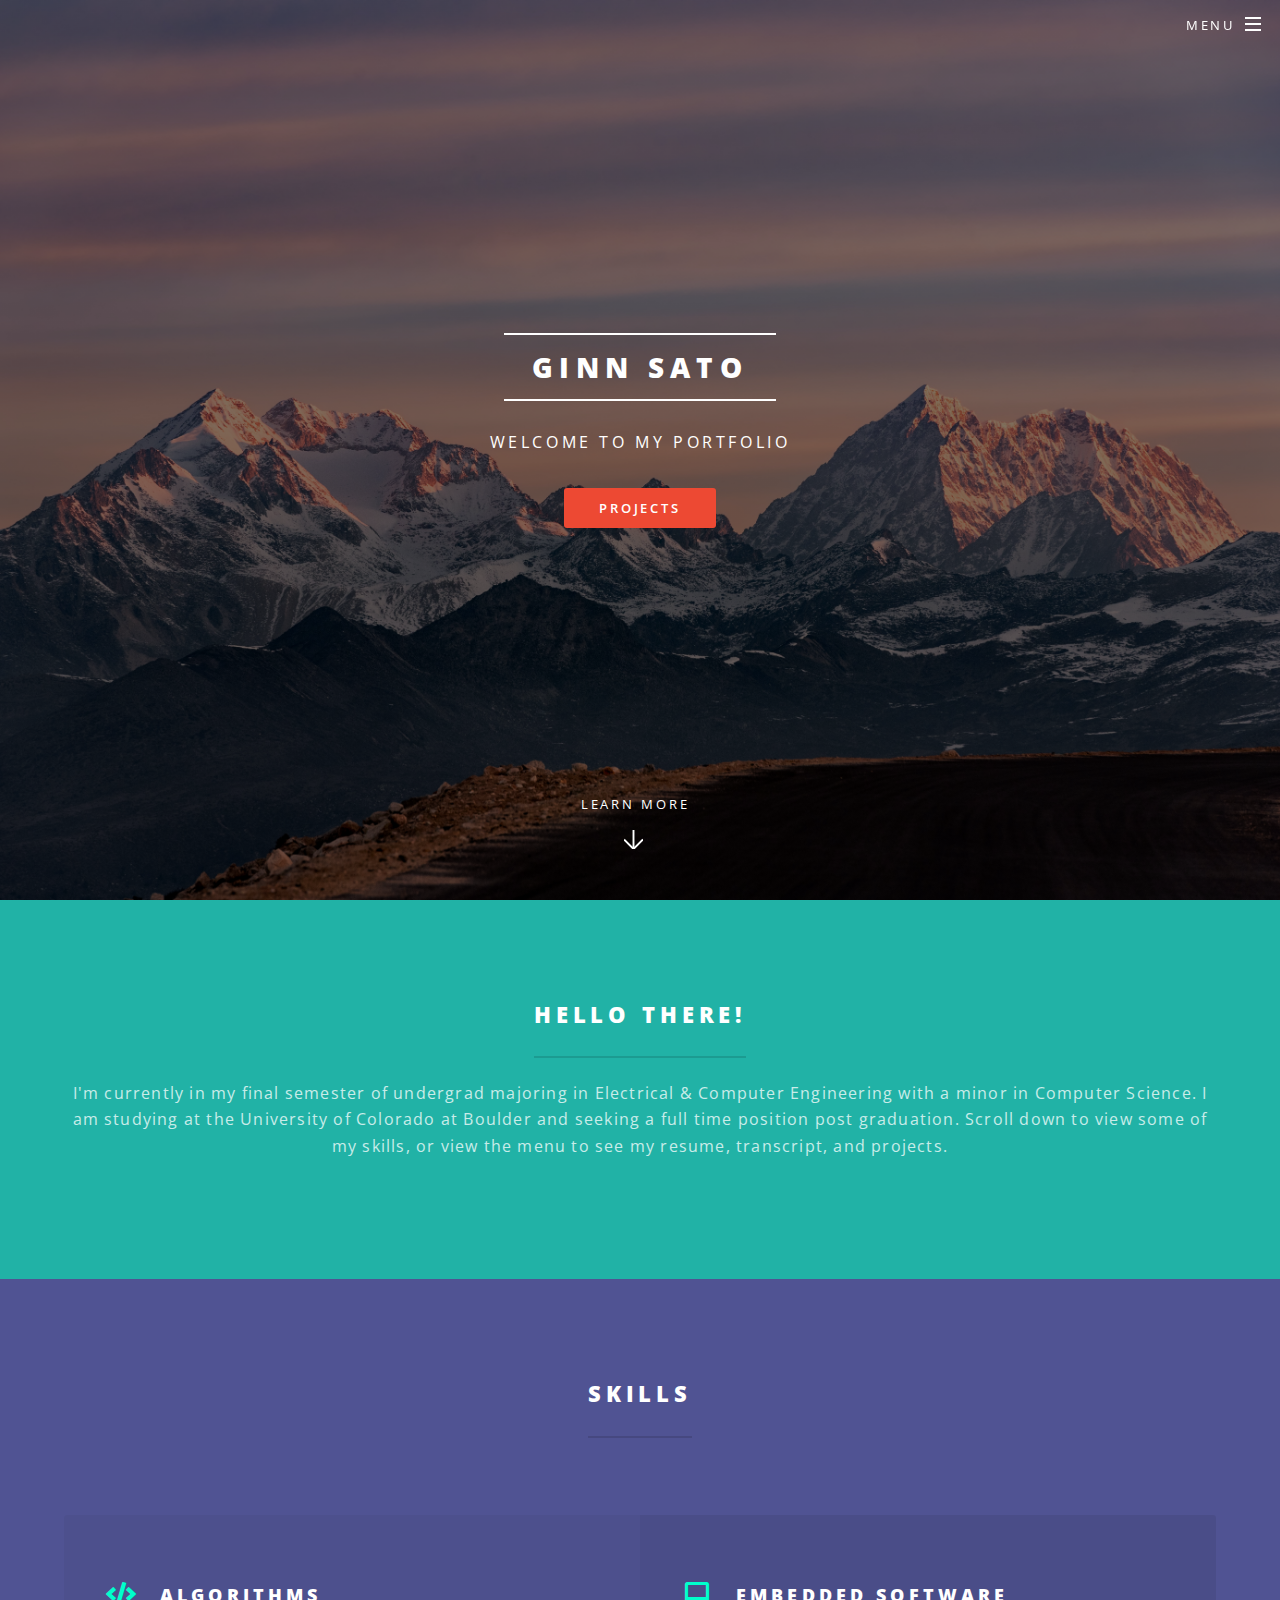
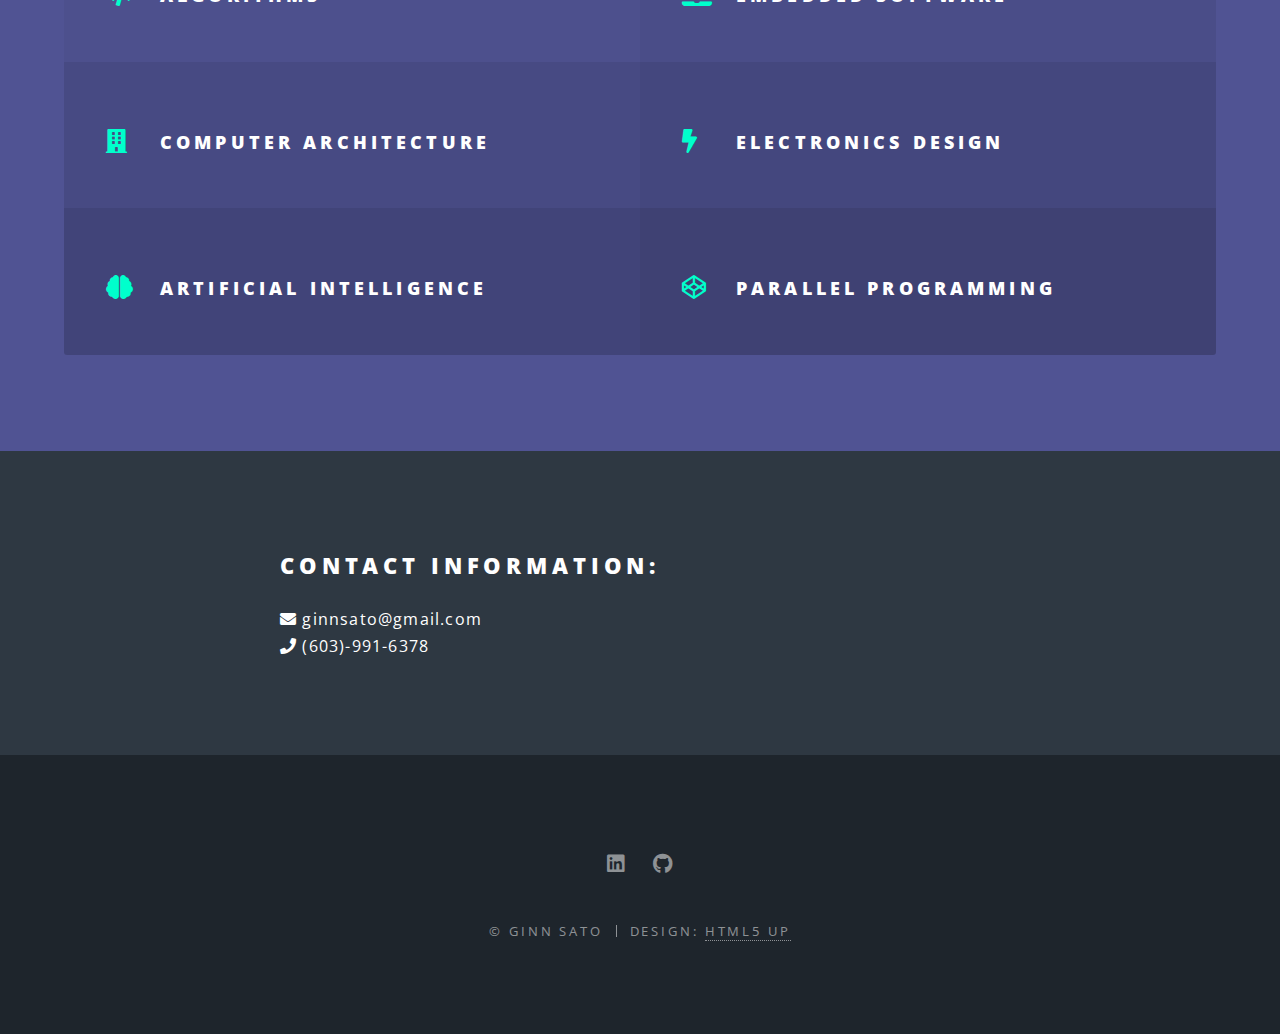
<file: index.html>
<!DOCTYPE HTML>
<!--
	Spectral by HTML5 UP
	html5up.net | @ajlkn
	Free for personal and commercial use under the CCA 3.0 license (html5up.net/license)
-->
<html>
	<head>
		<title>Ginn Sato</title>
		<meta charset="utf-8" />
		<meta name="viewport" content="width=device-width, initial-scale=1, user-scalable=no" />
		<link rel="stylesheet" href="assets/css/main.css" />
		<noscript><link rel="stylesheet" href="assets/css/noscript.css" /></noscript>
	</head>
	<body class="landing is-preload">

		<!-- Page Wrapper -->
			<div id="page-wrapper">

				<!-- Header -->
					<header id="header" class="alt">
						<h1><a href="index.html">Ginn Sato</a></h1>
						<nav id="nav">
							<ul>
								<li class="special">
									<a href="#menu" class="menuToggle"><span>Menu</span></a>
									<div id="menu">
										<ul>
											<li><a href="index.html">Home</a></li>
											<li><a href="resumetranscript.html">Resume and Transcript</a></li>
											<li><a href="projects.html">Projects</a></li>
										</ul>
									</div>
								</li>
							</ul>
						</nav>
					</header>

				<!-- Banner -->
					<section id="banner">
						<div class="inner">
							<h2>Ginn Sato</h2>
							<p>Welcome to my portfolio</p>
							<ul class="actions special">
								<li><a href="projects.html" class="button primary">Projects</a></li>
							</ul>
						</div>
						<a href="#one" class="more scrolly">Learn More</a>
					</section>

				<!-- One -->
					<section id="one" class="wrapper style1 special">
						<div class="inner">
							<header class="major">
								<h2>Hello There!</h2>
								<p>I'm currently in my final semester of undergrad majoring in Electrical & Computer Engineering 
									with a minor in Computer Science. I am studying at the University of Colorado at Boulder and seeking a full time position post graduation. Scroll down to view some of my skills, or view the menu to see my resume, transcript, and projects.
								</p>
							</header>
						</div>
					</section>

				

				<!-- Three -->
					<section id="three" class="wrapper style3 special">
						<div class="inner">
							<header class="major">
								<h2>Skills</h2>
								<p></p>
							</header>
							<ul class="features">
								<li class="icon solid fa-code">
									<h3>Algorithms</h3>
									
								</li>
								<li class="icon solid fa-laptop">
									<h3>Embedded Software</h3>
								</li>
								<li class="icon solid fa-building">
									<h3>Computer Architecture</h3>
								</li>
								<li class="icon solid fa-bolt">
									<h3>Electronics Design</h3>
								</li>
								<li class="icon solid fa-brain">
									<h3>Artificial Intelligence</h3>
								</li>
								<li class="icon brands fa-codepen">
									<h3>Parallel Programming</h3>
								</li>
							</ul>
						</div>
					</section>

				<!-- CTA -->
					<section id="cta" class="wrapper style4">
						<div class="inner">
							<header>
								<h2>Contact Information:</h2>
								<ul class="icons">
									<li><a class="icon solid fa-envelope"><span class="label">Email</span> ginnsato@gmail.com</a></li>
									<br>
									<li><a class="icon solid fa-phone"><span class="label">Email</span> (603)-991-6378</a></li>
								</ul>
								
							</header>
						</div>
					</section>

				<!-- Footer -->
					<footer id="footer">
						<ul class="icons">
							<li><a href="https://www.linkedin.com/in/ginn-sato-44a3a6234" target="_blank" class="icon brands fa-linkedin"><span class="label">LinkedIn</span></a></li>
							<li><a href="https://github.com/ginnsato" target="_blank" class="icon brands fa-github"><span class="label">GitHub</span></a></li>
						</ul>
						<ul class="copyright">
							<li>&copy; Ginn Sato</li><li>Design: <a href="http://html5up.net">HTML5 UP</a></li>
						</ul>
					</footer>

			</div>

		<!-- Scripts -->
			<script src="assets/js/jquery.min.js"></script>
			<script src="assets/js/jquery.scrollex.min.js"></script>
			<script src="assets/js/jquery.scrolly.min.js"></script>
			<script src="assets/js/browser.min.js"></script>
			<script src="assets/js/breakpoints.min.js"></script>
			<script src="assets/js/util.js"></script>
			<script src="assets/js/main.js"></script>

	</body>
</html>
</file>
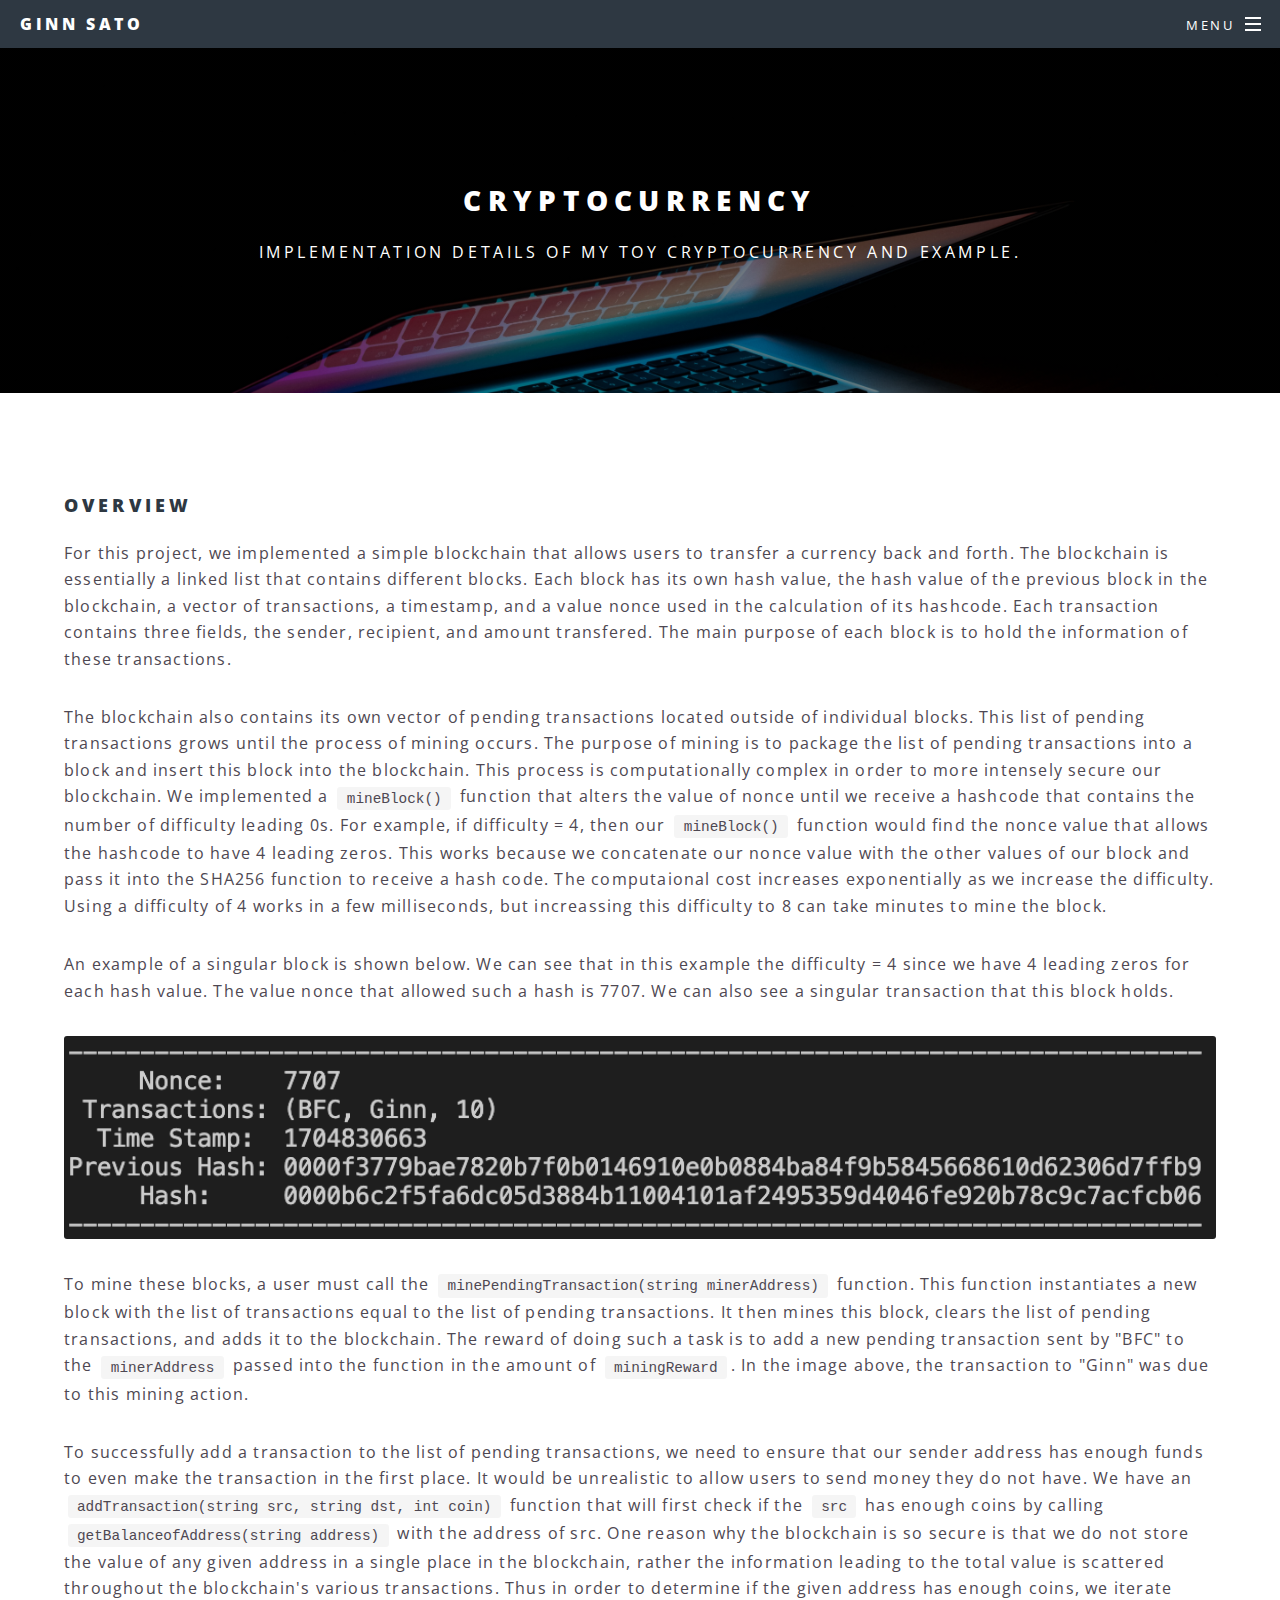
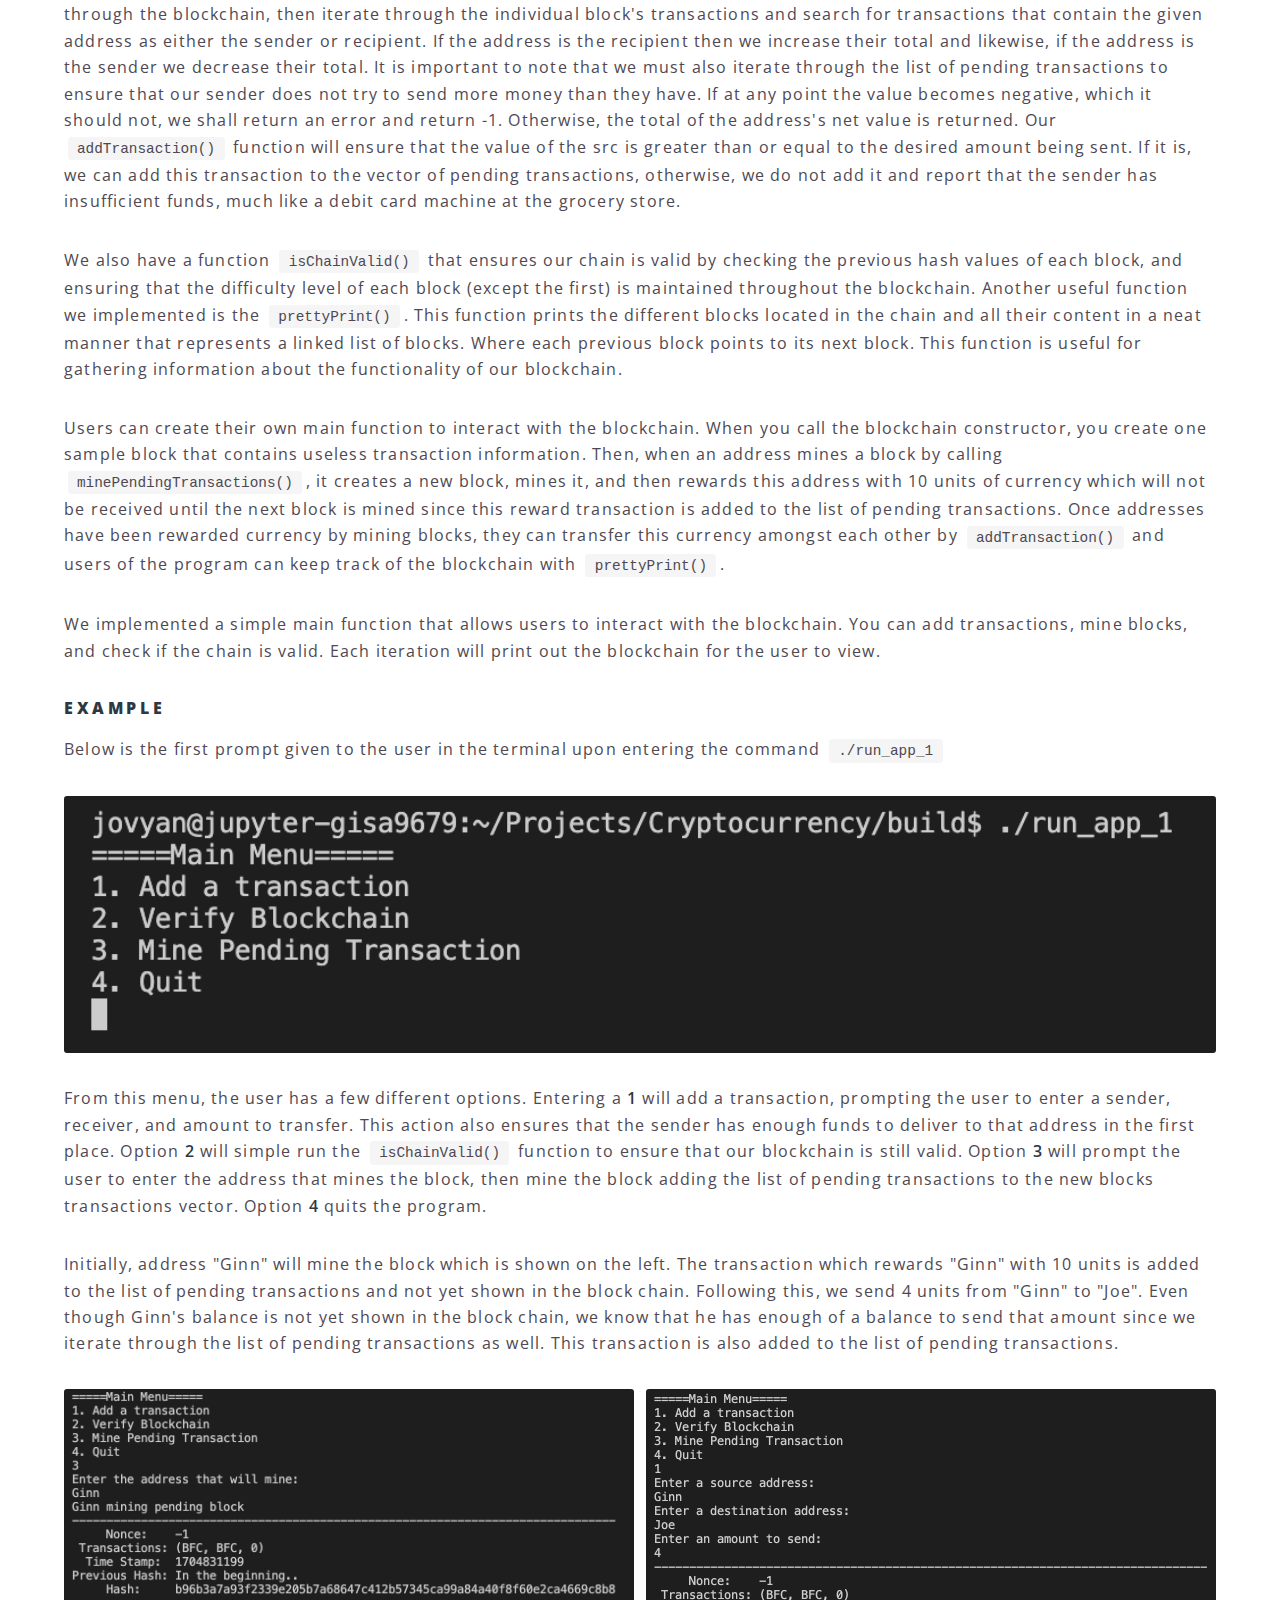
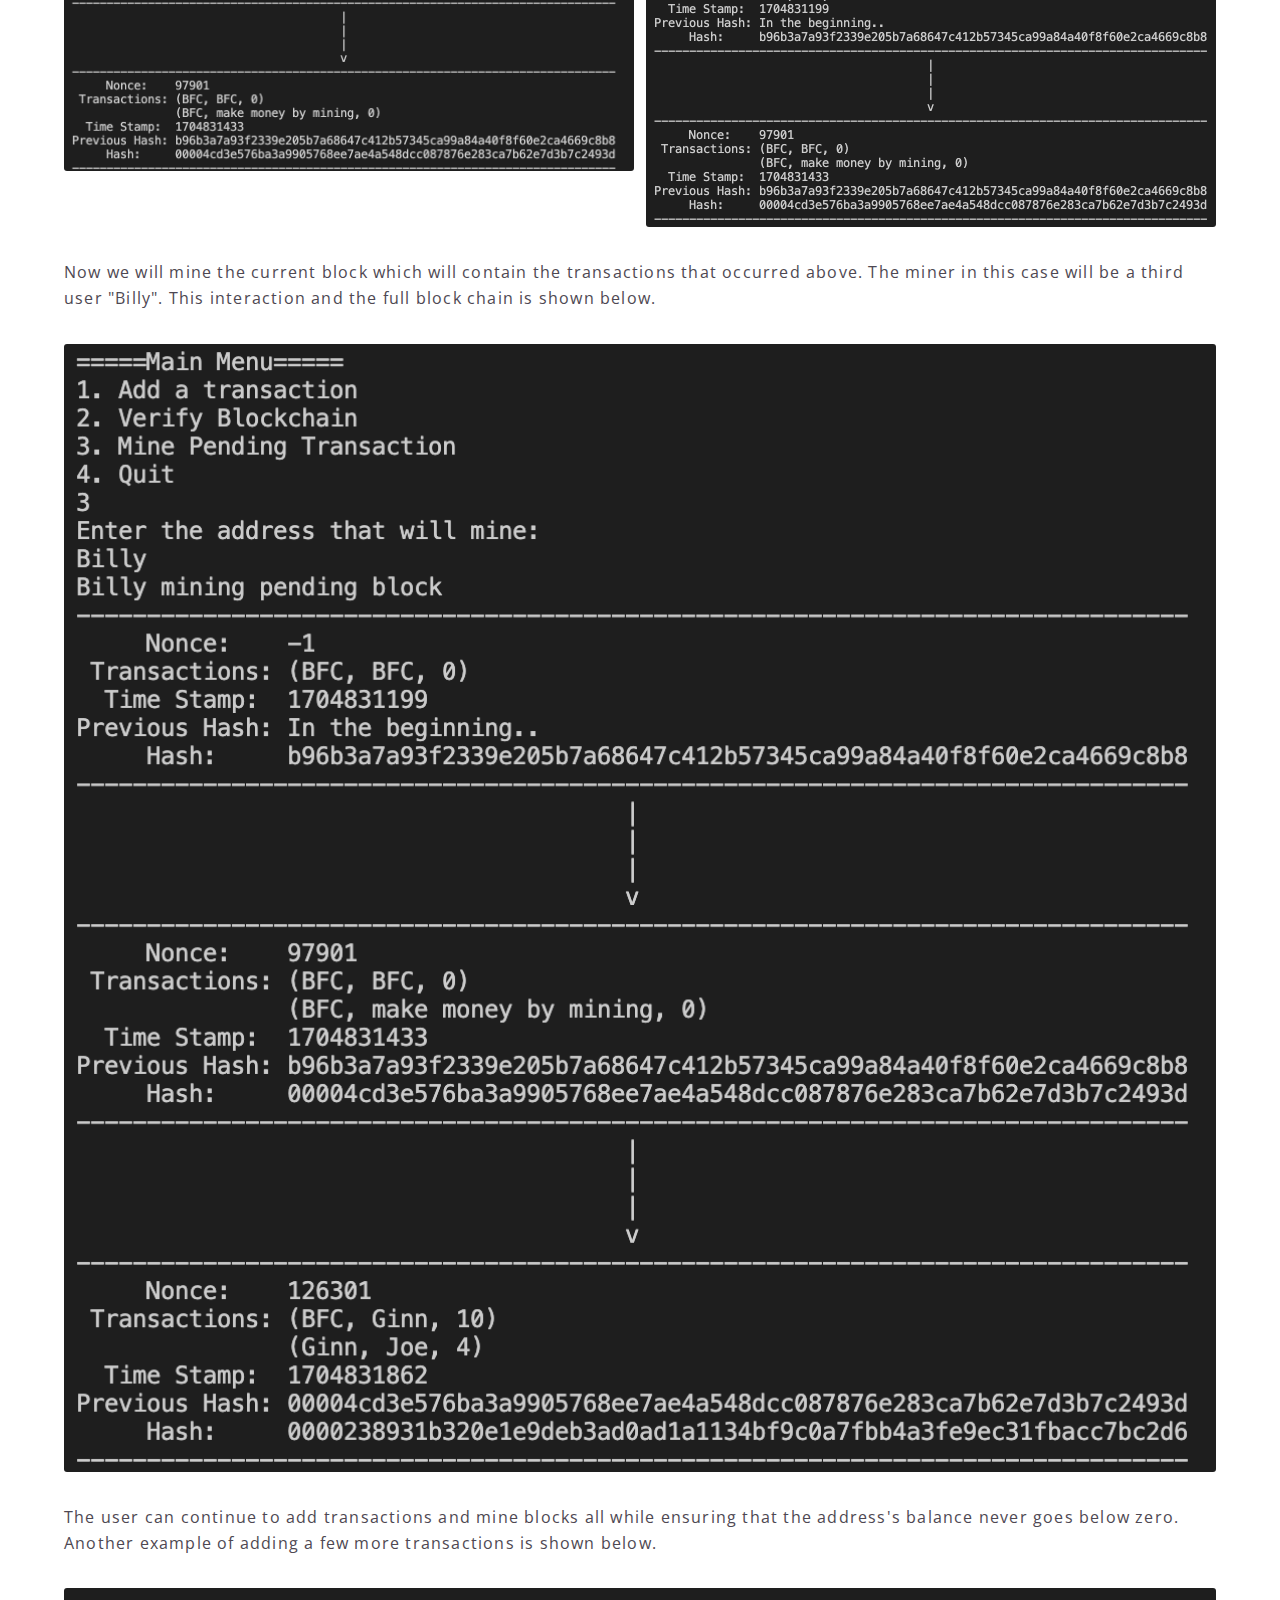
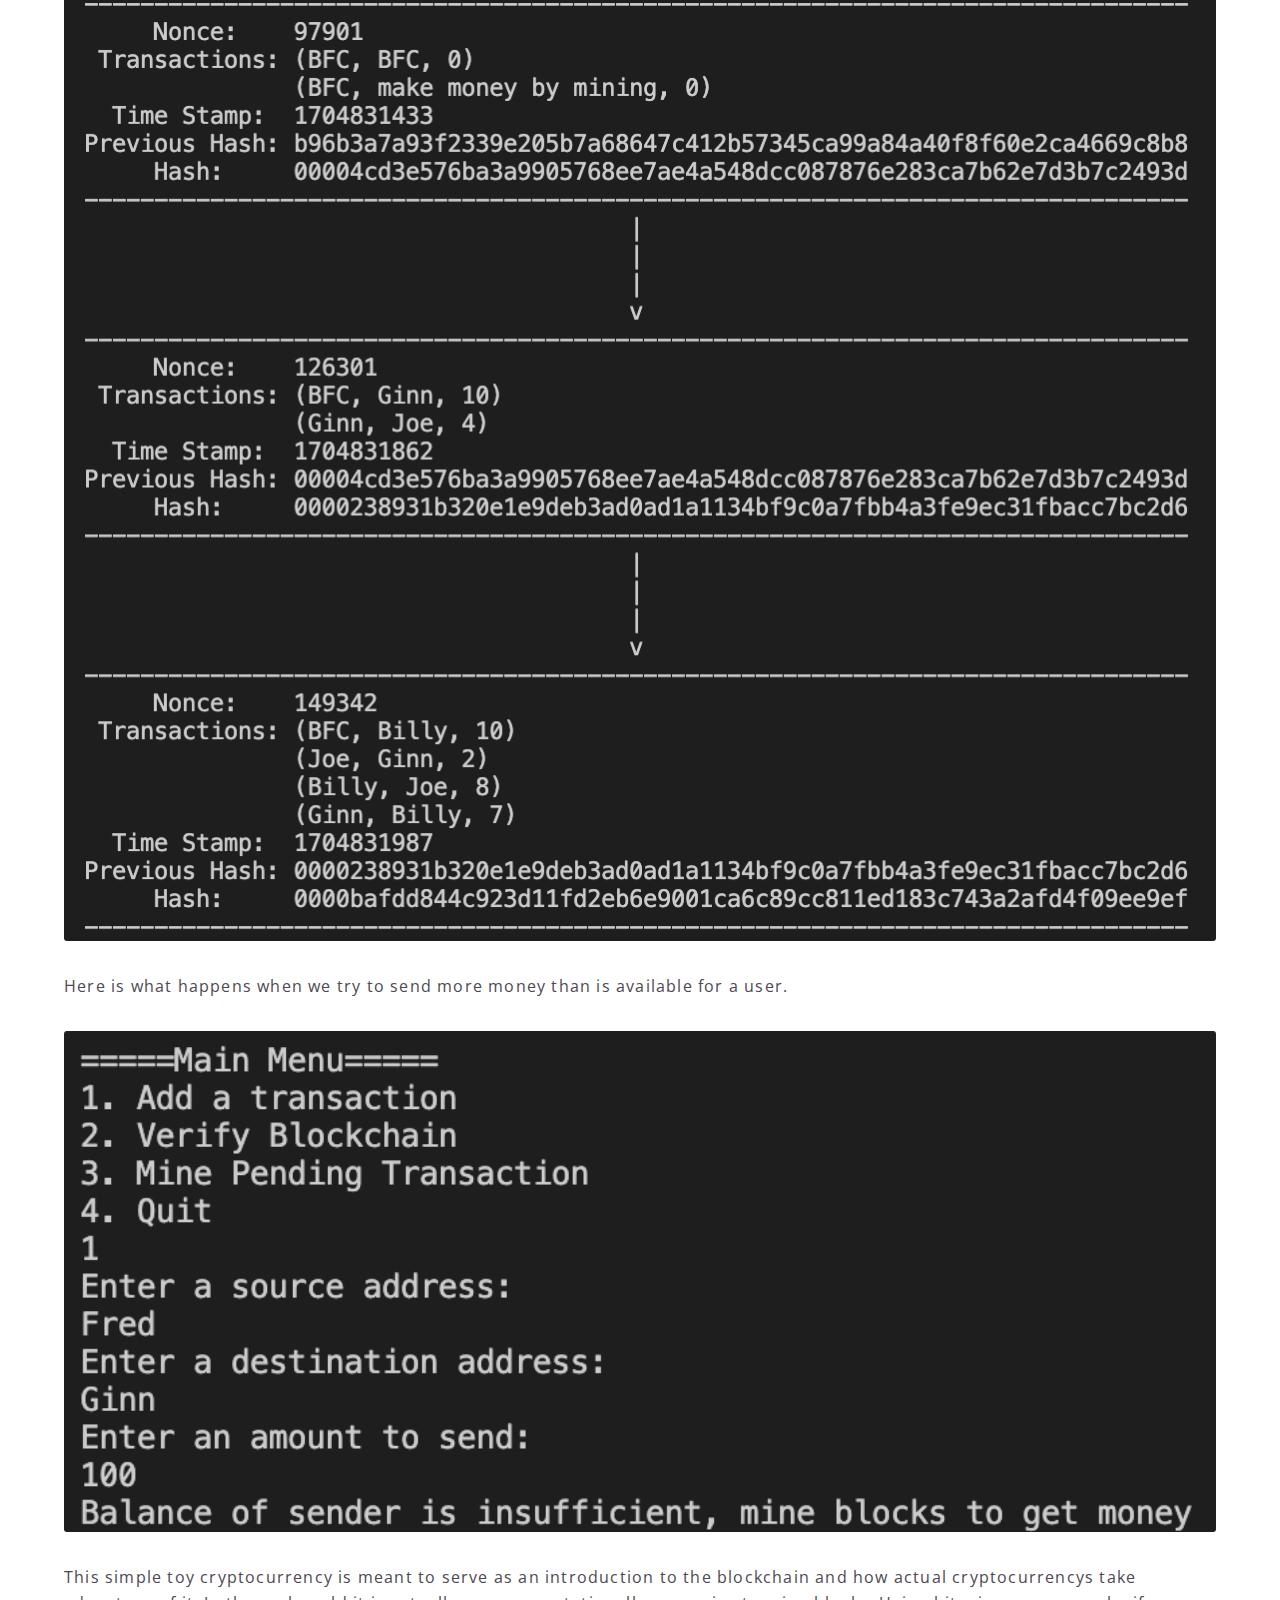
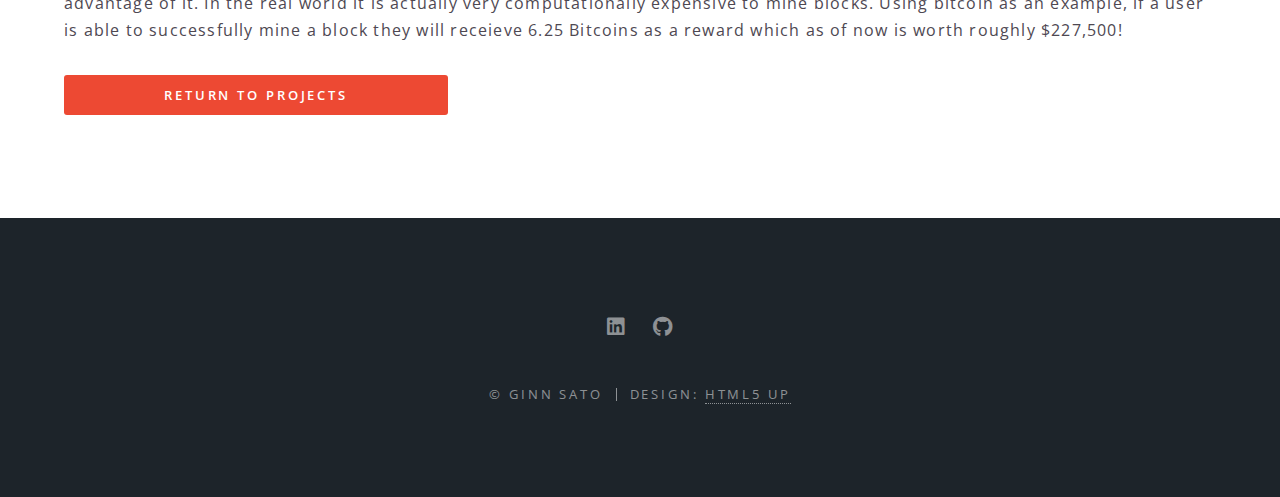
<file: crypto.html>
<!DOCTYPE HTML>
<!--
	Spectral by HTML5 UP
	html5up.net | @ajlkn
	Free for personal and commercial use under the CCA 3.0 license (html5up.net/license)
-->
<html>
	<head>
		<title>Ginn Sato</title>
		<meta charset="utf-8" />
		<meta name="viewport" content="width=device-width, initial-scale=1, user-scalable=no" />
		<link rel="stylesheet" href="assets/css/main.css" />
		<noscript><link rel="stylesheet" href="assets/css/noscript.css" /></noscript>
	</head>
	<body class="is-preload">

		<!-- Page Wrapper -->
			<div id="page-wrapper">

				<!-- Header -->
					<header id="header">
						<h1><a href="index.html">Ginn Sato</a></h1>
						<nav id="nav">
							<ul>
								<li class="special">
									<a href="#menu" class="menuToggle"><span>Menu</span></a>
									<div id="menu">
										<ul>
											<li><a href="index.html">Home</a></li>
											<li><a href="resumetranscript.html">Resume and Transcript</a></li>
											<li><a href="projects.html">Projects</a></li>
										</ul>
									</div>
								</li>
							</ul>
						</nav>
					</header>

				<!-- Main -->
					<article id="main">
						<header>
							<h2>Cryptocurrency</h2>
							<p>Implementation details of my toy cryptocurrency and example.</p>
						</header>
						<section class="wrapper style5">
							<div class="inner">

								<h3>Overview</h3>
								<p>For this project, we implemented a simple blockchain that allows users to transfer a currency back and forth. The blockchain is essentially a linked list that contains different blocks. Each block has its own hash value, the hash value of the previous block in the blockchain, a vector of transactions, a timestamp, and a value nonce used in the calculation of its hashcode.
									Each transaction contains three fields, the sender, recipient, and amount transfered. The main purpose of each block is to hold the information of these transactions.</p>
								
								<p>The blockchain also contains its own vector of pending transactions located outside of individual blocks. This list of pending transactions grows until the process of mining occurs. The purpose of mining is to package the list of pending transactions into a block and insert this block into the blockchain. This process is computationally complex in order to more intensely secure our blockchain. We implemented a <code>mineBlock()</code> function that alters the value of nonce until we receive a hashcode that contains the number of difficulty leading 0s. For example, if difficulty = 4, then our <code>mineBlock()</code> function would find the nonce value that allows the hashcode to have 4 leading zeros. This works because we concatenate our nonce value with the other values of our block and pass it into the SHA256 function to receive a hash code. The computaional cost increases exponentially as we increase the difficulty. Using a difficulty of 4 works in a few milliseconds, but increassing this difficulty to 8 can take minutes to mine the block.</p>


								<p>An example of a singular block is shown below. We can see that in this example the difficulty = 4 since we have 4 leading zeros for each hash value. The value nonce that allowed such a hash is 7707. We can also see a singular transaction that this block holds.</p>
								<div class="col-6"><span class="image fit"><img src="images/crypto/example01.png" alt="" /></span></div>

								<p>To mine these blocks, a user must call the <code>minePendingTransaction(string minerAddress)</code> function. This function instantiates a new block with the list of transactions equal to the list of pending transactions. It then mines this block, clears the list of pending transactions, and adds it to the blockchain. The reward of doing such a task is to add a new pending transaction sent by "BFC" to the <code>minerAddress</code> passed into the function in the amount of <code>miningReward</code>. In the image above, the transaction to "Ginn" was due to this mining action.</p>

								<p>To successfully add a transaction to the list of pending transactions, we need to ensure that our sender address has enough funds to even make the transaction in the first place. It would be unrealistic to allow users to send money they do not have. We have an <code>addTransaction(string src, string dst, int coin)</code> function that will first check if the <code>src</code> has enough coins by calling <code>getBalanceofAddress(string address)</code> with the address of src. One reason why the blockchain is so secure is that we do not store the value of any given address in a single place in the blockchain, rather the information leading to the total value is scattered throughout the blockchain's various transactions. Thus in order to determine if the given address has enough coins, we iterate through the blockchain, then iterate through the individual block's transactions and search for transactions that contain the given address as either the sender or recipient. If the address is the recipient then we increase their total and likewise, if the address is the sender we decrease their total. It is important to note that we must also iterate through the list of pending transactions to ensure that our sender does not try to send more money than they have. If at any point the value becomes negative, which it should not, we shall return an error and return -1. Otherwise, the total of the address's net value is returned. Our <code>addTransaction()</code> function will ensure that the value of the src is greater than or equal to the desired amount being sent. If it is, we can add this transaction to the vector of pending transactions, otherwise, we do not add it and report that the sender has insufficient funds, much like a debit card machine at the grocery store.</p>
								
								<p>We also have a function <code>isChainValid()</code> that ensures our chain is valid by checking the previous hash values of each block, and ensuring that the difficulty level of each block (except the first) is maintained throughout the blockchain.

									Another useful function we implemented is the <code>prettyPrint()</code>. This function prints the different blocks located in the chain and all their content in a neat manner that represents a linked list of blocks. Where each previous block points to its next block. This function is useful for gathering information about the functionality of our blockchain.</p>
								
								<p>Users can create their own main function to interact with the blockchain. When you call the blockchain constructor, you create one sample block that contains useless transaction information. Then, when an address mines a block by calling <code>minePendingTransactions()</code>, it creates a new block, mines it, and then rewards this address with 10 units of currency which will not be received until the next block is mined since this reward transaction is added to the list of pending transactions.

									Once addresses have been rewarded currency by mining blocks, they can transfer this currency amongst each other by <code>addTransaction()</code> and users of the program can keep track of the blockchain with <code>prettyPrint()</code>.</p>

								<p>We implemented a simple main function that allows users to interact with the blockchain. You can add transactions, mine blocks, and check if the chain is valid. Each iteration will print out the blockchain for the user to view.</p>


								<h4>Example</h4>

								<p>Below is the first prompt given to the user in the terminal upon entering the command <code>./run_app_1</code></p>
								<div class="col-6"><span class="image fit"><img src="images/crypto/example02.png" alt="" /></span></div>
								<p>From this menu, the user has a few different options. Entering a <b>1</b> will add a transaction, prompting the user to enter a sender, receiver, and amount to transfer. This action also ensures that the sender has enough funds to deliver to that address in the first place. Option <b>2</b> will simple run the <code>isChainValid()</code> function to ensure that our blockchain is still valid. Option <b>3</b> will prompt the user to enter the address that mines the block, then mine the block adding the list of pending transactions to the new blocks transactions vector. Option <b>4</b> quits the program.</p>
								
								<p> Initially, address "Ginn" will mine the block which is shown on the left. The transaction which rewards "Ginn" with 10 units is added to the list of pending transactions and not yet shown in the block chain. Following this, we send 4 units from "Ginn" to "Joe". Even though Ginn's balance is not yet shown in the block chain, we know that he has enough of a balance to send that amount since we iterate through the list of pending transactions as well. This transaction is also added to the list of pending transactions.</p>
								<div class="box alt">
									<div class="row gtr-50 gtr-uniform">
										<div class="col-6"><span class="image fit"><img src="images/crypto/example03.png" alt="" /></span></div>
										<div class="col-6"><span class="image fit"><img src="images/crypto/example04.png" alt="" /></span></div>
									</div>
								</div>


								<p>Now we will mine the current block which will contain the transactions that occurred above. The miner in this case will be a third user "Billy". This interaction and the full block chain is shown below.</p>

								<div class="col-6"><span class="image fit"><img src="images/crypto/example05.png" alt="" /></span></div>


								<p>The user can continue to add transactions and mine blocks all while ensuring that the address's balance never goes below zero. Another example of adding a few more transactions is shown below.</p>
							
								<div class="col-6"><span class="image fit"><img src="images/crypto/example06.png" alt="" /></span></div>


								<p>Here is what happens when we try to send more money than is available for a user.</p>

								<div class="col-6"><span class="image fit"><img src="images/crypto/example07.png" alt="" /></span></div>

								<p>This simple toy cryptocurrency is meant to serve as an introduction to the blockchain and how actual cryptocurrencys take advantage of it. In the real world it is actually very computationally expensive to mine blocks. Using bitcoin as an example, if a user is able to successfully mine a block they will receieve 6.25 Bitcoins as a reward which as of now is worth roughly $227,500!</p>
							
								<div class="actions">
                                    <ul class="actions stacked">
                                        <li><a href="projects.html" class="button primary fit">Return to projects</a></li>
                                    </ul>
                                </div>
							</div>
						</section>
					</article>

				<!-- Footer -->
				<footer id="footer">
					<ul class="icons">
						<li><a href="https://www.linkedin.com/in/ginn-sato-44a3a6234" target="_blank" class="icon brands fa-linkedin"><span class="label">LinkedIn</span></a></li>
						<li><a href="https://github.com/ginnsato" target="_blank" class="icon brands fa-github"><span class="label">GitHub</span></a></li>
					</ul>
					<ul class="copyright">
						<li>&copy; Ginn Sato</li><li>Design: <a href="http://html5up.net">HTML5 UP</a></li>
					</ul>
				</footer>

			</div>

		<!-- Scripts -->
			<script src="assets/js/jquery.min.js"></script>
			<script src="assets/js/jquery.scrollex.min.js"></script>
			<script src="assets/js/jquery.scrolly.min.js"></script>
			<script src="assets/js/browser.min.js"></script>
			<script src="assets/js/breakpoints.min.js"></script>
			<script src="assets/js/util.js"></script>
			<script src="assets/js/main.js"></script>

	</body>
</html>
</file>
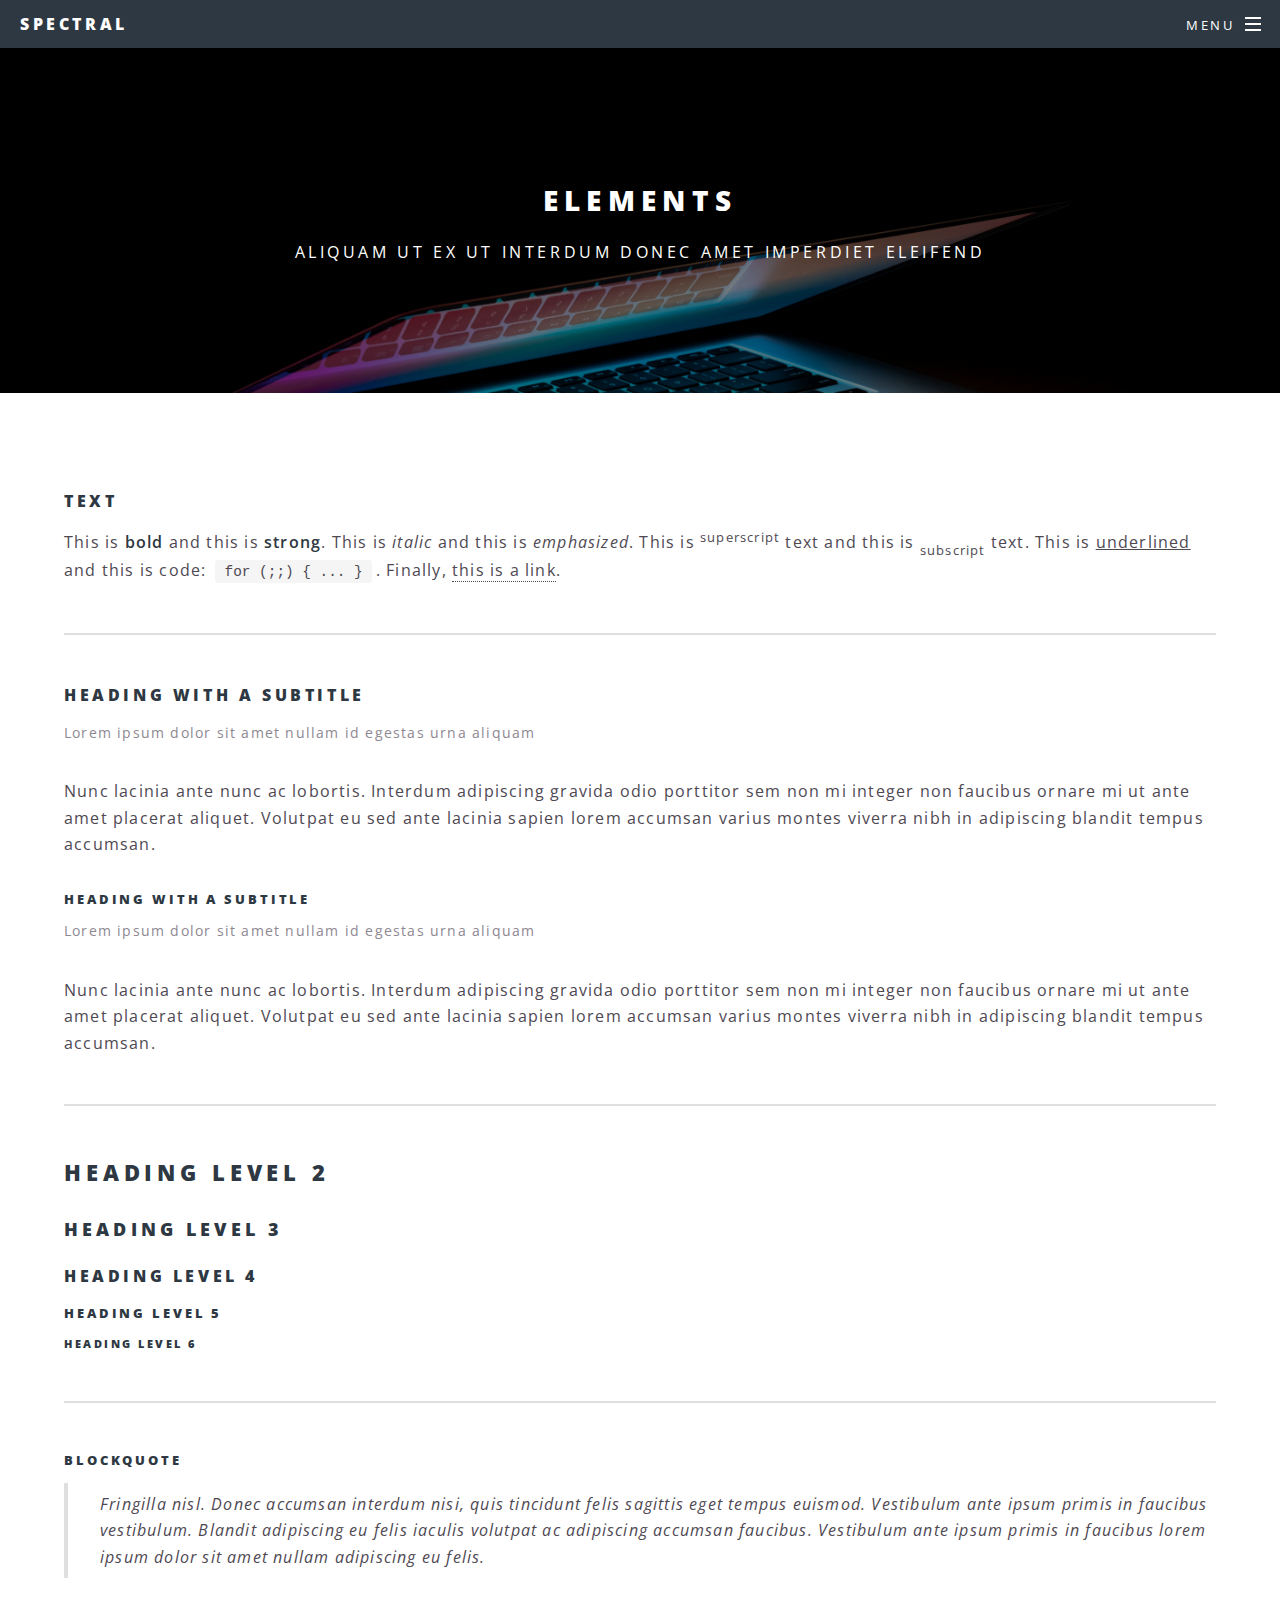
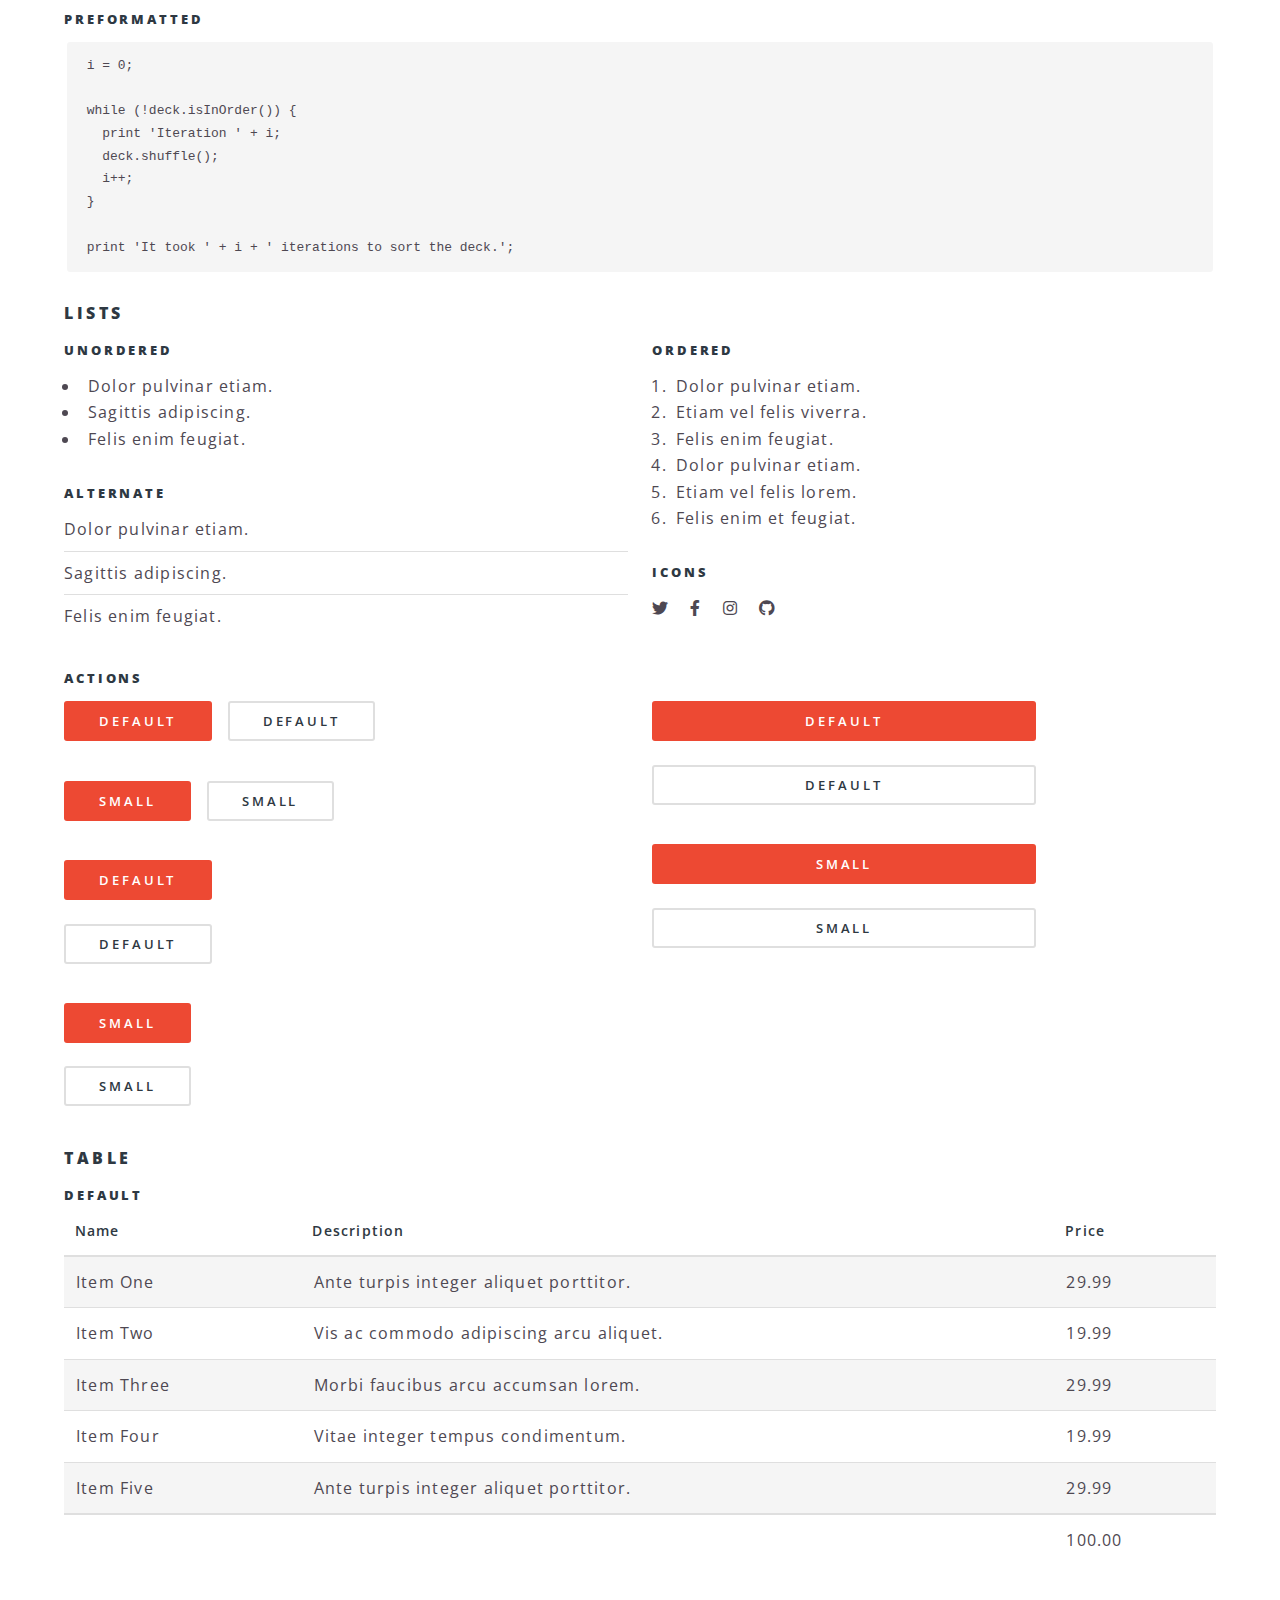
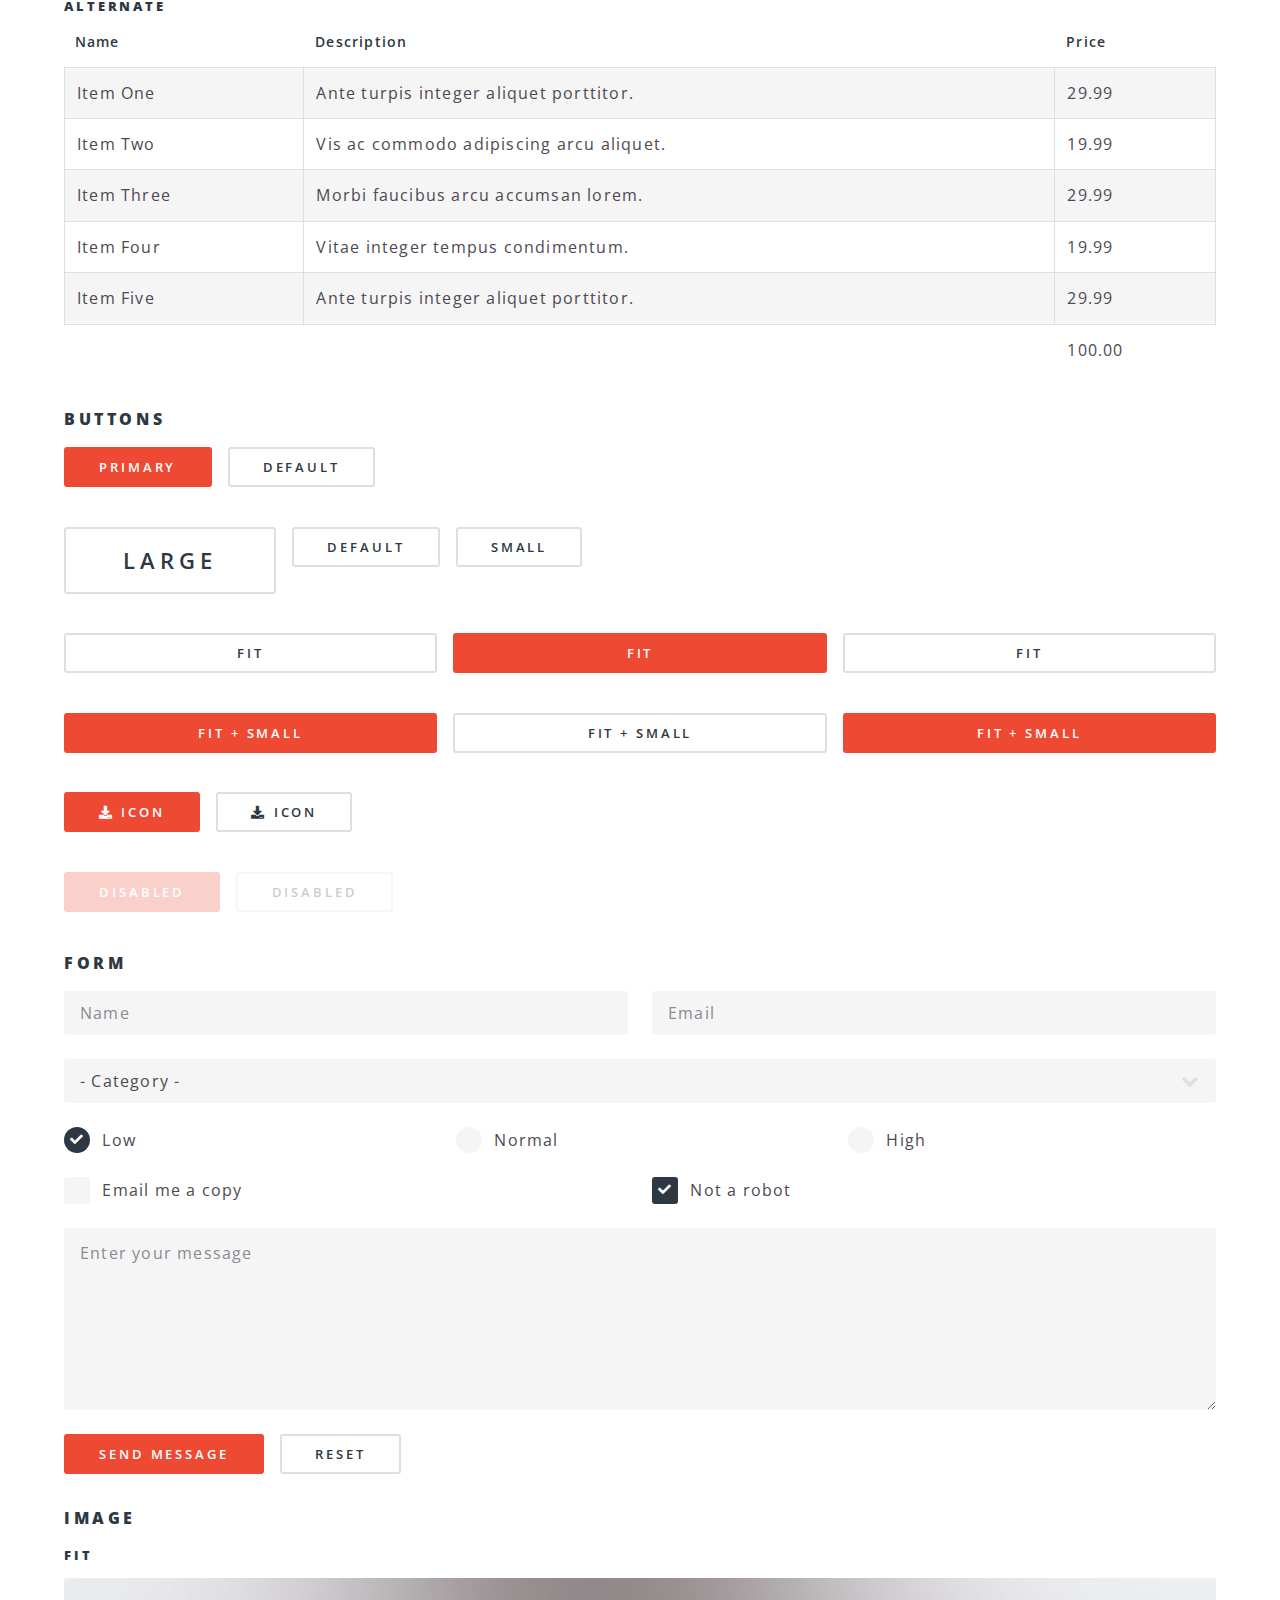
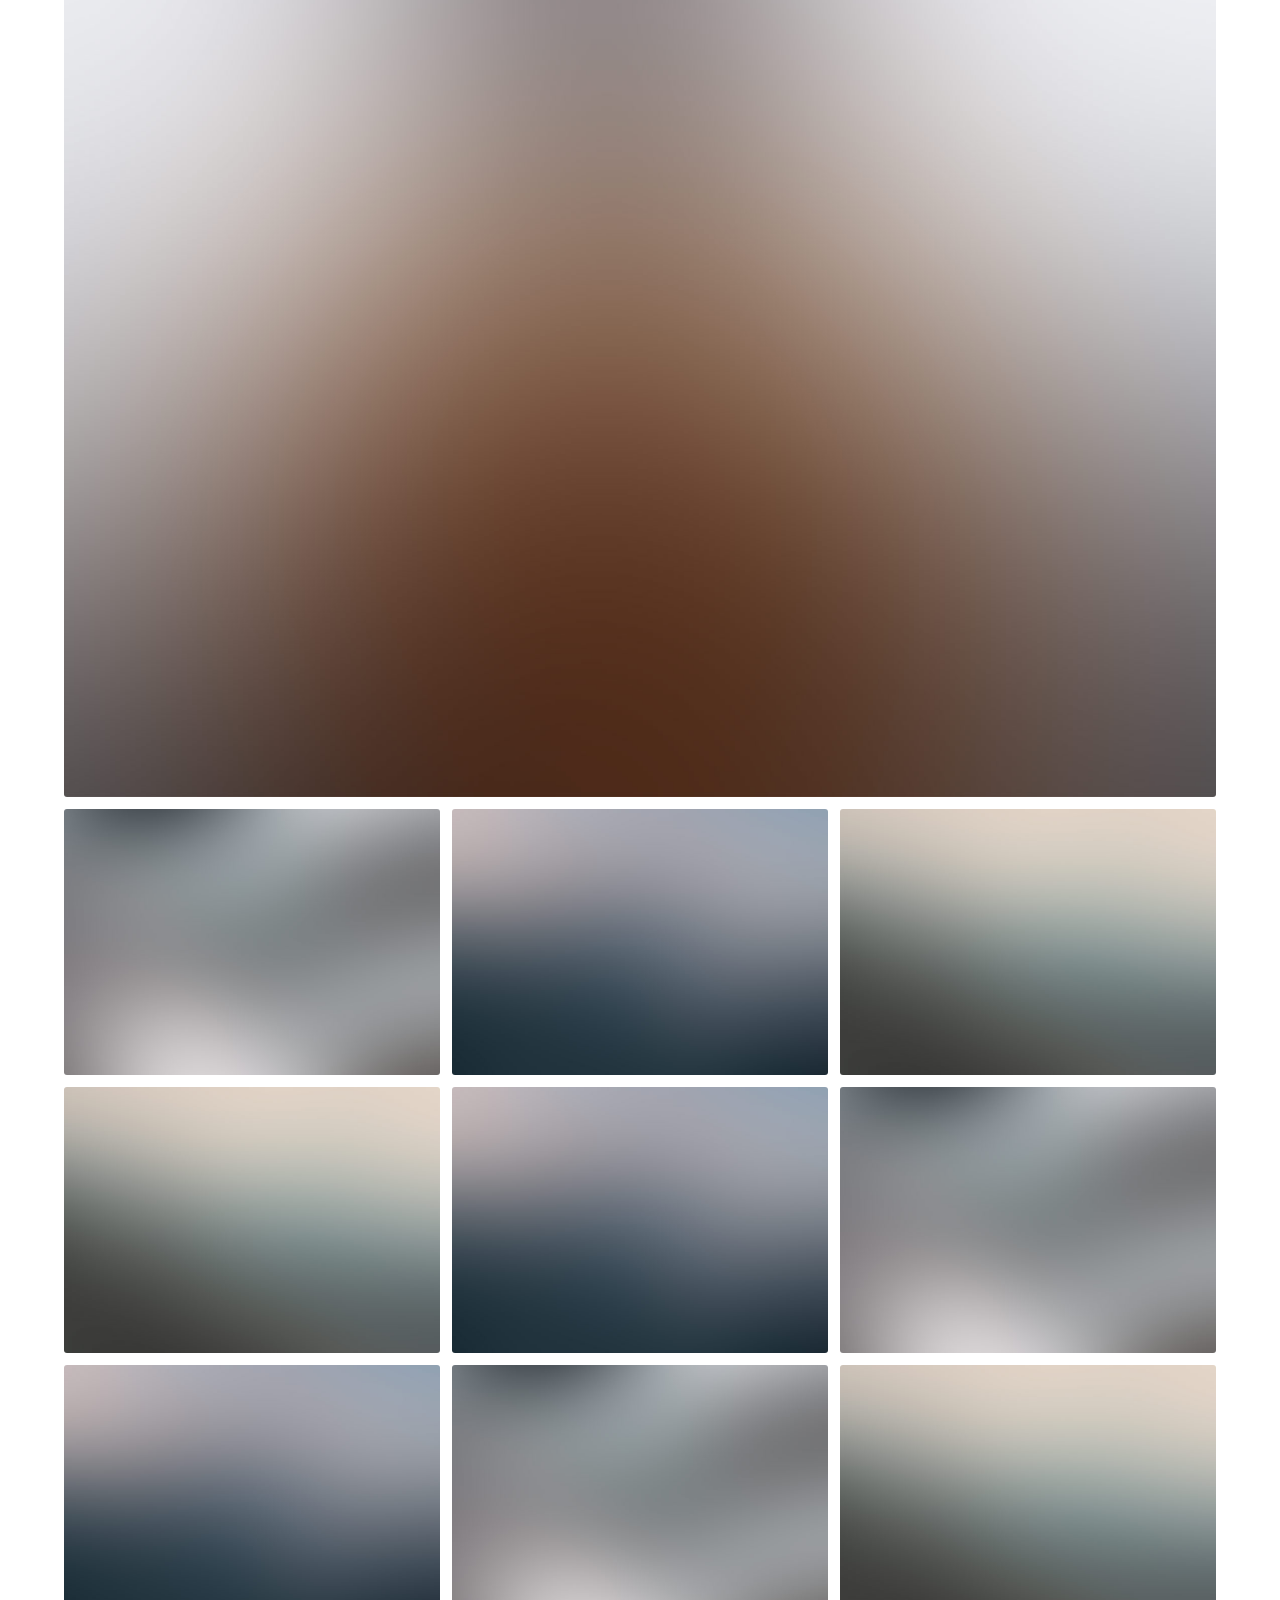
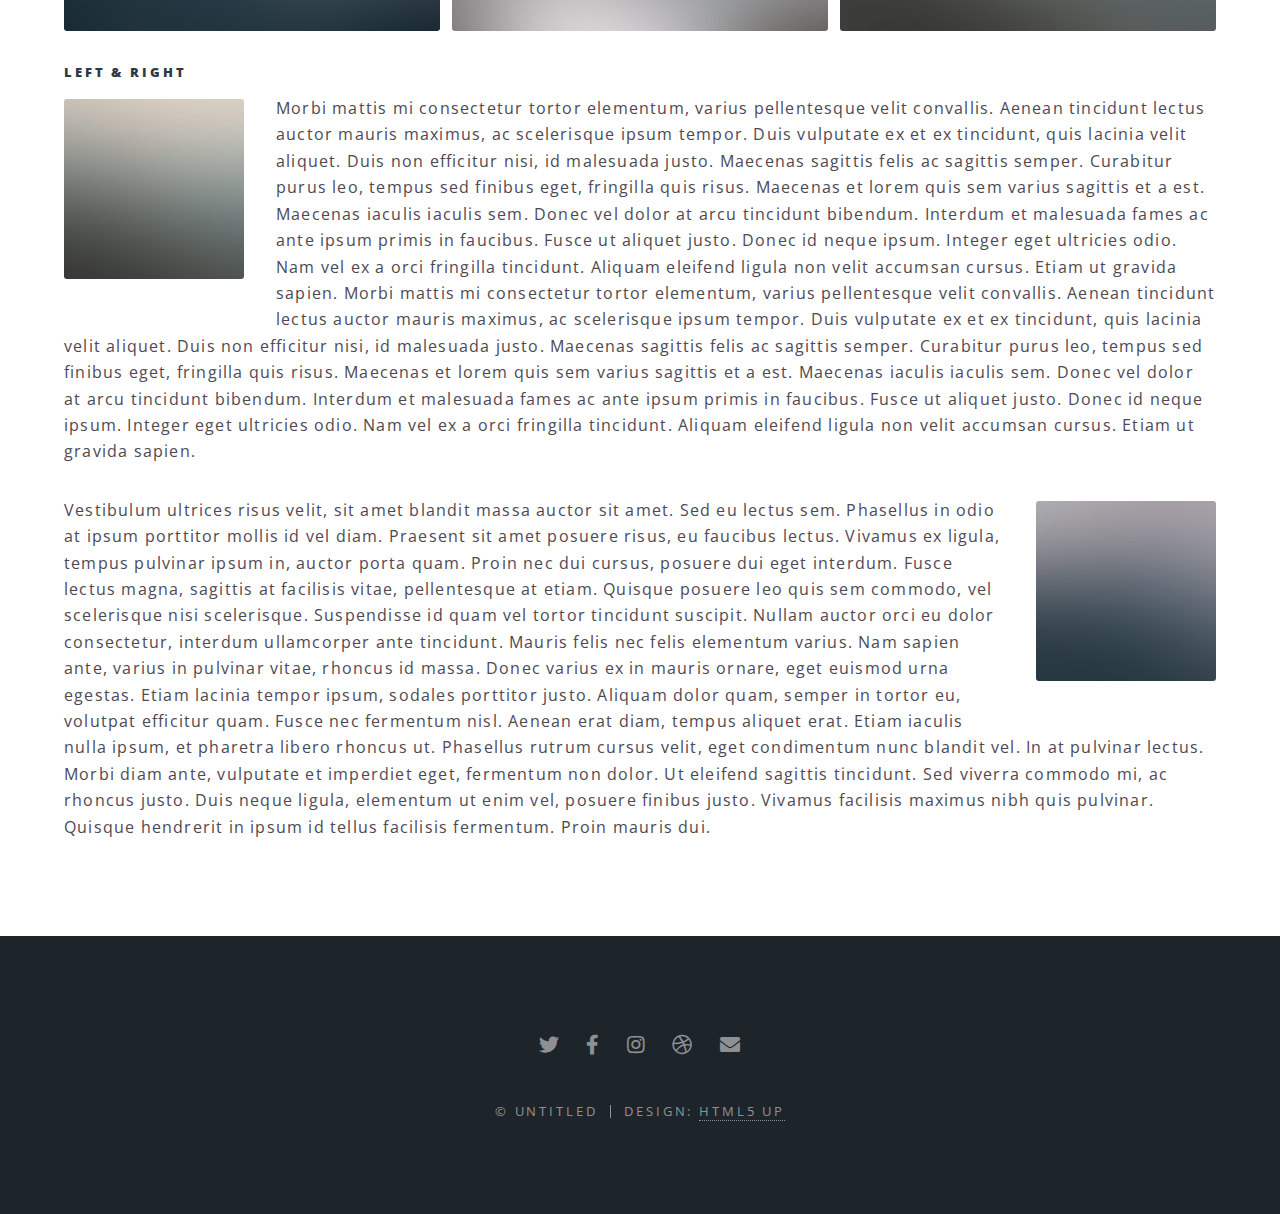
<file: elements.html>
<!DOCTYPE HTML>
<!--
	Spectral by HTML5 UP
	html5up.net | @ajlkn
	Free for personal and commercial use under the CCA 3.0 license (html5up.net/license)
-->
<html>
	<head>
		<title>Elements - Spectral by HTML5 UP</title>
		<meta charset="utf-8" />
		<meta name="viewport" content="width=device-width, initial-scale=1, user-scalable=no" />
		<link rel="stylesheet" href="assets/css/main.css" />
		<noscript><link rel="stylesheet" href="assets/css/noscript.css" /></noscript>
	</head>
	<body class="is-preload">

		<!-- Page Wrapper -->
			<div id="page-wrapper">

				<!-- Header -->
					<header id="header">
						<h1><a href="index.html">Spectral</a></h1>
						<nav id="nav">
							<ul>
								<li class="special">
									<a href="#menu" class="menuToggle"><span>Menu</span></a>
									<div id="menu">
										<ul>
											<li><a href="index.html">Home</a></li>
											<li><a href="resumetranscript.html">Resume and Transcript</a></li>
											<li><a href="projects.html">Projects</a></li>
											<li><a href="generic.html">Generic</a></li>
											<li><a href="elements.html">Elements</a></li>
										</ul>
									</div>
								</li>
							</ul>
						</nav>
					</header>

				<!-- Main -->
					<article id="main">
						<header>
							<h2>Elements</h2>
							<p>Aliquam ut ex ut interdum donec amet imperdiet eleifend</p>
						</header>
						<section class="wrapper style5">
							<div class="inner">

								<section>
									<h4>Text</h4>
									<p>This is <b>bold</b> and this is <strong>strong</strong>. This is <i>italic</i> and this is <em>emphasized</em>.
									This is <sup>superscript</sup> text and this is <sub>subscript</sub> text.
									This is <u>underlined</u> and this is code: <code>for (;;) { ... }</code>. Finally, <a href="#">this is a link</a>.</p>
									<hr />
									<header>
										<h4>Heading with a Subtitle</h4>
										<p>Lorem ipsum dolor sit amet nullam id egestas urna aliquam</p>
									</header>
									<p>Nunc lacinia ante nunc ac lobortis. Interdum adipiscing gravida odio porttitor sem non mi integer non faucibus ornare mi ut ante amet placerat aliquet. Volutpat eu sed ante lacinia sapien lorem accumsan varius montes viverra nibh in adipiscing blandit tempus accumsan.</p>
									<header>
										<h5>Heading with a Subtitle</h5>
										<p>Lorem ipsum dolor sit amet nullam id egestas urna aliquam</p>
									</header>
									<p>Nunc lacinia ante nunc ac lobortis. Interdum adipiscing gravida odio porttitor sem non mi integer non faucibus ornare mi ut ante amet placerat aliquet. Volutpat eu sed ante lacinia sapien lorem accumsan varius montes viverra nibh in adipiscing blandit tempus accumsan.</p>
									<hr />
									<h2>Heading Level 2</h2>
									<h3>Heading Level 3</h3>
									<h4>Heading Level 4</h4>
									<h5>Heading Level 5</h5>
									<h6>Heading Level 6</h6>
									<hr />
									<h5>Blockquote</h5>
									<blockquote>Fringilla nisl. Donec accumsan interdum nisi, quis tincidunt felis sagittis eget tempus euismod. Vestibulum ante ipsum primis in faucibus vestibulum. Blandit adipiscing eu felis iaculis volutpat ac adipiscing accumsan faucibus. Vestibulum ante ipsum primis in faucibus lorem ipsum dolor sit amet nullam adipiscing eu felis.</blockquote>
									<h5>Preformatted</h5>
									<pre><code>i = 0;

while (!deck.isInOrder()) {
  print 'Iteration ' + i;
  deck.shuffle();
  i++;
}

print 'It took ' + i + ' iterations to sort the deck.';</code></pre>
								</section>

								<section>
									<h4>Lists</h4>
									<div class="row">
										<div class="col-6 col-12-medium">
											<h5>Unordered</h5>
											<ul>
												<li>Dolor pulvinar etiam.</li>
												<li>Sagittis adipiscing.</li>
												<li>Felis enim feugiat.</li>
											</ul>
											<h5>Alternate</h5>
											<ul class="alt">
												<li>Dolor pulvinar etiam.</li>
												<li>Sagittis adipiscing.</li>
												<li>Felis enim feugiat.</li>
											</ul>
										</div>
										<div class="col-6 col-12-medium">
											<h5>Ordered</h5>
											<ol>
												<li>Dolor pulvinar etiam.</li>
												<li>Etiam vel felis viverra.</li>
												<li>Felis enim feugiat.</li>
												<li>Dolor pulvinar etiam.</li>
												<li>Etiam vel felis lorem.</li>
												<li>Felis enim et feugiat.</li>
											</ol>
											<h5>Icons</h5>
											<ul class="icons">
												<li><a href="#" class="icon brands fa-twitter"><span class="label">Twitter</span></a></li>
												<li><a href="#" class="icon brands fa-facebook-f"><span class="label">Facebook</span></a></li>
												<li><a href="#" class="icon brands fa-instagram"><span class="label">Instagram</span></a></li>
												<li><a href="#" class="icon brands fa-github"><span class="label">Github</span></a></li>
											</ul>
										</div>
									</div>
									<h5>Actions</h5>
									<div class="row">
										<div class="col-6 col-12-medium">
											<ul class="actions">
												<li><a href="#" class="button primary">Default</a></li>
												<li><a href="#" class="button">Default</a></li>
											</ul>
											<ul class="actions small">
												<li><a href="#" class="button primary small">Small</a></li>
												<li><a href="#" class="button small">Small</a></li>
											</ul>
											<ul class="actions stacked">
												<li><a href="#" class="button primary">Default</a></li>
												<li><a href="#" class="button">Default</a></li>
											</ul>
											<ul class="actions stacked">
												<li><a href="#" class="button primary small">Small</a></li>
												<li><a href="#" class="button small">Small</a></li>
											</ul>
										</div>
										<div class="col-6 col-12-medium">
											<ul class="actions stacked">
												<li><a href="#" class="button primary fit">Default</a></li>
												<li><a href="#" class="button fit">Default</a></li>
											</ul>
											<ul class="actions stacked">
												<li><a href="#" class="button primary small fit">Small</a></li>
												<li><a href="#" class="button small fit">Small</a></li>
											</ul>
										</div>
									</div>
								</section>

								<section>
									<h4>Table</h4>
									<h5>Default</h5>
									<div class="table-wrapper">
										<table>
											<thead>
												<tr>
													<th>Name</th>
													<th>Description</th>
													<th>Price</th>
												</tr>
											</thead>
											<tbody>
												<tr>
													<td>Item One</td>
													<td>Ante turpis integer aliquet porttitor.</td>
													<td>29.99</td>
												</tr>
												<tr>
													<td>Item Two</td>
													<td>Vis ac commodo adipiscing arcu aliquet.</td>
													<td>19.99</td>
												</tr>
												<tr>
													<td>Item Three</td>
													<td> Morbi faucibus arcu accumsan lorem.</td>
													<td>29.99</td>
												</tr>
												<tr>
													<td>Item Four</td>
													<td>Vitae integer tempus condimentum.</td>
													<td>19.99</td>
												</tr>
												<tr>
													<td>Item Five</td>
													<td>Ante turpis integer aliquet porttitor.</td>
													<td>29.99</td>
												</tr>
											</tbody>
											<tfoot>
												<tr>
													<td colspan="2"></td>
													<td>100.00</td>
												</tr>
											</tfoot>
										</table>
									</div>

									<h5>Alternate</h5>
									<div class="table-wrapper">
										<table class="alt">
											<thead>
												<tr>
													<th>Name</th>
													<th>Description</th>
													<th>Price</th>
												</tr>
											</thead>
											<tbody>
												<tr>
													<td>Item One</td>
													<td>Ante turpis integer aliquet porttitor.</td>
													<td>29.99</td>
												</tr>
												<tr>
													<td>Item Two</td>
													<td>Vis ac commodo adipiscing arcu aliquet.</td>
													<td>19.99</td>
												</tr>
												<tr>
													<td>Item Three</td>
													<td> Morbi faucibus arcu accumsan lorem.</td>
													<td>29.99</td>
												</tr>
												<tr>
													<td>Item Four</td>
													<td>Vitae integer tempus condimentum.</td>
													<td>19.99</td>
												</tr>
												<tr>
													<td>Item Five</td>
													<td>Ante turpis integer aliquet porttitor.</td>
													<td>29.99</td>
												</tr>
											</tbody>
											<tfoot>
												<tr>
													<td colspan="2"></td>
													<td>100.00</td>
												</tr>
											</tfoot>
										</table>
									</div>
								</section>

								<section>
									<h4>Buttons</h4>
									<ul class="actions">
										<li><a href="#" class="button primary">Primary</a></li>
										<li><a href="#" class="button">Default</a></li>
									</ul>
									<ul class="actions">
										<li><a href="#" class="button large">Large</a></li>
										<li><a href="#" class="button">Default</a></li>
										<li><a href="#" class="button small">Small</a></li>
									</ul>
									<ul class="actions fit">
										<li><a href="#" class="button fit">Fit</a></li>
										<li><a href="#" class="button primary fit">Fit</a></li>
										<li><a href="#" class="button fit">Fit</a></li>
									</ul>
									<ul class="actions fit small">
										<li><a href="#" class="button primary fit small">Fit + Small</a></li>
										<li><a href="#" class="button fit small">Fit + Small</a></li>
										<li><a href="#" class="button primary fit small">Fit + Small</a></li>
									</ul>
									<ul class="actions">
										<li><a href="#" class="button primary icon solid fa-download">Icon</a></li>
										<li><a href="#" class="button icon solid fa-download">Icon</a></li>
									</ul>
									<ul class="actions">
										<li><span class="button primary disabled">Disabled</span></li>
										<li><span class="button disabled">Disabled</span></li>
									</ul>
								</section>

								<section>
									<h4>Form</h4>
									<form method="post" action="#">
										<div class="row gtr-uniform">
											<div class="col-6 col-12-xsmall">
												<input type="text" name="demo-name" id="demo-name" value="" placeholder="Name" />
											</div>
											<div class="col-6 col-12-xsmall">
												<input type="email" name="demo-email" id="demo-email" value="" placeholder="Email" />
											</div>
											<div class="col-12">
												<select name="demo-category" id="demo-category">
													<option value="">- Category -</option>
													<option value="1">Manufacturing</option>
													<option value="1">Shipping</option>
													<option value="1">Administration</option>
													<option value="1">Human Resources</option>
												</select>
											</div>
											<div class="col-4 col-12-small">
												<input type="radio" id="demo-priority-low" name="demo-priority" checked>
												<label for="demo-priority-low">Low</label>
											</div>
											<div class="col-4 col-12-small">
												<input type="radio" id="demo-priority-normal" name="demo-priority">
												<label for="demo-priority-normal">Normal</label>
											</div>
											<div class="col-4 col-12-small">
												<input type="radio" id="demo-priority-high" name="demo-priority">
												<label for="demo-priority-high">High</label>
											</div>
											<div class="col-6 col-12-small">
												<input type="checkbox" id="demo-copy" name="demo-copy">
												<label for="demo-copy">Email me a copy</label>
											</div>
											<div class="col-6 col-12-small">
												<input type="checkbox" id="demo-human" name="demo-human" checked>
												<label for="demo-human">Not a robot</label>
											</div>
											<div class="col-12">
												<textarea name="demo-message" id="demo-message" placeholder="Enter your message" rows="6"></textarea>
											</div>
											<div class="col-12">
												<ul class="actions">
													<li><input type="submit" value="Send Message" class="primary" /></li>
													<li><input type="reset" value="Reset" /></li>
												</ul>
											</div>
										</div>
									</form>
								</section>

								<section>
									<h4>Image</h4>
									<h5>Fit</h5>
									<div class="box alt">
										<div class="row gtr-50 gtr-uniform">
											<div class="col-12"><span class="image fit"><img src="images/banner.jpg" alt="" /></span></div>
											<div class="col-4"><span class="image fit"><img src="images/pic01.jpg" alt="" /></span></div>
											<div class="col-4"><span class="image fit"><img src="images/pic02.jpg" alt="" /></span></div>
											<div class="col-4"><span class="image fit"><img src="images/pic03.jpg" alt="" /></span></div>
											<div class="col-4"><span class="image fit"><img src="images/pic03.jpg" alt="" /></span></div>
											<div class="col-4"><span class="image fit"><img src="images/pic02.jpg" alt="" /></span></div>
											<div class="col-4"><span class="image fit"><img src="images/pic01.jpg" alt="" /></span></div>
											<div class="col-4"><span class="image fit"><img src="images/pic02.jpg" alt="" /></span></div>
											<div class="col-4"><span class="image fit"><img src="images/pic01.jpg" alt="" /></span></div>
											<div class="col-4"><span class="image fit"><img src="images/pic03.jpg" alt="" /></span></div>
										</div>
									</div>
									<h5>Left &amp; Right</h5>
									<p><span class="image left"><img src="images/pic04.jpg" alt="" /></span>Morbi mattis mi consectetur tortor elementum, varius pellentesque velit convallis. Aenean tincidunt lectus auctor mauris maximus, ac scelerisque ipsum tempor. Duis vulputate ex et ex tincidunt, quis lacinia velit aliquet. Duis non efficitur nisi, id malesuada justo. Maecenas sagittis felis ac sagittis semper. Curabitur purus leo, tempus sed finibus eget, fringilla quis risus. Maecenas et lorem quis sem varius sagittis et a est. Maecenas iaculis iaculis sem. Donec vel dolor at arcu tincidunt bibendum. Interdum et malesuada fames ac ante ipsum primis in faucibus. Fusce ut aliquet justo. Donec id neque ipsum. Integer eget ultricies odio. Nam vel ex a orci fringilla tincidunt. Aliquam eleifend ligula non velit accumsan cursus. Etiam ut gravida sapien. Morbi mattis mi consectetur tortor elementum, varius pellentesque velit convallis. Aenean tincidunt lectus auctor mauris maximus, ac scelerisque ipsum tempor. Duis vulputate ex et ex tincidunt, quis lacinia velit aliquet. Duis non efficitur nisi, id malesuada justo. Maecenas sagittis felis ac sagittis semper. Curabitur purus leo, tempus sed finibus eget, fringilla quis risus. Maecenas et lorem quis sem varius sagittis et a est. Maecenas iaculis iaculis sem. Donec vel dolor at arcu tincidunt bibendum. Interdum et malesuada fames ac ante ipsum primis in faucibus. Fusce ut aliquet justo. Donec id neque ipsum. Integer eget ultricies odio. Nam vel ex a orci fringilla tincidunt. Aliquam eleifend ligula non velit accumsan cursus. Etiam ut gravida sapien.</p>
									<p><span class="image right"><img src="images/pic05.jpg" alt="" /></span>Vestibulum ultrices risus velit, sit amet blandit massa auctor sit amet. Sed eu lectus sem. Phasellus in odio at ipsum porttitor mollis id vel diam. Praesent sit amet posuere risus, eu faucibus lectus. Vivamus ex ligula, tempus pulvinar ipsum in, auctor porta quam. Proin nec dui cursus, posuere dui eget interdum. Fusce lectus magna, sagittis at facilisis vitae, pellentesque at etiam. Quisque posuere leo quis sem commodo, vel scelerisque nisi scelerisque. Suspendisse id quam vel tortor tincidunt suscipit. Nullam auctor orci eu dolor consectetur, interdum ullamcorper ante tincidunt. Mauris felis nec felis elementum varius. Nam sapien ante, varius in pulvinar vitae, rhoncus id massa. Donec varius ex in mauris ornare, eget euismod urna egestas. Etiam lacinia tempor ipsum, sodales porttitor justo. Aliquam dolor quam, semper in tortor eu, volutpat efficitur quam. Fusce nec fermentum nisl. Aenean erat diam, tempus aliquet erat. Etiam iaculis nulla ipsum, et pharetra libero rhoncus ut. Phasellus rutrum cursus velit, eget condimentum nunc blandit vel. In at pulvinar lectus. Morbi diam ante, vulputate et imperdiet eget, fermentum non dolor. Ut eleifend sagittis tincidunt. Sed viverra commodo mi, ac rhoncus justo. Duis neque ligula, elementum ut enim vel, posuere finibus justo. Vivamus facilisis maximus nibh quis pulvinar. Quisque hendrerit in ipsum id tellus facilisis fermentum. Proin mauris dui.</p>
								</section>

							</div>
						</section>
					</article>

				<!-- Footer -->
					<footer id="footer">
						<ul class="icons">
							<li><a href="#" class="icon brands fa-twitter"><span class="label">Twitter</span></a></li>
							<li><a href="#" class="icon brands fa-facebook-f"><span class="label">Facebook</span></a></li>
							<li><a href="#" class="icon brands fa-instagram"><span class="label">Instagram</span></a></li>
							<li><a href="#" class="icon brands fa-dribbble"><span class="label">Dribbble</span></a></li>
							<li><a href="#" class="icon solid fa-envelope"><span class="label">Email</span></a></li>
						</ul>
						<ul class="copyright">
							<li>&copy; Untitled</li><li>Design: <a href="http://html5up.net">HTML5 UP</a></li>
						</ul>
					</footer>

			</div>

		<!-- Scripts -->
			<script src="assets/js/jquery.min.js"></script>
			<script src="assets/js/jquery.scrollex.min.js"></script>
			<script src="assets/js/jquery.scrolly.min.js"></script>
			<script src="assets/js/browser.min.js"></script>
			<script src="assets/js/breakpoints.min.js"></script>
			<script src="assets/js/util.js"></script>
			<script src="assets/js/main.js"></script>

	</body>
</html>
</file>
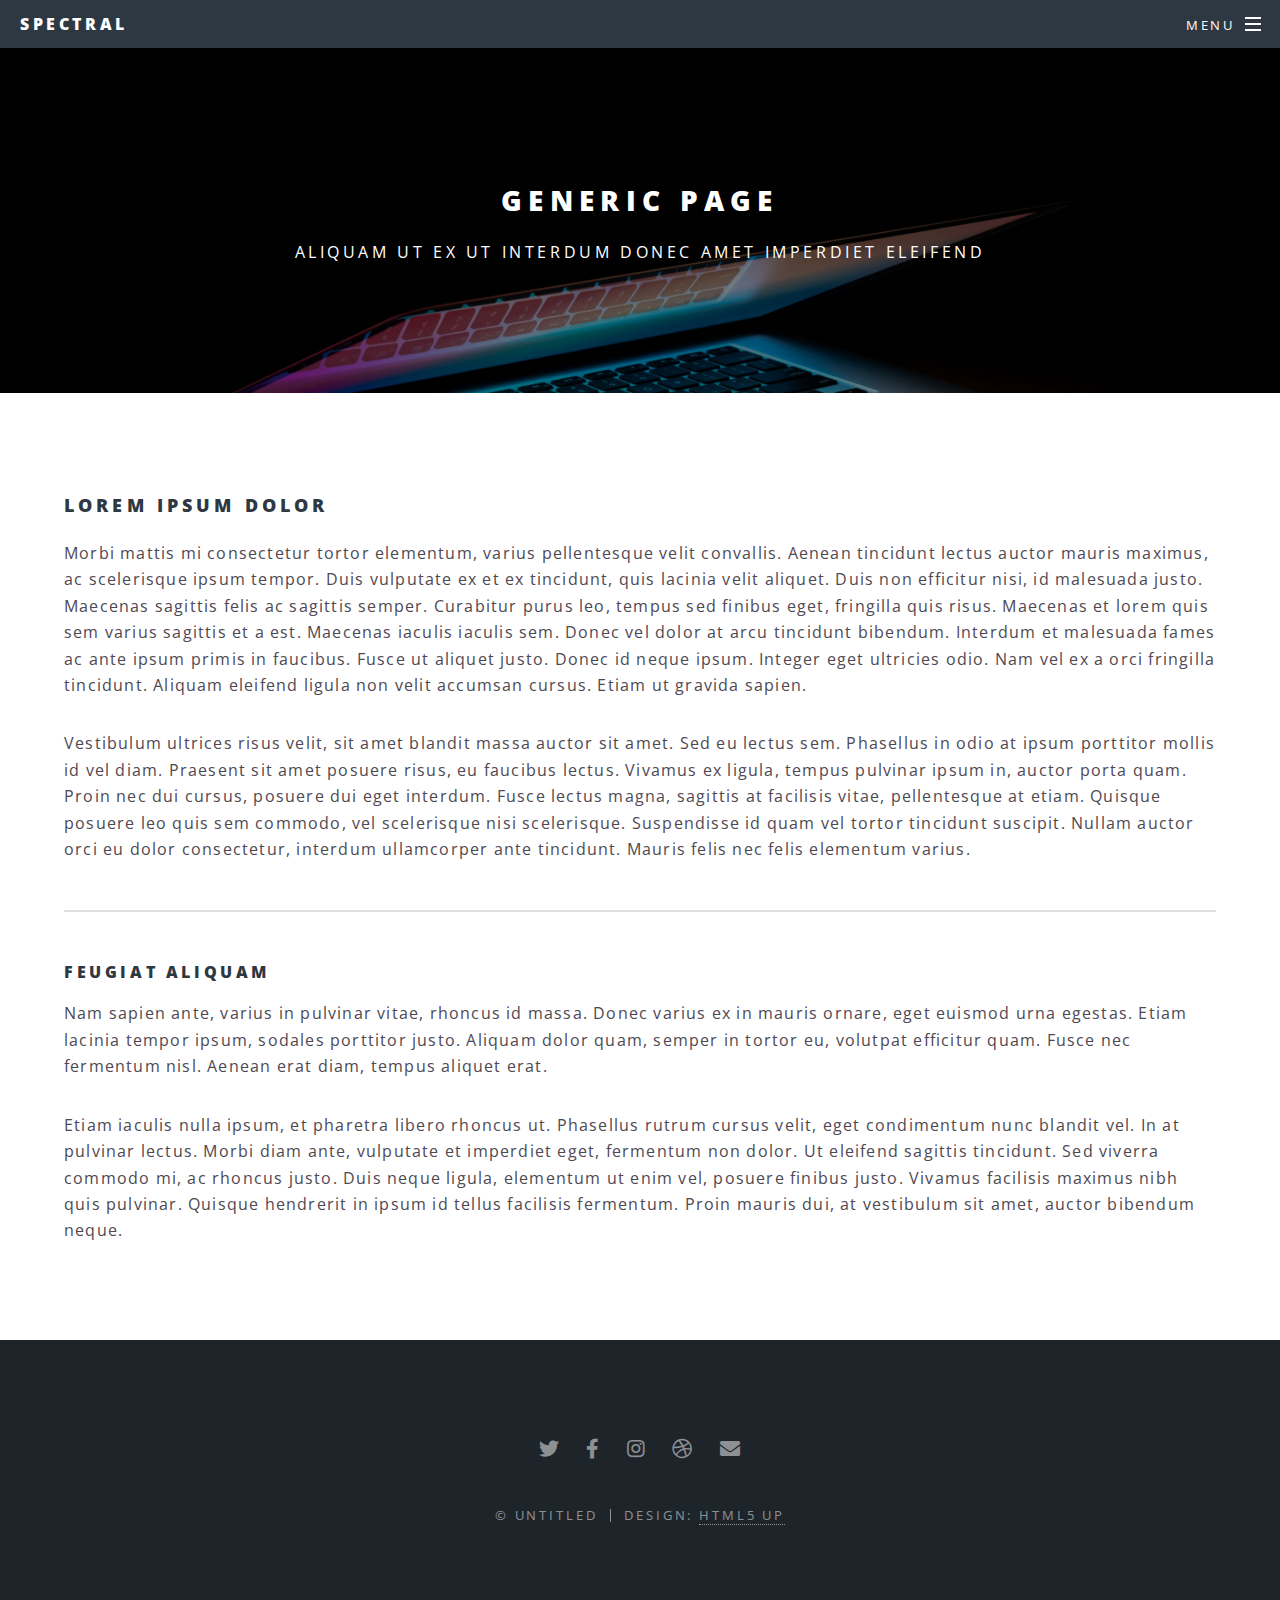
<file: generic.html>
<!DOCTYPE HTML>
<!--
	Spectral by HTML5 UP
	html5up.net | @ajlkn
	Free for personal and commercial use under the CCA 3.0 license (html5up.net/license)
-->
<html>
	<head>
		<title>Generic - Spectral by HTML5 UP</title>
		<meta charset="utf-8" />
		<meta name="viewport" content="width=device-width, initial-scale=1, user-scalable=no" />
		<link rel="stylesheet" href="assets/css/main.css" />
		<noscript><link rel="stylesheet" href="assets/css/noscript.css" /></noscript>
	</head>
	<body class="is-preload">

		<!-- Page Wrapper -->
			<div id="page-wrapper">

				<!-- Header -->
					<header id="header">
						<h1><a href="index.html">Spectral</a></h1>
						<nav id="nav">
							<ul>
								<li class="special">
									<a href="#menu" class="menuToggle"><span>Menu</span></a>
									<div id="menu">
										<ul>
											<li><a href="index.html">Home</a></li>
											<li><a href="resumetranscript.html">Resume and Transcript</a></li>
											<li><a href="projects.html">Projects</a></li>
											<li><a href="generic.html">Generic</a></li>
											<li><a href="elements.html">Elements</a></li>
										</ul>
									</div>
								</li>
							</ul>
						</nav>
					</header>

				<!-- Main -->
					<article id="main">
						<header>
							<h2>Generic Page</h2>
							<p>Aliquam ut ex ut interdum donec amet imperdiet eleifend</p>
						</header>
						<section class="wrapper style5">
							<div class="inner">

								<h3>Lorem ipsum dolor</h3>
								<p>Morbi mattis mi consectetur tortor elementum, varius pellentesque velit convallis. Aenean tincidunt lectus auctor mauris maximus, ac scelerisque ipsum tempor. Duis vulputate ex et ex tincidunt, quis lacinia velit aliquet. Duis non efficitur nisi, id malesuada justo. Maecenas sagittis felis ac sagittis semper. Curabitur purus leo, tempus sed finibus eget, fringilla quis risus. Maecenas et lorem quis sem varius sagittis et a est. Maecenas iaculis iaculis sem. Donec vel dolor at arcu tincidunt bibendum. Interdum et malesuada fames ac ante ipsum primis in faucibus. Fusce ut aliquet justo. Donec id neque ipsum. Integer eget ultricies odio. Nam vel ex a orci fringilla tincidunt. Aliquam eleifend ligula non velit accumsan cursus. Etiam ut gravida sapien.</p>

								<p>Vestibulum ultrices risus velit, sit amet blandit massa auctor sit amet. Sed eu lectus sem. Phasellus in odio at ipsum porttitor mollis id vel diam. Praesent sit amet posuere risus, eu faucibus lectus. Vivamus ex ligula, tempus pulvinar ipsum in, auctor porta quam. Proin nec dui cursus, posuere dui eget interdum. Fusce lectus magna, sagittis at facilisis vitae, pellentesque at etiam. Quisque posuere leo quis sem commodo, vel scelerisque nisi scelerisque. Suspendisse id quam vel tortor tincidunt suscipit. Nullam auctor orci eu dolor consectetur, interdum ullamcorper ante tincidunt. Mauris felis nec felis elementum varius.</p>

								<hr />

								<h4>Feugiat aliquam</h4>
								<p>Nam sapien ante, varius in pulvinar vitae, rhoncus id massa. Donec varius ex in mauris ornare, eget euismod urna egestas. Etiam lacinia tempor ipsum, sodales porttitor justo. Aliquam dolor quam, semper in tortor eu, volutpat efficitur quam. Fusce nec fermentum nisl. Aenean erat diam, tempus aliquet erat.</p>

								<p>Etiam iaculis nulla ipsum, et pharetra libero rhoncus ut. Phasellus rutrum cursus velit, eget condimentum nunc blandit vel. In at pulvinar lectus. Morbi diam ante, vulputate et imperdiet eget, fermentum non dolor. Ut eleifend sagittis tincidunt. Sed viverra commodo mi, ac rhoncus justo. Duis neque ligula, elementum ut enim vel, posuere finibus justo. Vivamus facilisis maximus nibh quis pulvinar. Quisque hendrerit in ipsum id tellus facilisis fermentum. Proin mauris dui, at vestibulum sit amet, auctor bibendum neque.</p>

							</div>
						</section>
					</article>

				<!-- Footer -->
					<footer id="footer">
						<ul class="icons">
							<li><a href="#" class="icon brands fa-twitter"><span class="label">Twitter</span></a></li>
							<li><a href="#" class="icon brands fa-facebook-f"><span class="label">Facebook</span></a></li>
							<li><a href="#" class="icon brands fa-instagram"><span class="label">Instagram</span></a></li>
							<li><a href="#" class="icon brands fa-dribbble"><span class="label">Dribbble</span></a></li>
							<li><a href="#" class="icon solid fa-envelope"><span class="label">Email</span></a></li>
						</ul>
						<ul class="copyright">
							<li>&copy; Untitled</li><li>Design: <a href="http://html5up.net">HTML5 UP</a></li>
						</ul>
					</footer>

			</div>

		<!-- Scripts -->
			<script src="assets/js/jquery.min.js"></script>
			<script src="assets/js/jquery.scrollex.min.js"></script>
			<script src="assets/js/jquery.scrolly.min.js"></script>
			<script src="assets/js/browser.min.js"></script>
			<script src="assets/js/breakpoints.min.js"></script>
			<script src="assets/js/util.js"></script>
			<script src="assets/js/main.js"></script>

	</body>
</html>
</file>
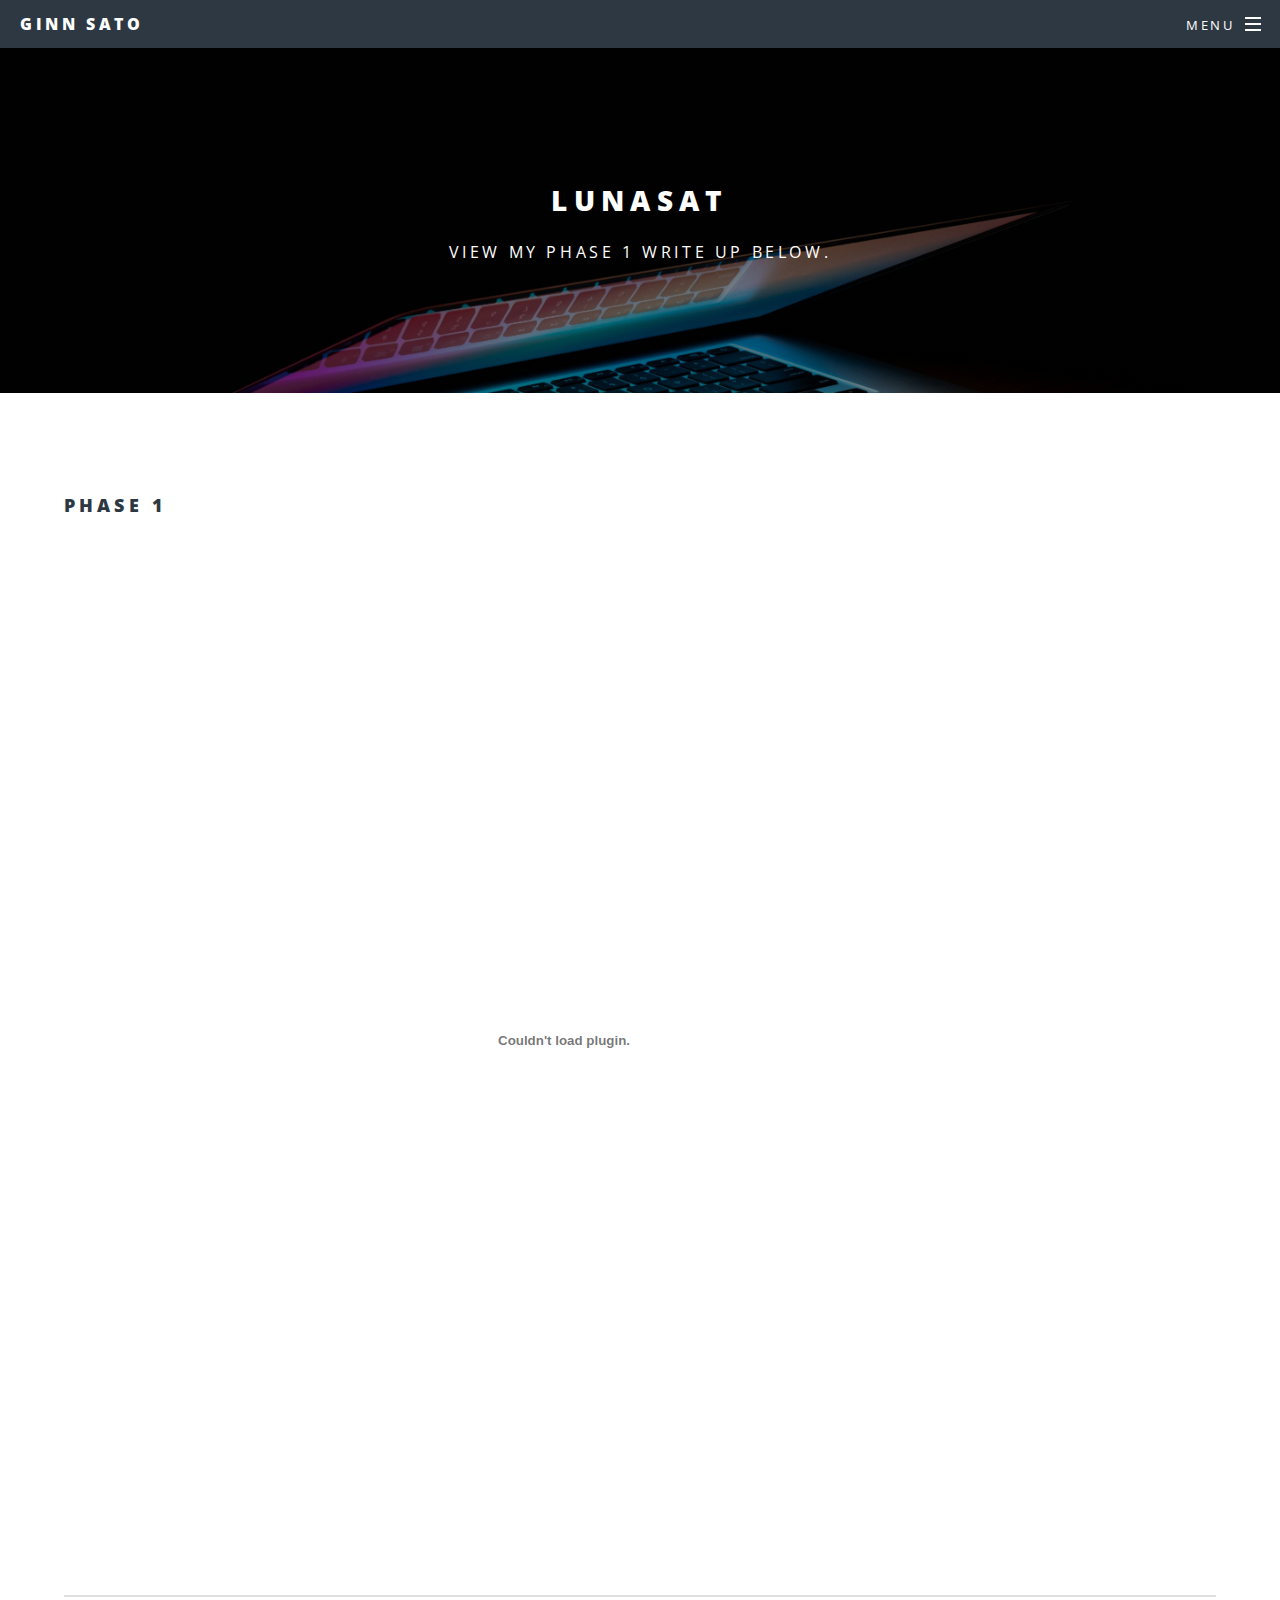
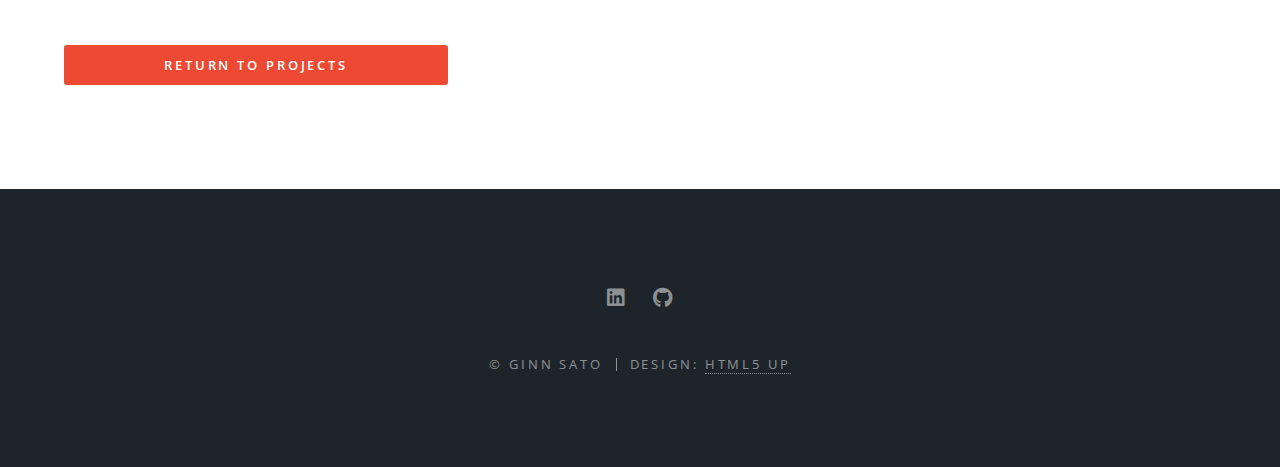
<file: lunasat.html>
<!DOCTYPE HTML>
<!--
	Spectral by HTML5 UP
	html5up.net | @ajlkn
	Free for personal and commercial use under the CCA 3.0 license (html5up.net/license)
-->
<html>
	<head>
		<title>Ginn Sato</title>
		<meta charset="utf-8" />
		<meta name="viewport" content="width=device-width, initial-scale=1, user-scalable=no" />
		<link rel="stylesheet" href="assets/css/main.css" />
		<noscript><link rel="stylesheet" href="assets/css/noscript.css" /></noscript>
	</head>
	<body class="is-preload">

		<!-- Page Wrapper -->
			<div id="page-wrapper">

				<!-- Header -->
					<header id="header">
						<h1><a href="index.html">Ginn Sato</a></h1>
						<nav id="nav">
							<ul>
								<li class="special">
									<a href="#menu" class="menuToggle"><span>Menu</span></a>
									<div id="menu">
										<ul>
											<li><a href="index.html">Home</a></li>
											<li><a href="resumetranscript.html">Resume and Transcript</a></li>
											<li><a href="projects.html">Projects</a></li>
										</ul>
									</div>
								</li>
							</ul>
						</nav>
					</header>

				<!-- Main -->
					<article id="main">
						<header>
							<h2>LunaSat</h2>
							<p>View my phase 1 write up below.</p>
						</header>
						<section class="wrapper style5">
							<div class="inner">

								<h3>Phase 1</h3>

								<object 
                                    type="application/pdf"
                                    data="images/lunasat/Oval_Capstone_Phase1.pdf"
                                    width="1000px"
                                    height="1000px"
                                >
                                </object>
								<hr />
                            
                                <div class="actions">
                                    <ul class="actions stacked">
                                        <li><a href="projects.html" class="button primary fit">Return to projects</a></li>
                                    </ul>
                                </div>
							</div>
						</section>
					</article>

				<!-- Footer -->
                <footer id="footer">
                    <ul class="icons">
                        <li><a href="https://www.linkedin.com/in/ginn-sato-44a3a6234" target="_blank" class="icon brands fa-linkedin"><span class="label">LinkedIn</span></a></li>
                        <li><a href="https://github.com/ginnsato" target="_blank" class="icon brands fa-github"><span class="label">GitHub</span></a></li>
                    </ul>
                    <ul class="copyright">
                        <li>&copy; Ginn Sato</li><li>Design: <a href="http://html5up.net">HTML5 UP</a></li>
                    </ul>
                </footer>

			</div>

		<!-- Scripts -->
			<script src="assets/js/jquery.min.js"></script>
			<script src="assets/js/jquery.scrollex.min.js"></script>
			<script src="assets/js/jquery.scrolly.min.js"></script>
			<script src="assets/js/browser.min.js"></script>
			<script src="assets/js/breakpoints.min.js"></script>
			<script src="assets/js/util.js"></script>
			<script src="assets/js/main.js"></script>

	</body>
</html>
</file>
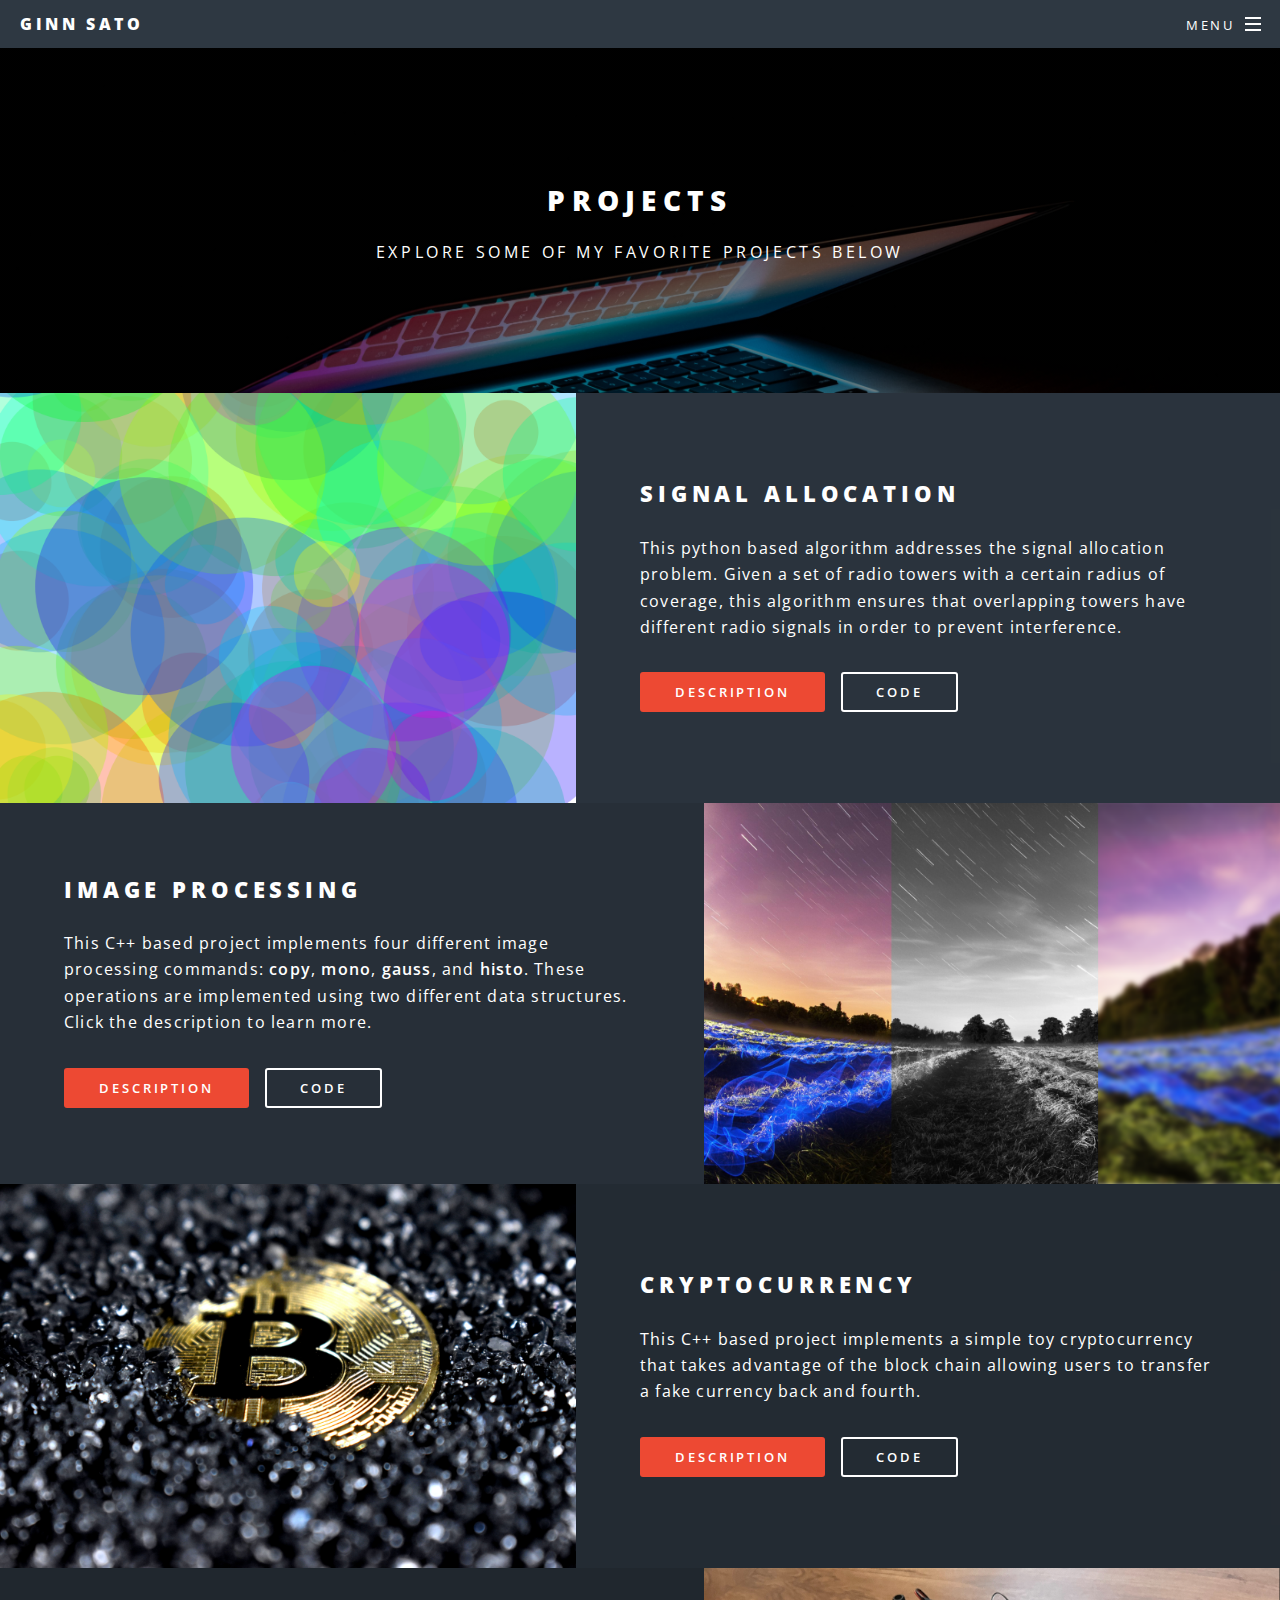
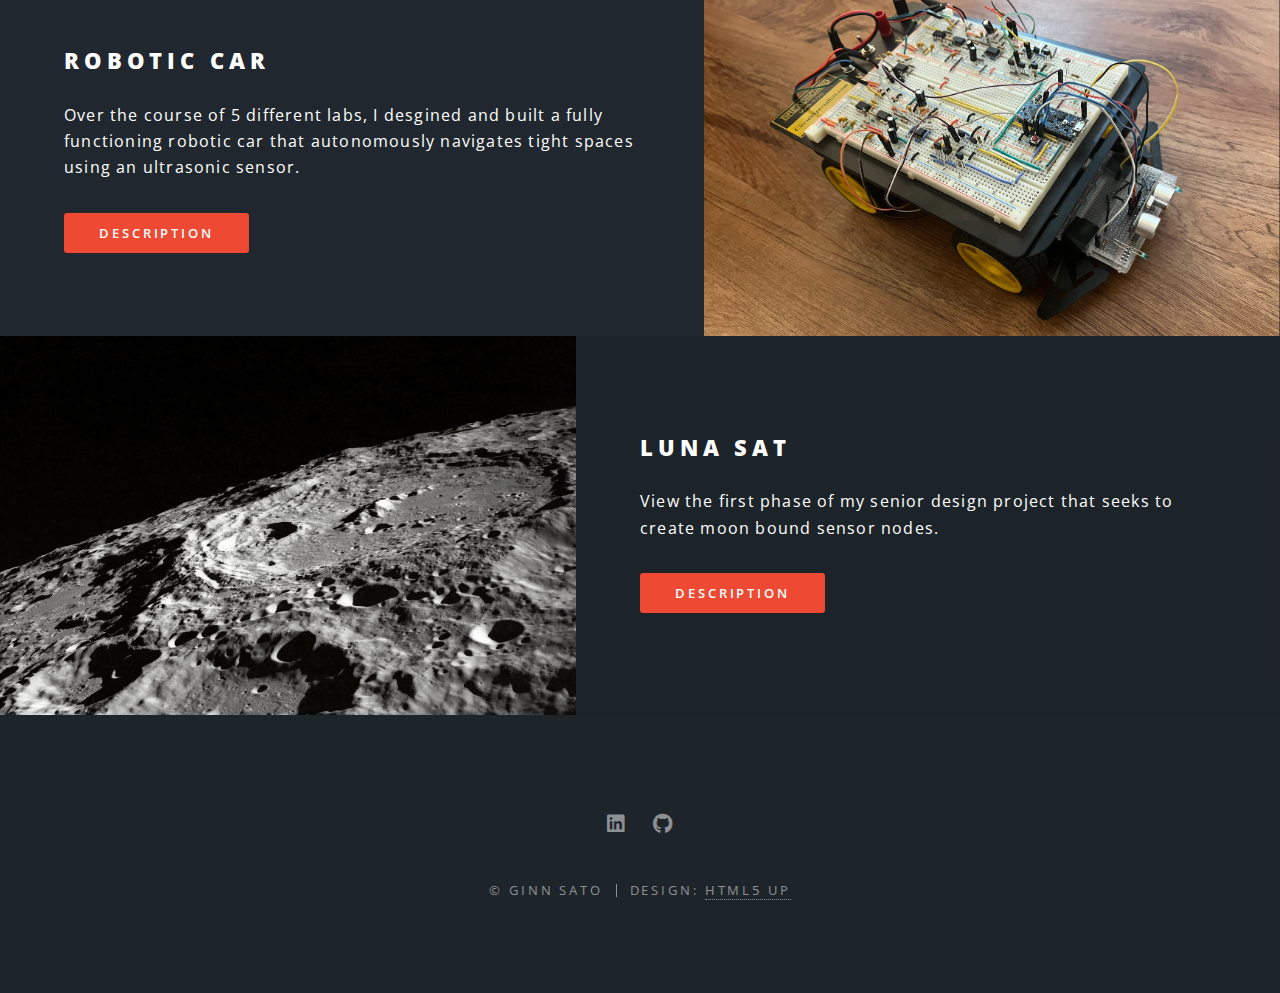
<file: projects.html>
<!DOCTYPE HTML>
<!--
	Spectral by HTML5 UP
	html5up.net | @ajlkn
	Free for personal and commercial use under the CCA 3.0 license (html5up.net/license)
-->
<html>
	<head>
		<title>Projects - Ginn Sato</title>
		<meta charset="utf-8" />
		<meta name="viewport" content="width=device-width, initial-scale=1, user-scalable=no" />
		<link rel="stylesheet" href="assets/css/main.css" />
		<noscript><link rel="stylesheet" href="assets/css/noscript.css" /></noscript>
	</head>
	<body class="is-preload">

		<!-- Page Wrapper -->
			<div id="page-wrapper">

				<!-- Header -->
					<header id="header">
						<h1><a href="index.html">Ginn Sato</a></h1>
						<nav id="nav">
							<ul>
								<li class="special">
									<a href="#menu" class="menuToggle"><span>Menu</span></a>
									<div id="menu">
										<ul>
											<li><a href="index.html">Home</a></li>
											<li><a href="resumetranscript.html">Resume and Transcript</a></li>
											<li><a href="projects.html">Projects</a></li>
										</ul>
									</div>
								</li>
							</ul>
						</nav>
					</header>

				<!-- Main -->
					<article id="main">
						<header>
							<h2>Projects</h2>
							<p>Explore some of my favorite projects below</p>
						</header>

								<!-- Two -->
                            <section id="two" class="wrapper alt style2">
                                <section class="spotlight">
                                    <div class="image"><img src="images/projects/cover_sigallo2.png" alt="" /></div><div class="content">
                                        <h2>Signal Allocation</h2>
                                        <p>This python based algorithm addresses the signal allocation problem. Given a set of radio towers with a certain radius of coverage, this algorithm ensures that overlapping towers have different radio signals in order to prevent interference.
                                            <ul class="actions small">
												<li><a href="sigallo.html" class="button primary small">Description</a></li>
												<li><a href="https://github.com/ginnsato/Signal-Allocation/" target="_blank" class="button small">Code</a></li>
											</ul>
                                        </p>
                                    </div>
                                </section>
                                <section class="spotlight">
                                    <div class="image"><a href="imageprocessing.html"><img src="images/projects/cover_imgpros.png" alt="" /></a></div><div class="content">
                                        <h2>Image Processing </h2>
                                        <p> This C++ based project implements four different image processing commands: <b>copy</b>, <b>mono</b>, <b>gauss</b>, and <b>histo</b>. These operations are implemented using two different data structures. Click the description to learn more.
                                            <ul class="actions small">
												<li><a href="imageprocessing.html" class="button primary small">Description</a></li>
												<li><a href="https://github.com/ginnsato/Image-Processing" target="_blank" class="button small">Code</a></li>
											</ul>
                                        </p>
                                    </div>
                                </section>
                                <section class="spotlight">
                                    <div class="image"><img src="images/projects/cover_crypto.jpg" alt="" /></div><div class="content">
                                        <h2>Cryptocurrency</h2>
                                        <p>This C++ based project implements a simple toy cryptocurrency that takes advantage of the block chain allowing users to transfer a fake currency back and fourth.</p>
											<ul class="actions small">
												<li><a href="crypto.html" class="button primary small">Description</a></li>
												<li><a href="https://github.com/ginnsato/Cryptocurrency" target="_blank" class="button small">Code</a></li>
											</ul>
									</div>
                                </section>
                                <section class="spotlight">
                                    <div class="image"><img src="images/projects/cover_robotic.jpeg" alt="" /></div><div class="content">
                                        <h2>Robotic Car</h2>
                                        <p>Over the course of 5 different labs, I desgined and built a fully functioning robotic car that autonomously navigates tight spaces using an ultrasonic sensor.</p>
										<ul class="actions small">
											<li><a href="robotic.html" class="button primary small">Description</a></li>
										</ul>

                                    </div>
                                </section>
                                <section class="spotlight">
                                    <div class="image"><img src="images/projects/cover_lunasat.jpg" alt="" /></div><div class="content">
                                        <h2>Luna Sat</h2>
                                        <p>View the first phase of my senior design project that seeks to create moon bound sensor nodes.</p>
										<ul class="actions small">
											<li><a href="lunasat.html" class="button primary small">Description</a></li>
										</ul>
									</div>
                                </section>
                            </section>
					</article>

				<!-- Footer -->
				<footer id="footer">
					<ul class="icons">
						<li><a href="https://www.linkedin.com/in/ginn-sato-44a3a6234" target="_blank" class="icon brands fa-linkedin"><span class="label">LinkedIn</span></a></li>
						<li><a href="https://github.com/ginnsato" target="_blank" class="icon brands fa-github"><span class="label">GitHub</span></a></li>
					</ul>
					<ul class="copyright">
						<li>&copy; Ginn Sato</li><li>Design: <a href="http://html5up.net">HTML5 UP</a></li>
					</ul>
				</footer>

			</div>

		<!-- Scripts -->
			<script src="assets/js/jquery.min.js"></script>
			<script src="assets/js/jquery.scrollex.min.js"></script>
			<script src="assets/js/jquery.scrolly.min.js"></script>
			<script src="assets/js/browser.min.js"></script>
			<script src="assets/js/breakpoints.min.js"></script>
			<script src="assets/js/util.js"></script>
			<script src="assets/js/main.js"></script>

	</body>
</html>
</file>
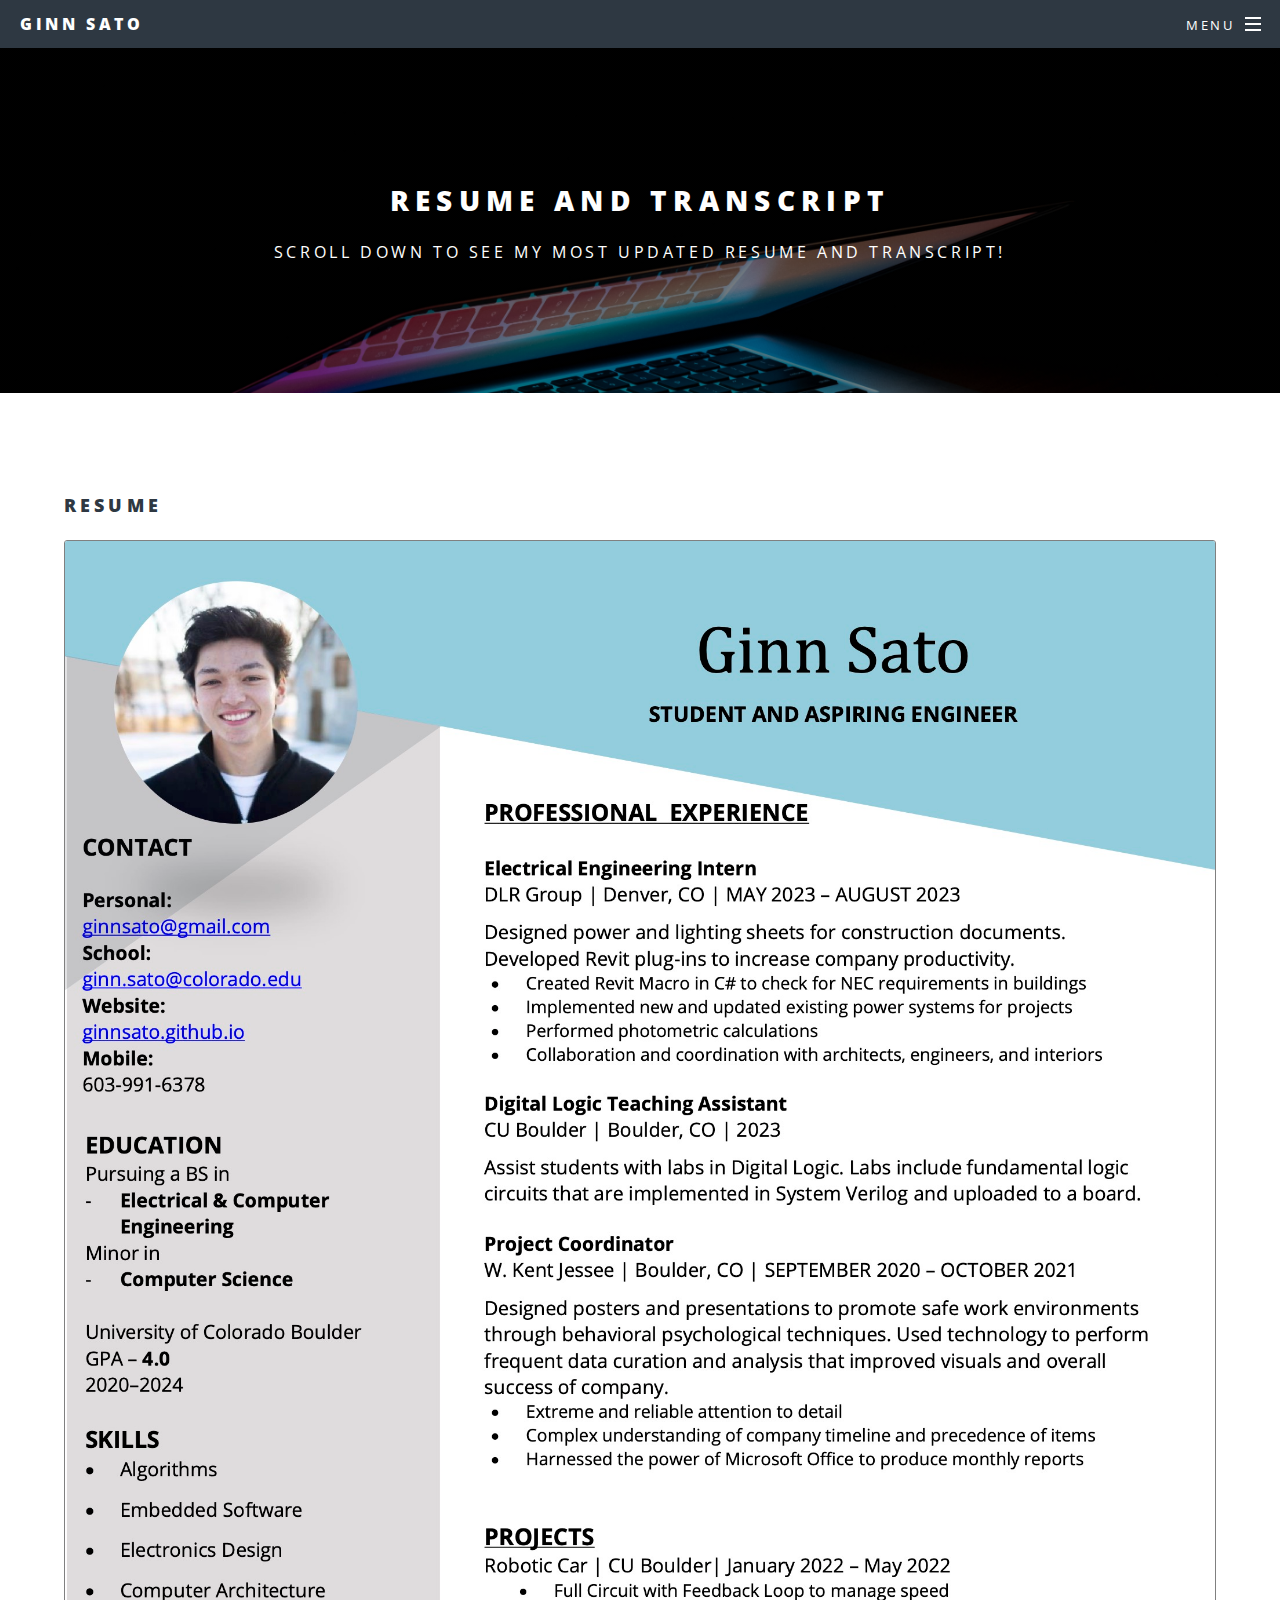
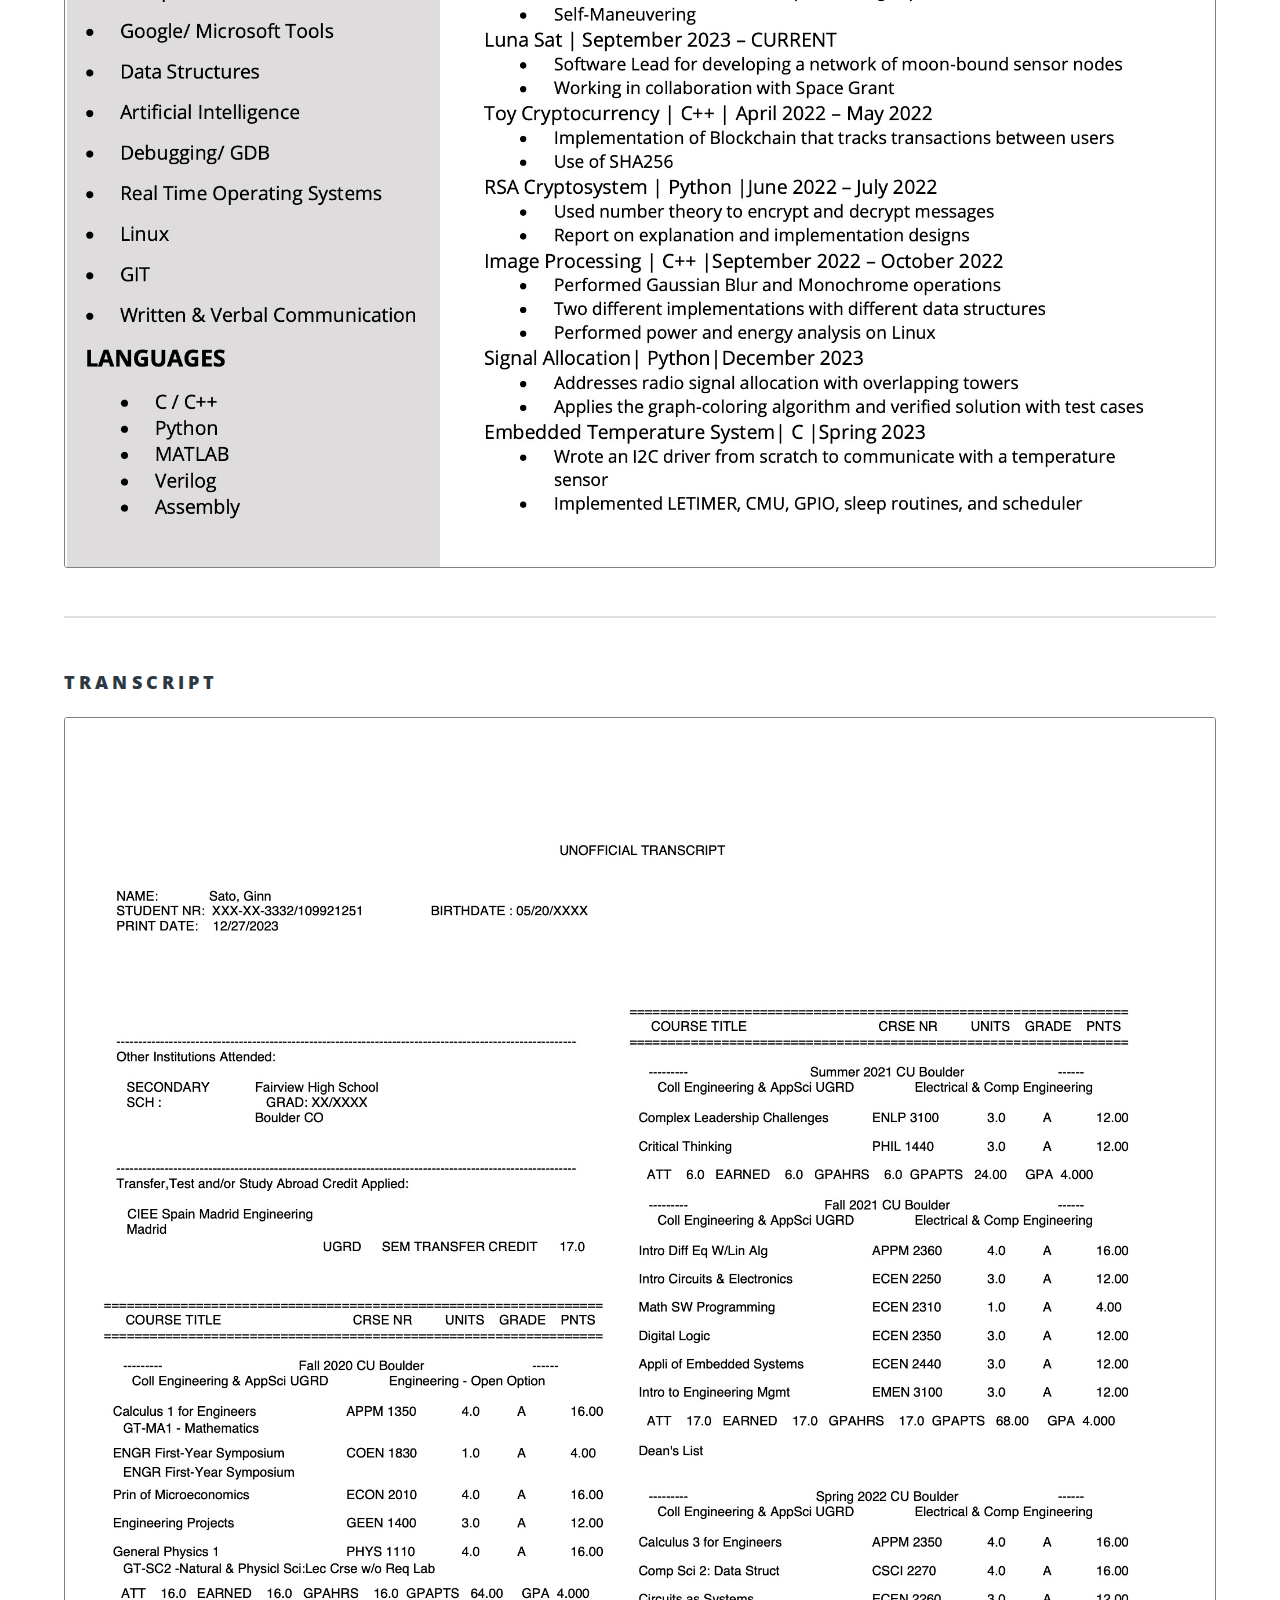
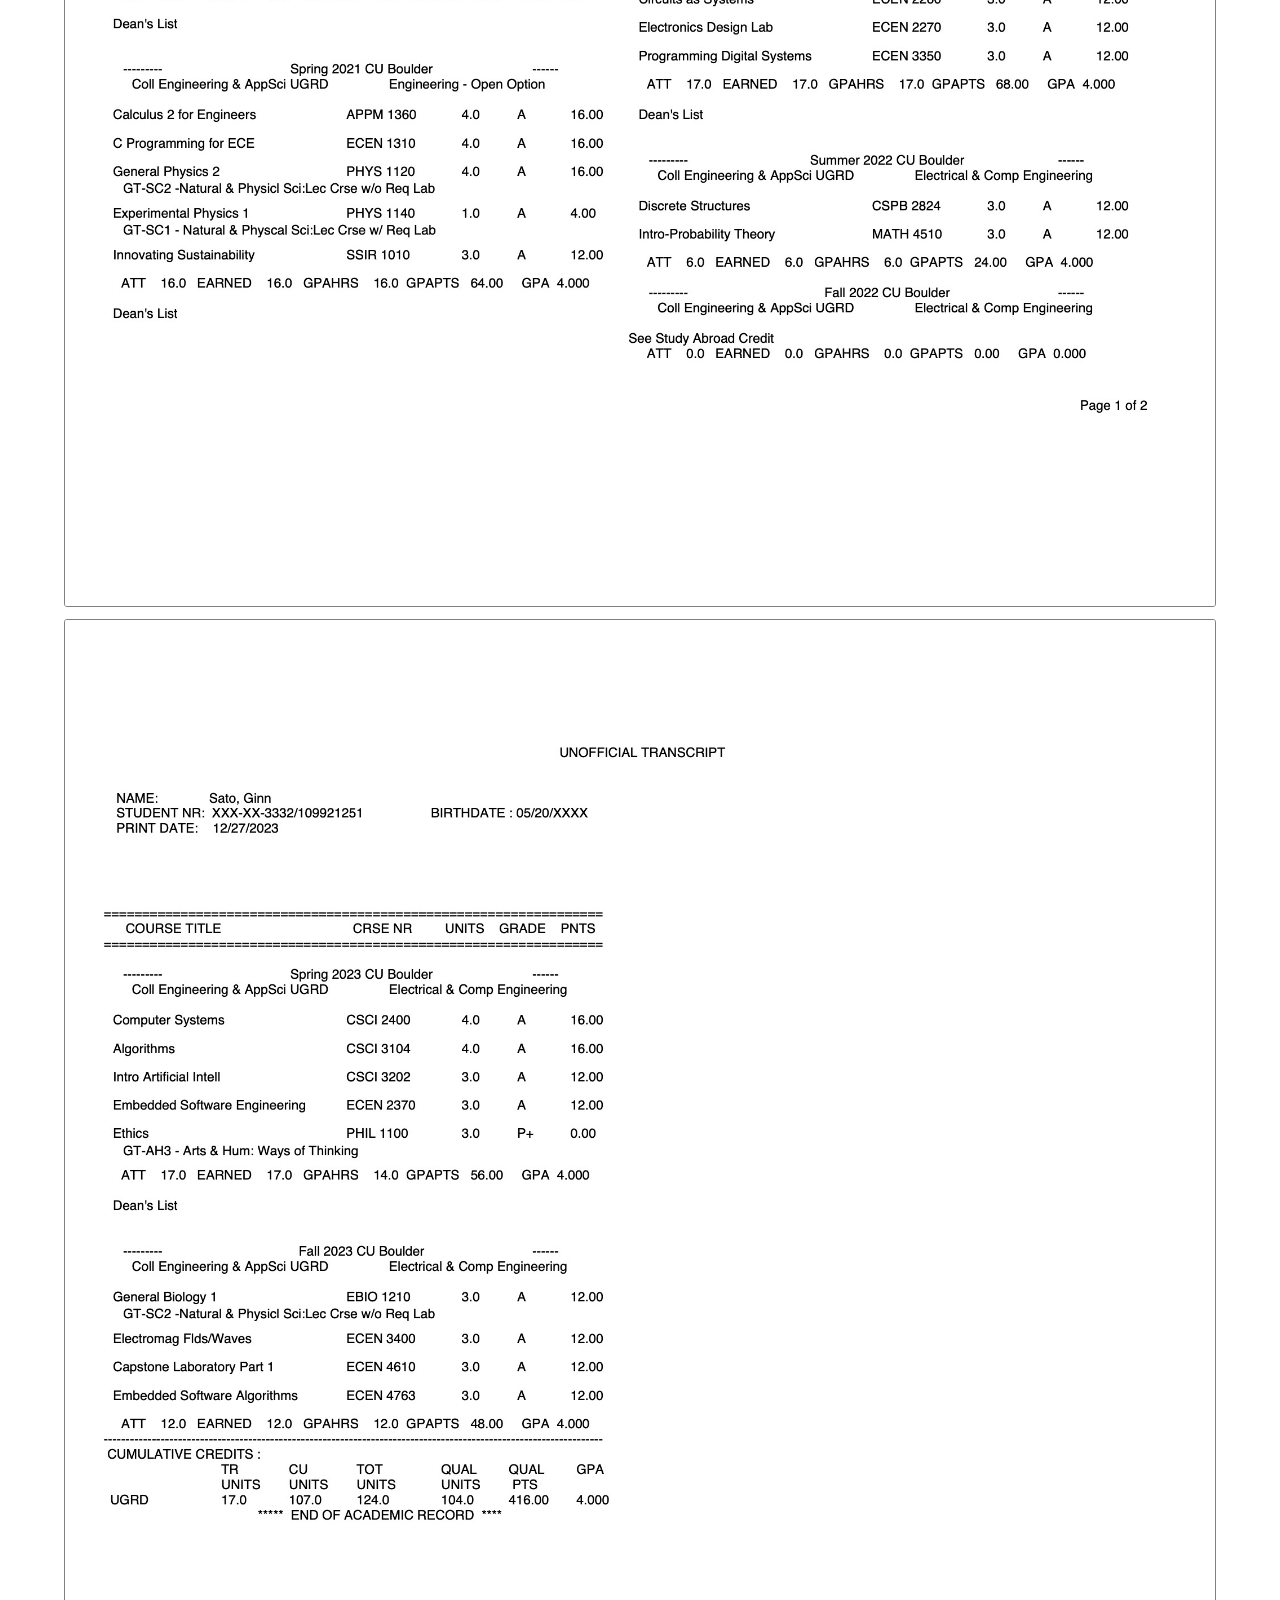
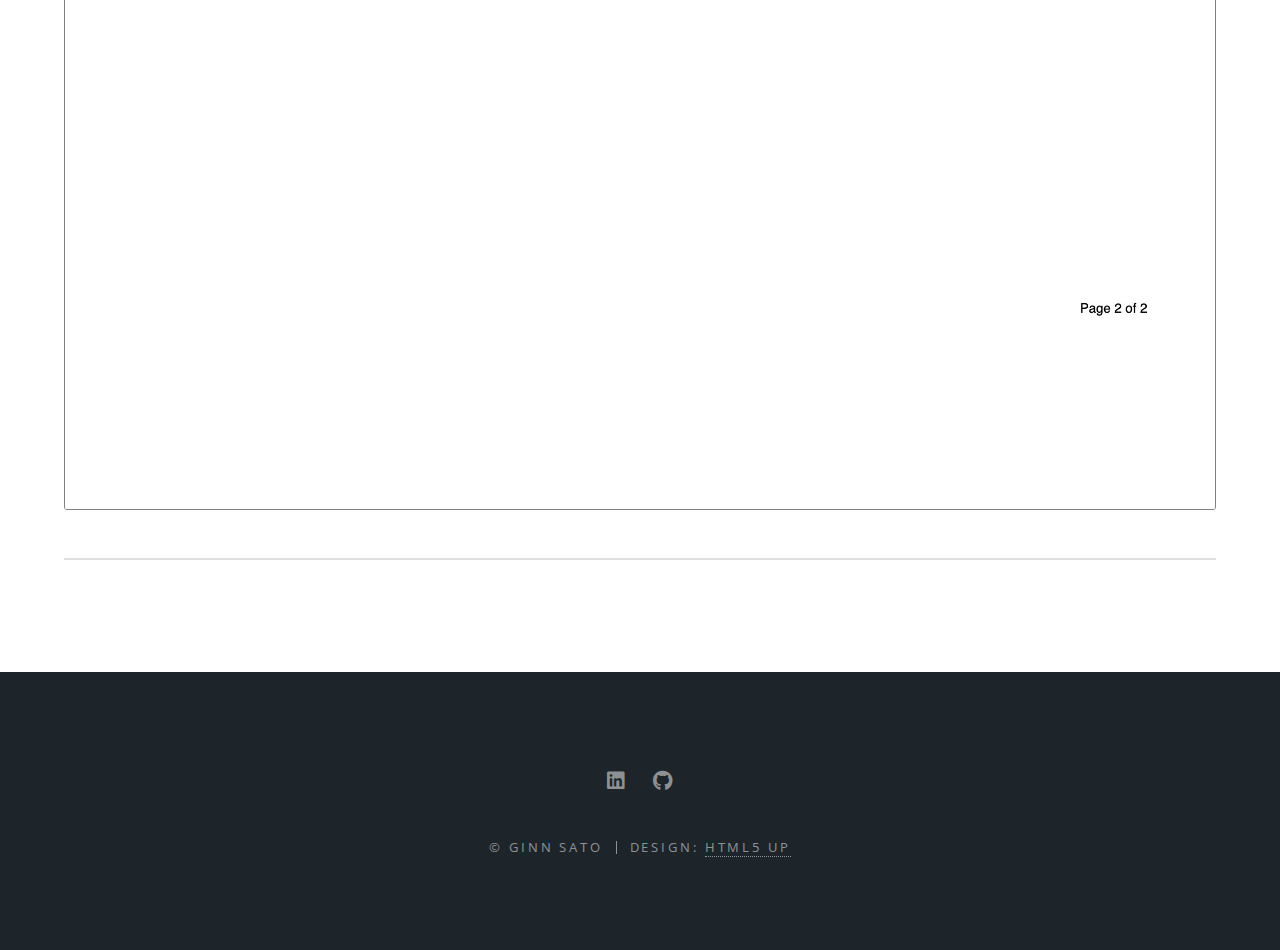
<file: resumetranscript.html>
<!DOCTYPE HTML>
<!--
	Spectral by HTML5 UP
	html5up.net | @ajlkn
	Free for personal and commercial use under the CCA 3.0 license (html5up.net/license)
-->
<html>
	<head>
		<title>Resume and Transcript - Ginn Sato</title>
		<meta charset="utf-8" />
		<meta name="viewport" content="width=device-width, initial-scale=1, user-scalable=no" />
		<link rel="stylesheet" href="assets/css/main.css" />
		<noscript><link rel="stylesheet" href="assets/css/noscript.css" /></noscript>
	</head>
	<body class="is-preload">

		<!-- Page Wrapper -->
			<div id="page-wrapper">

				<!-- Header -->
					<header id="header">
						<h1><a href="index.html">Ginn Sato</a></h1>
						<nav id="nav">
							<ul>
								<li class="special">
									<a href="#menu" class="menuToggle"><span>Menu</span></a>
									<div id="menu">
										<ul>
											<li><a href="index.html">Home</a></li>
											<li><a href="resumetranscript.html">Resume and Transcript</a></li>
											<li><a href="projects.html">Projects</a></li>
										</ul>
									</div>
								</li>
							</ul>
						</nav>
					</header>

				<!-- Main -->
					<article id="main">
						<header>
							<h2>Resume and Transcript</h2>
							<p>Scroll down to see my most updated resume and transcript!</p>
						</header>
						<section class="wrapper style5">
							<div class="inner">

								<h3>Resume</h3>
								<div class="box alt">
                                    <div class="row gtr-50 gtr-uniform">
                                        <div class="col-12"><span class="image fit"><img src="images/resumetranscript/Ginn_Sato_Resume.jpg" alt="" style="border:1px solid #808080;"/></span></div>
                                    </div>
                                </div>
								<hr />

								<h3>Transcript</h3>
								<div class="box alt">
                                    <div class="row gtr-50 gtr-uniform">
                                        <div class="col-12"><span class="image fit"><img src="images/resumetranscript/Ginn_Sato_Transcript_1.jpg" alt="" style="border:1px solid #808080;"/></span></div>
                                        <div class="col-12"><span class="image fit"><img src="images/resumetranscript/Ginn_Sato_Transcript_2.jpg" alt="" style="border:1px solid #808080;"/></span></div>
                                    </div>
                                </div>
								<hr />
							</div>
						</section>
					</article>

				<!-- Footer -->
				<footer id="footer">
					<ul class="icons">
						<li><a href="https://www.linkedin.com/in/ginn-sato-44a3a6234" target="_blank" class="icon brands fa-linkedin"><span class="label">LinkedIn</span></a></li>
						<li><a href="https://github.com/ginnsato" target="_blank" class="icon brands fa-github"><span class="label">GitHub</span></a></li>
					</ul>
					<ul class="copyright">
						<li>&copy; Ginn Sato</li><li>Design: <a href="http://html5up.net">HTML5 UP</a></li>
					</ul>
				</footer>

			</div>

		<!-- Scripts -->
			<script src="assets/js/jquery.min.js"></script>
			<script src="assets/js/jquery.scrollex.min.js"></script>
			<script src="assets/js/jquery.scrolly.min.js"></script>
			<script src="assets/js/browser.min.js"></script>
			<script src="assets/js/breakpoints.min.js"></script>
			<script src="assets/js/util.js"></script>
			<script src="assets/js/main.js"></script>

	</body>
</html>
</file>
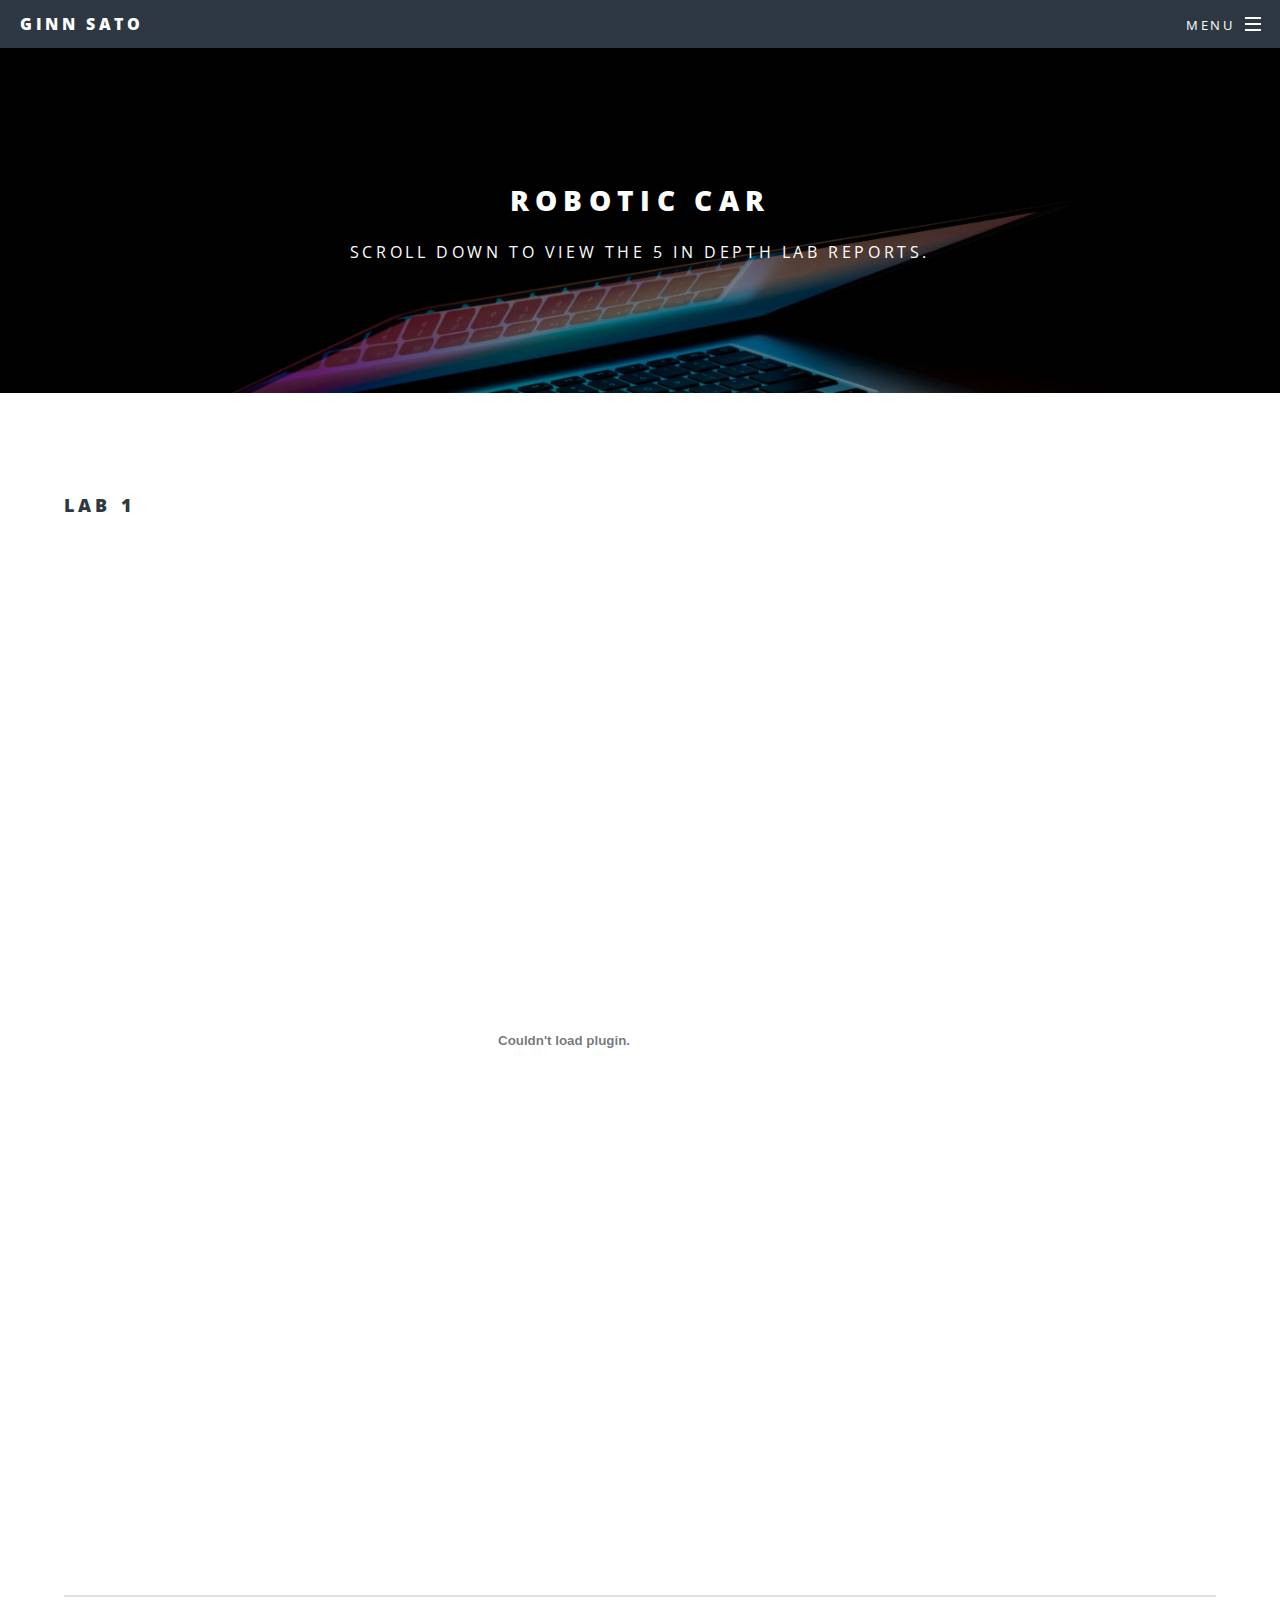
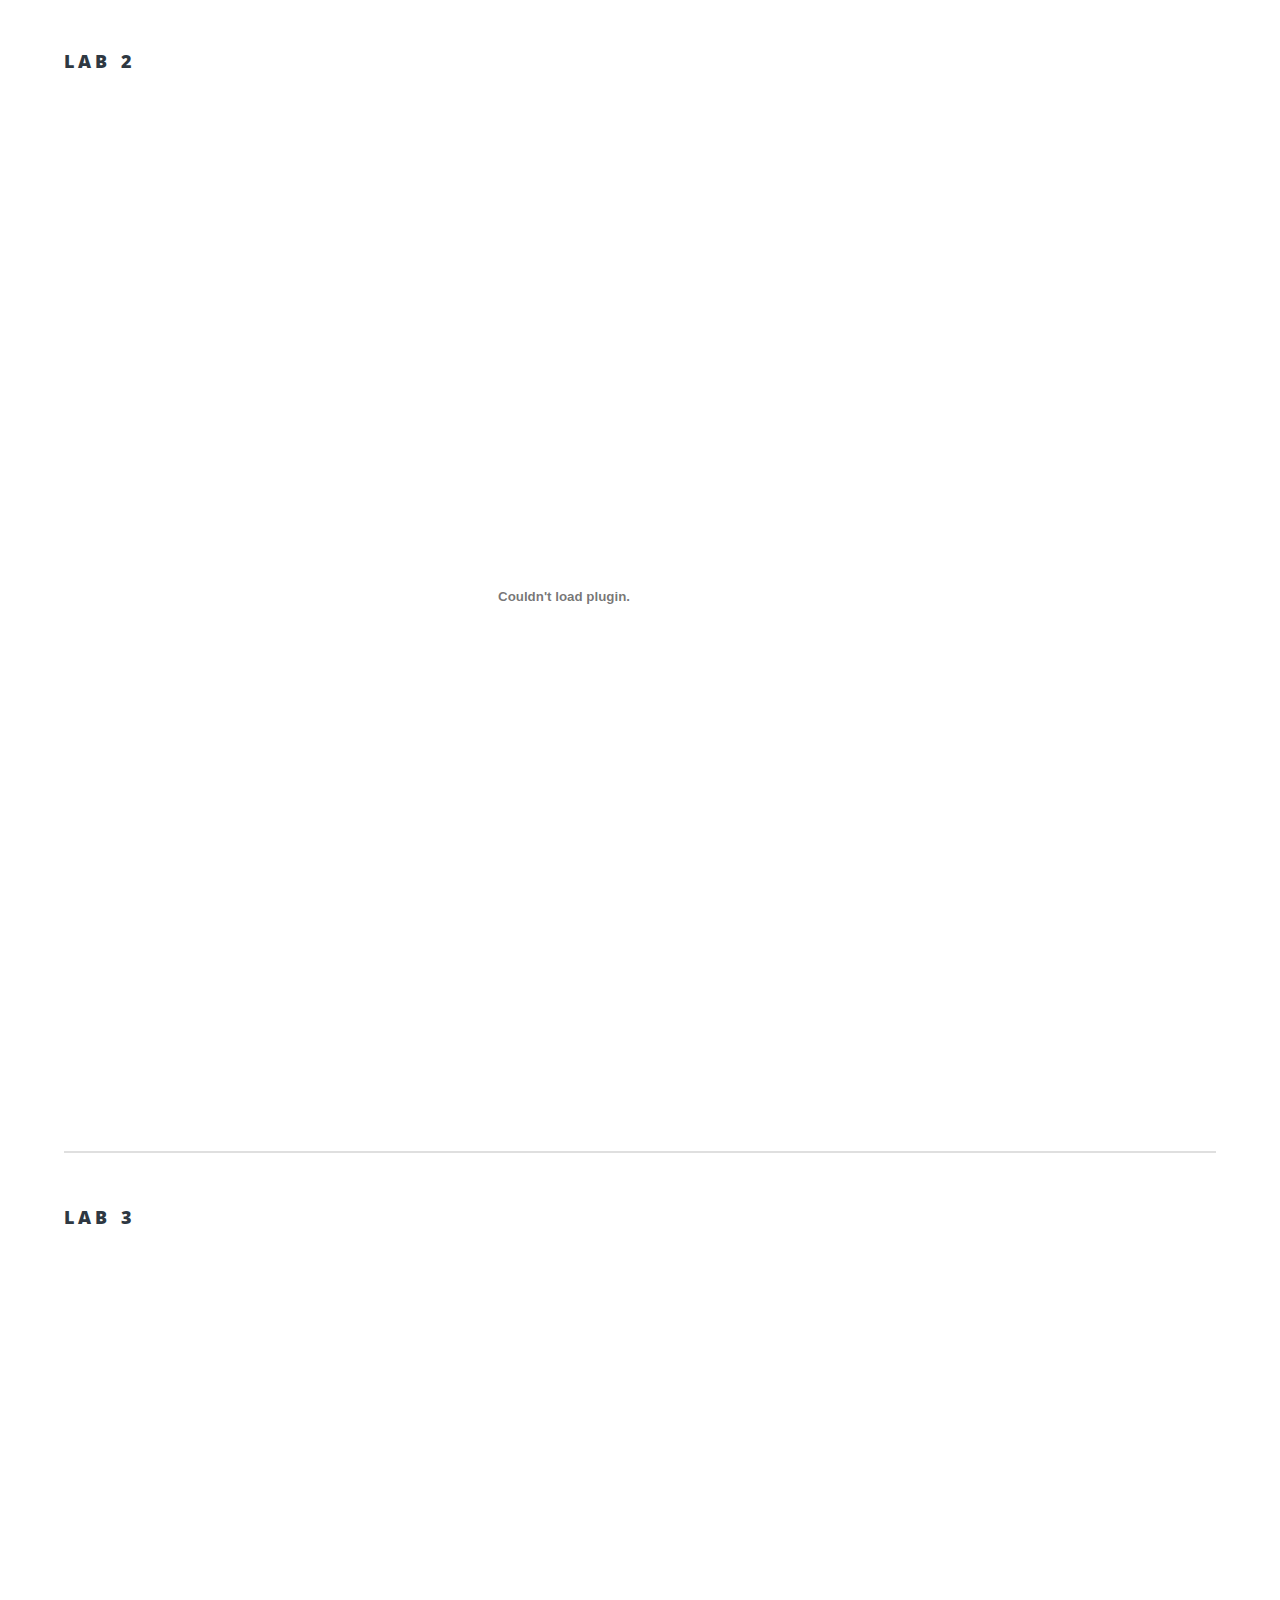
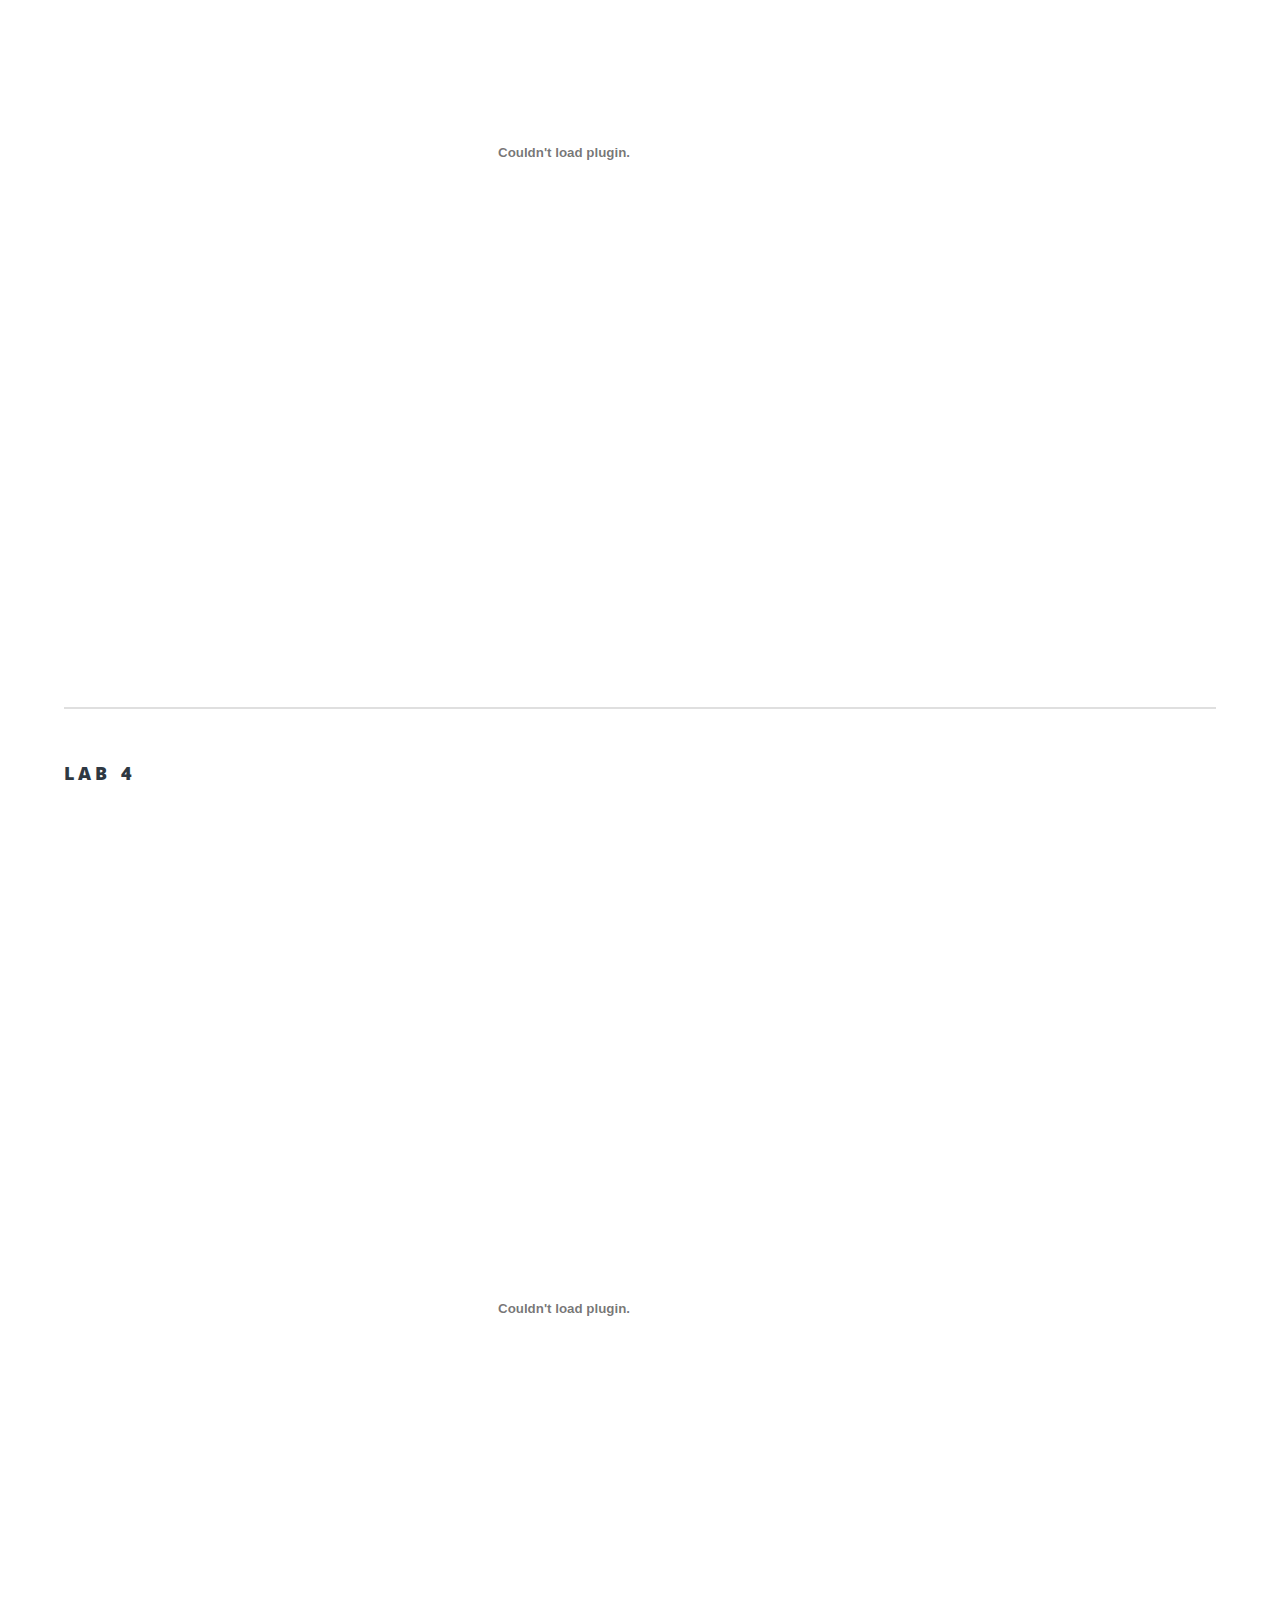
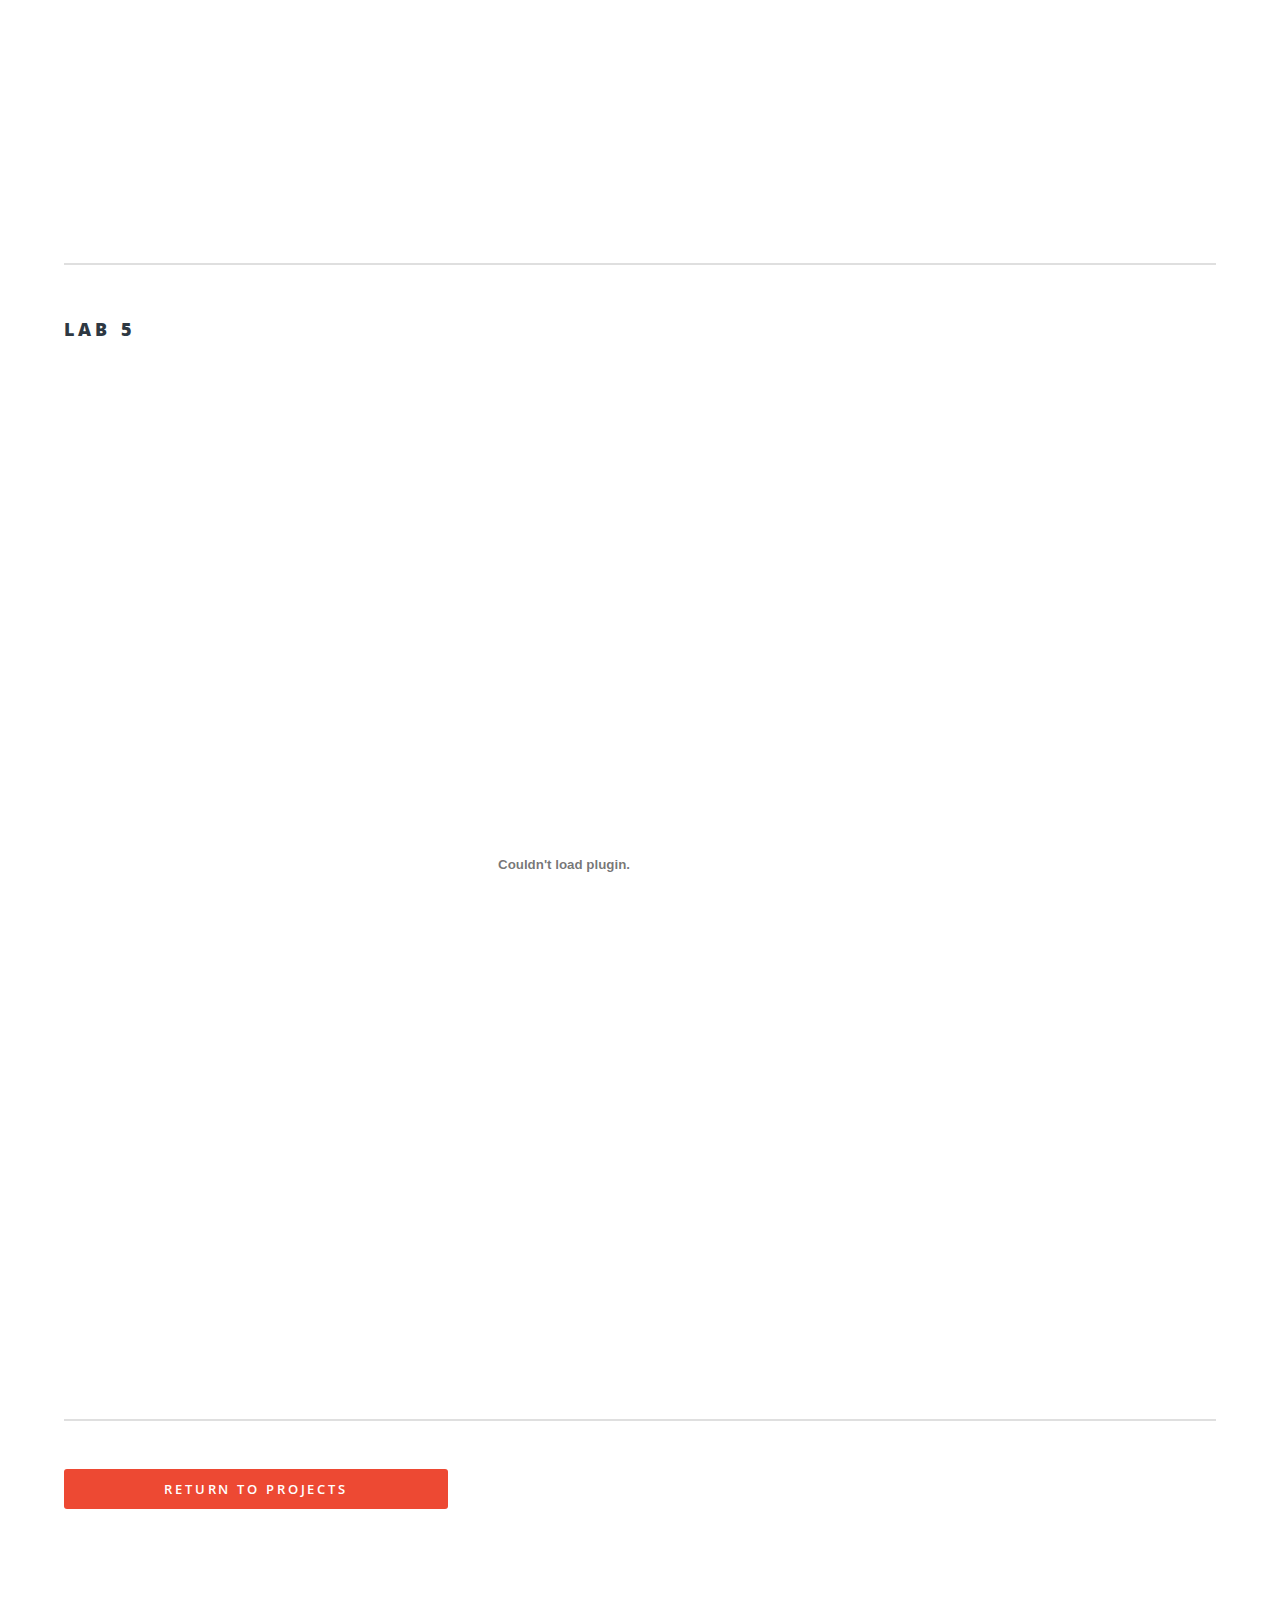
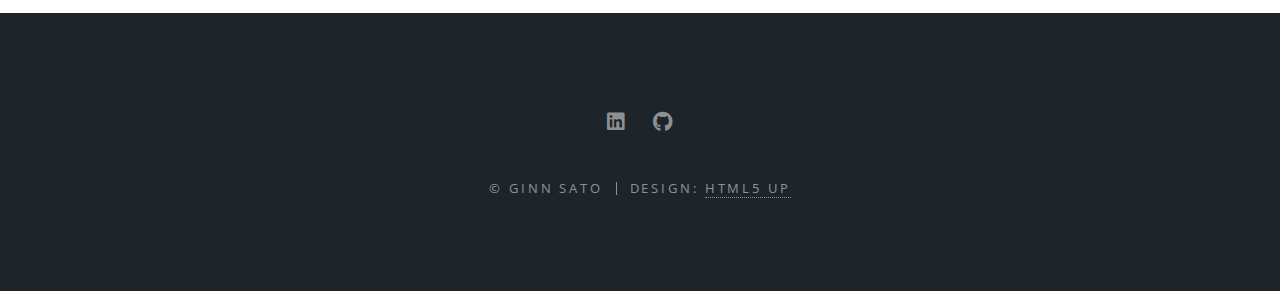
<file: robotic.html>
<!DOCTYPE HTML>
<!--
	Spectral by HTML5 UP
	html5up.net | @ajlkn
	Free for personal and commercial use under the CCA 3.0 license (html5up.net/license)
-->
<html>
	<head>
		<title>Ginn Sato</title>
		<meta charset="utf-8" />
		<meta name="viewport" content="width=device-width, initial-scale=1, user-scalable=no" />
		<link rel="stylesheet" href="assets/css/main.css" />
		<noscript><link rel="stylesheet" href="assets/css/noscript.css" /></noscript>
	</head>
	<body class="is-preload">

		<!-- Page Wrapper -->
			<div id="page-wrapper">

				<!-- Header -->
					<header id="header">
						<h1><a href="index.html">Ginn Sato</a></h1>
						<nav id="nav">
							<ul>
								<li class="special">
									<a href="#menu" class="menuToggle"><span>Menu</span></a>
									<div id="menu">
										<ul>
											<li><a href="index.html">Home</a></li>
											<li><a href="resumetranscript.html">Resume and Transcript</a></li>
											<li><a href="projects.html">Projects</a></li>
										</ul>
									</div>
								</li>
							</ul>
						</nav>
					</header>

				<!-- Main -->
					<article id="main">
						<header>
							<h2>Robotic Car</h2>
							<p>Scroll down to view the 5 in depth lab reports.</p>
						</header>
						<section class="wrapper style5">
							<div class="inner">

								<h3>Lab 1</h3>

								<object 
                                    type="application/pdf"
                                    data="images/robotic/Robotic_Lab1.pdf"
                                    width="1000px"
                                    height="1000px"
                                >
                                </object>
								<hr />

								<h3>Lab 2</h3>

								<object 
                                    type="application/pdf"
                                    data="images/robotic/Robotic_Lab2.pdf"
                                    width="1000px"
                                    height="1000px"
                                >
                                </object>
								<hr />

                                <h3>Lab 3</h3>

								<object 
                                    type="application/pdf"
                                    data="images/robotic/Robotic_Lab3.pdf"
                                    width="1000px"
                                    height="1000px"
                                >
                                </object>
								<hr />

                                <h3>Lab 4</h3>

								<object 
                                    type="application/pdf"
                                    data="images/robotic/Robotic_Lab4.pdf"
                                    width="1000px"
                                    height="1000px"
                                >
                                </object>
								<hr />

                                <h3>Lab 5</h3>

								<object 
                                    type="application/pdf"
                                    data="images/robotic/Robotic_Lab5.pdf"
                                    width="1000px"
                                    height="1000px"
                                >
                                </object>
								<hr />

                                <div class="actions">
                                    <ul class="actions stacked">
                                        <li><a href="projects.html" class="button primary fit">Return to projects</a></li>
                                    </ul>
                                </div>
							</div>
						</section>
					</article>

				<!-- Footer -->
                <footer id="footer">
                    <ul class="icons">
                        <li><a href="https://www.linkedin.com/in/ginn-sato-44a3a6234" target="_blank" class="icon brands fa-linkedin"><span class="label">LinkedIn</span></a></li>
                        <li><a href="https://github.com/ginnsato" target="_blank" class="icon brands fa-github"><span class="label">GitHub</span></a></li>
                    </ul>
                    <ul class="copyright">
                        <li>&copy; Ginn Sato</li><li>Design: <a href="http://html5up.net">HTML5 UP</a></li>
                    </ul>
                </footer>

			</div>

		<!-- Scripts -->
			<script src="assets/js/jquery.min.js"></script>
			<script src="assets/js/jquery.scrollex.min.js"></script>
			<script src="assets/js/jquery.scrolly.min.js"></script>
			<script src="assets/js/browser.min.js"></script>
			<script src="assets/js/breakpoints.min.js"></script>
			<script src="assets/js/util.js"></script>
			<script src="assets/js/main.js"></script>

	</body>
</html>
</file>
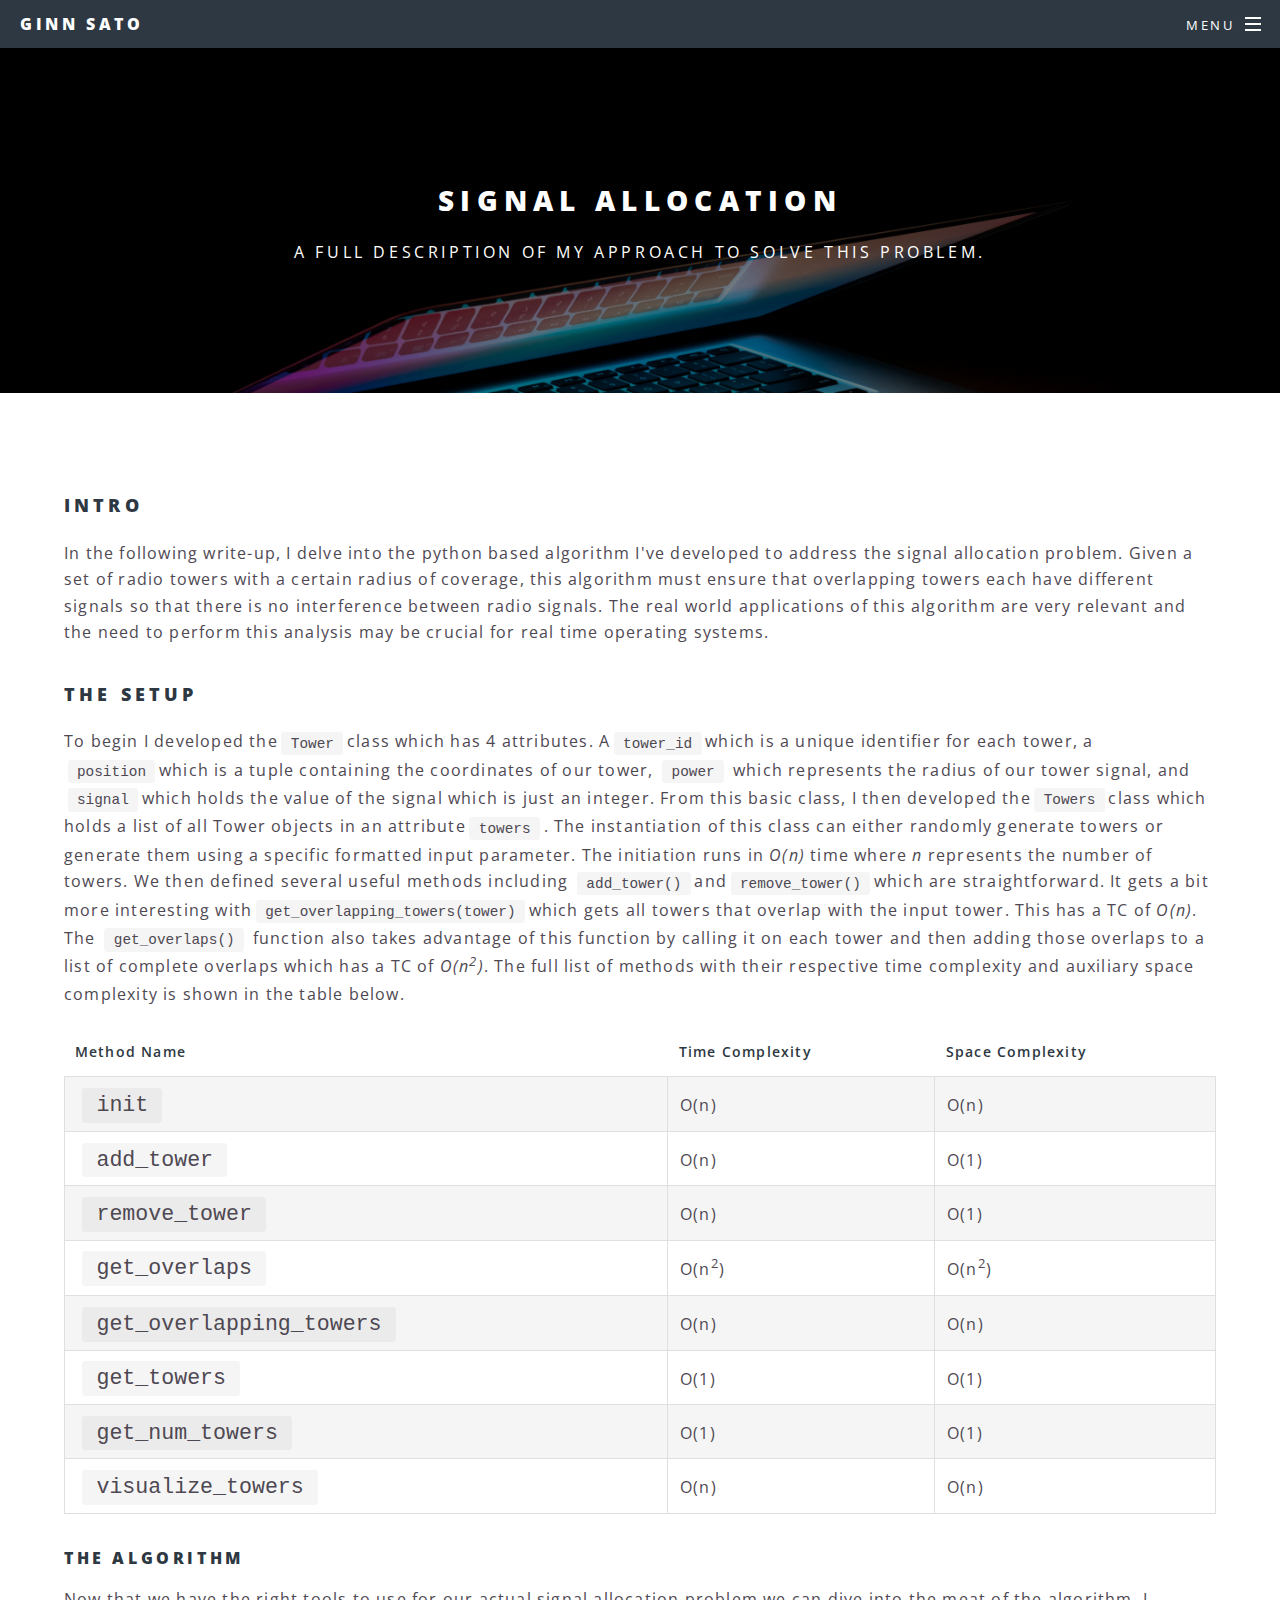
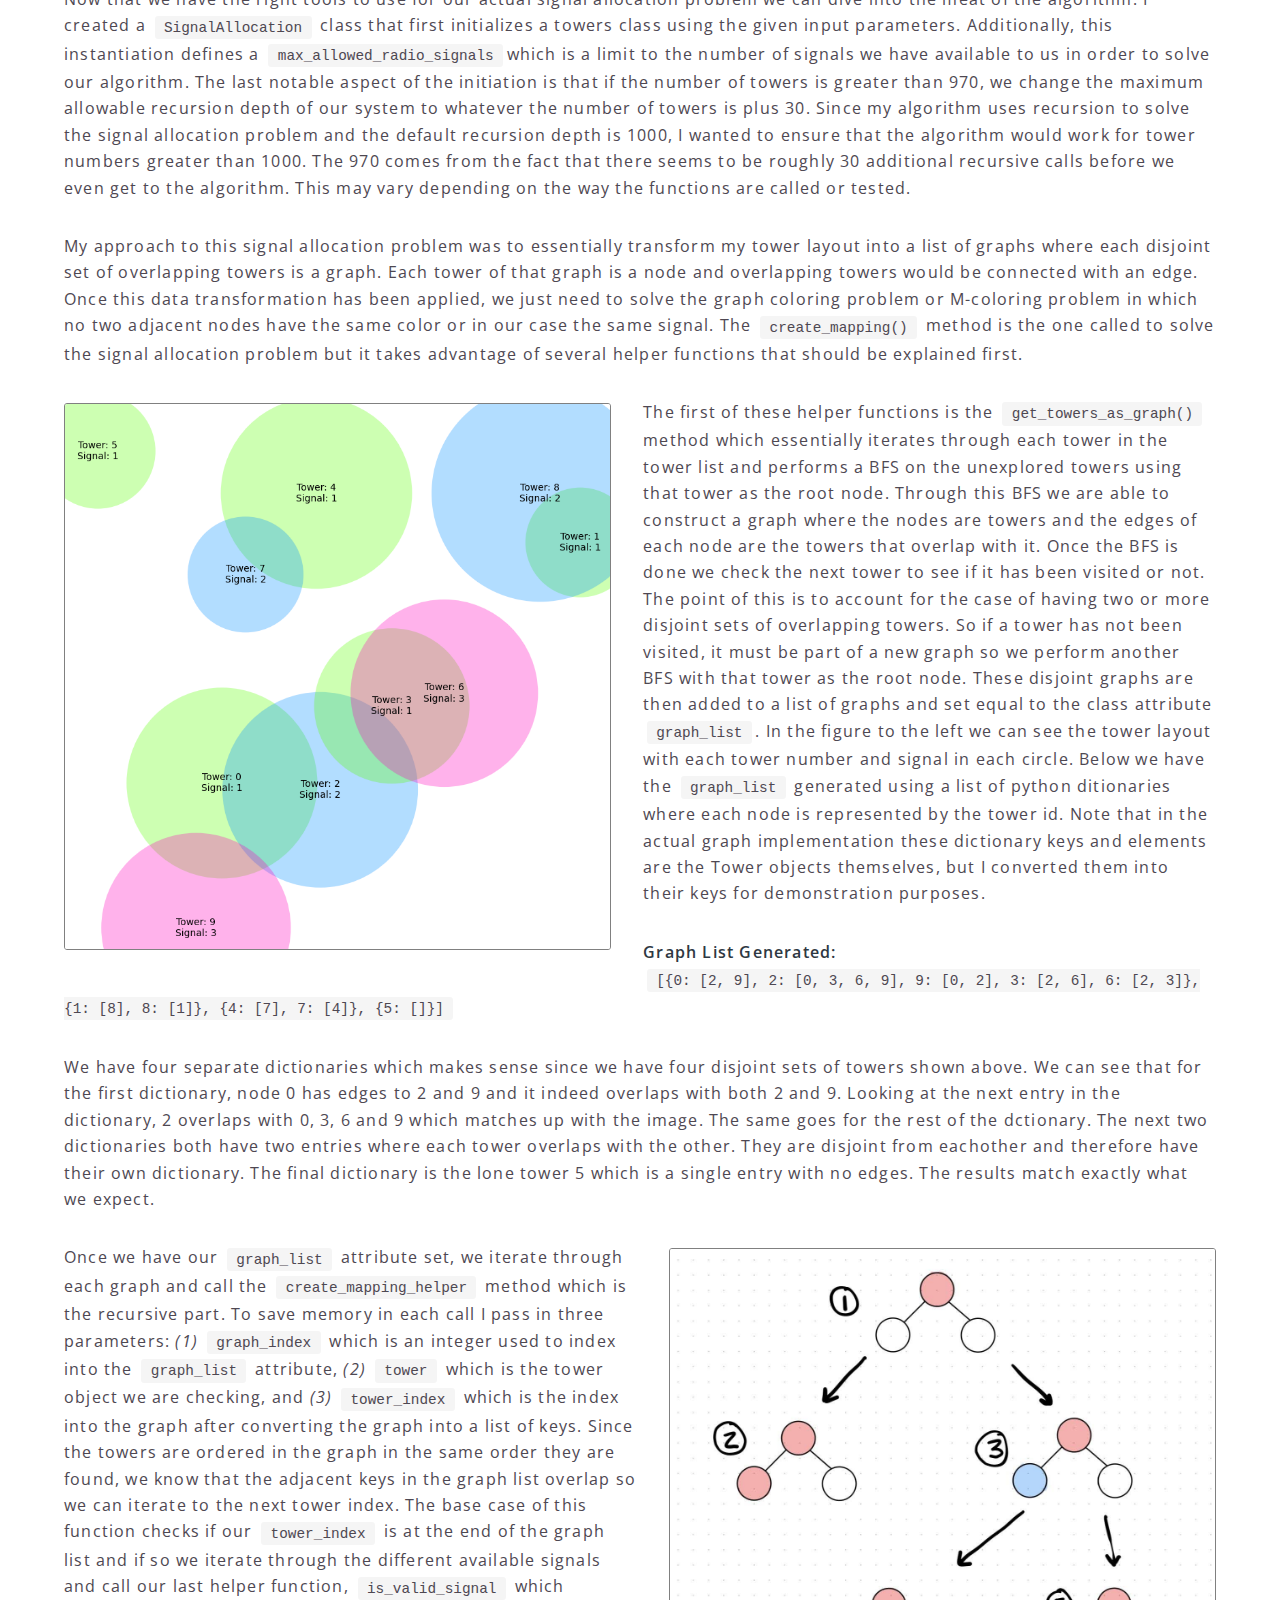
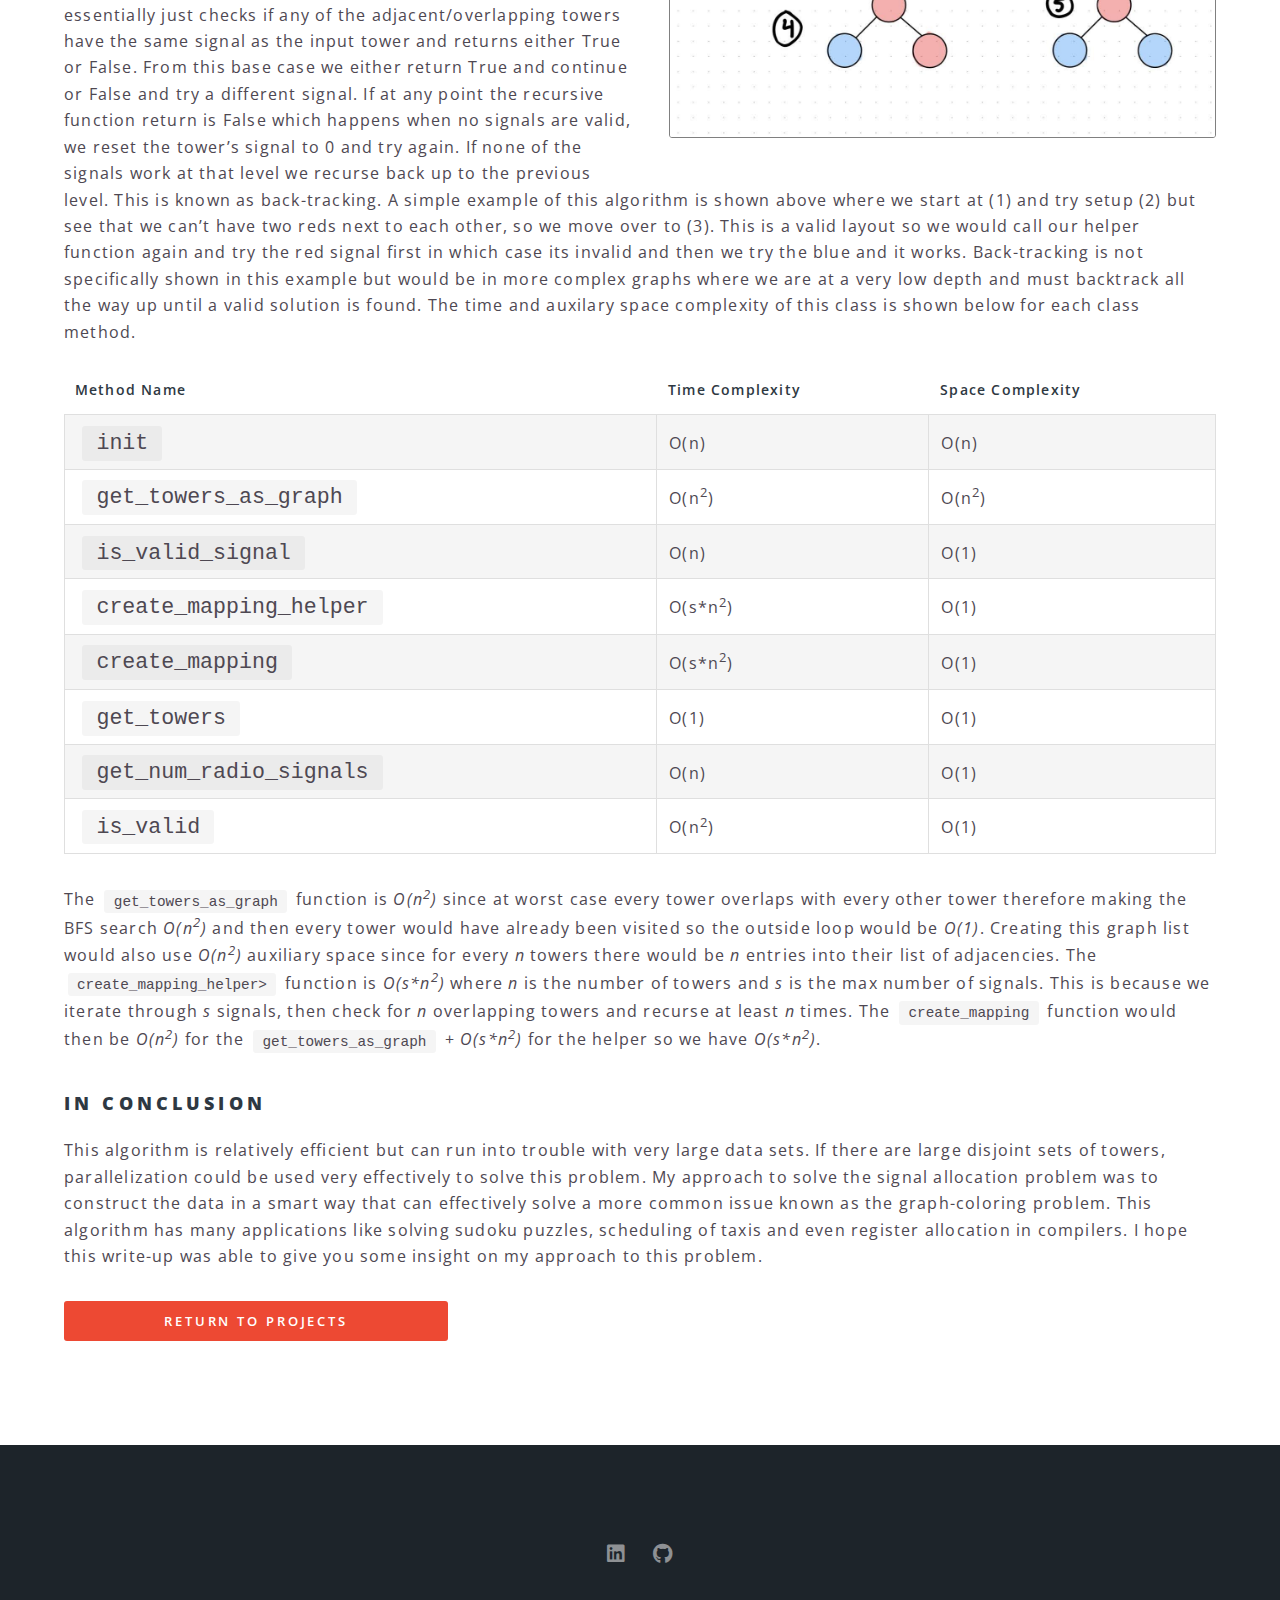
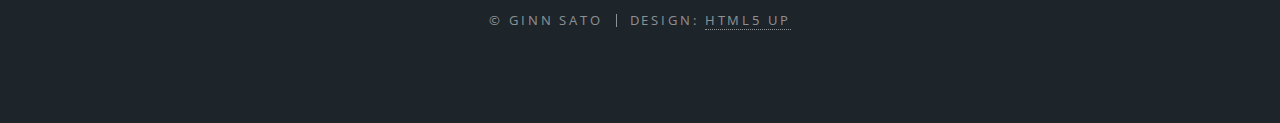
<file: sigallo.html>
<!DOCTYPE HTML>
<!--
	Spectral by HTML5 UP
	html5up.net | @ajlkn
	Free for personal and commercial use under the CCA 3.0 license (html5up.net/license)
-->
<html>
	<head>
		<title>Ginn Sato</title>
		<meta charset="utf-8" />
		<meta name="viewport" content="width=device-width, initial-scale=1, user-scalable=no" />
		<link rel="stylesheet" href="assets/css/main.css" />
		<noscript><link rel="stylesheet" href="assets/css/noscript.css" /></noscript>
	</head>
	<body class="is-preload">

		<!-- Page Wrapper -->
			<div id="page-wrapper">

				<!-- Header -->
					<header id="header">
						<h1><a href="index.html">Ginn Sato</a></h1>
						<nav id="nav">
							<ul>
								<li class="special">
									<a href="#menu" class="menuToggle"><span>Menu</span></a>
									<div id="menu">
										<ul>
											<li><a href="index.html">Home</a></li>
											<li><a href="resumetranscript.html">Resume and Transcript</a></li>
											<li><a href="projects.html">Projects</a></li>
										</ul>
									</div>
								</li>
							</ul>
						</nav>
					</header>

				<!-- Main -->
					<article id="main">
						<header>
							<h2>Signal Allocation</h2>
							<p>A full description of my approach to solve this problem.</p>
						</header>
						<section class="wrapper style5">
							<div class="inner">

								<h3>Intro</h3>
								<p> In the following write-up, I delve into the python based algorithm I've developed to address the signal allocation problem. Given a set of radio towers with a certain radius of coverage, this algorithm must ensure that overlapping towers each have different signals so that there is no interference between radio signals. The real world applications of this algorithm are very relevant and the need to perform this analysis may be crucial for real time operating systems. 
                                </p>
                                
                                <h3>The Setup</h3>
								<p>To begin I developed the<code>Tower</code>class which has 4 attributes. A<code>tower_id</code>which is a unique identifier for each tower, a <code>position</code>which is a tuple containing the coordinates of our tower, <code>power</code> which represents the radius of our tower signal, and <code>signal</code>which holds the value of the signal which is just an integer. From this basic class, I then developed the<code>Towers</code>class which holds a list of all Tower objects in an attribute<code>towers</code>. The instantiation of this class can either randomly generate towers or generate them using a specific formatted input parameter. The initiation runs in <em>O(n)</em> time where <em>n</em> represents the number of towers. We then defined several useful methods including <code>add_tower()</code>and<code>remove_tower()</code>which are straightforward. It gets a bit more interesting with<code>get_overlapping_towers(tower)</code>which gets all towers that overlap with the input tower. This has a TC of <em>O(n)</em>. The <code>get_overlaps()</code> function also takes advantage of this function by calling it on each tower and then adding those overlaps to a list of complete overlaps which has a TC of <em>O(n<sup>2</sup>)</em>. The full list of methods with their respective time complexity and auxiliary space complexity is shown in the table below.</p>
									<div class="table-wrapper">
										<table class="alt">
											<thead>
												<tr>
													<th>Method Name</th>
													<th>Time Complexity</th>
													<th>Space Complexity</th>
												</tr>
											</thead>
											<tbody>
												<tr>
													<td><font size="5"><code>init</code></font></td>
													<td>O(n)</td>
													<td>O(n)</td>
												</tr>
												<tr>
													<td><font size="5"><code>add_tower</code></font></td>
													<td>O(n)</td>
													<td>O(1)</td>
												</tr>
												<tr>
													<td><font size="5"><code>remove_tower</code></font></td>
													<td>O(n)</td>
													<td>O(1)</td>
												</tr>
												<tr>
													<td><font size="5"><code>get_overlaps</code></font></td>
													<td>O(n<sup>2</sup>)</td>
													<td>O(n<sup>2</sup>)</td>
												</tr>
												<tr>
													<td><font size="5"><code>get_overlapping_towers</code></font></td>
													<td>O(n)</td>
													<td>O(n)</td>
												</tr>
                                                <tr>
													<td><font size="5"><code>get_towers</code></font></td>
													<td>O(1)</td>
													<td>O(1)</td>
												</tr>
                                                <tr>
													<td><font size="5"><code>get_num_towers</code></font></td>
													<td>O(1)</td>
													<td>O(1)</td>
												</tr>
                                                <tr>
													<td><font size="5"><code>visualize_towers</code></font></td>
													<td>O(n)</td>
													<td>O(n)</td>
												</tr>
											</tbody>

										</table>
									</div>
								

								<h4>The Algorithm</h4>

								<p>Now that we have the right tools to use for our actual signal allocation problem we can dive into the meat of the algorithm. I created a <code>SignalAllocation</code> class that first initializes a towers class using the given input parameters. Additionally, this instantiation defines a <code>max_allowed_radio_signals</code>which is a limit to the number of signals we have available to us in order to solve our algorithm. The last notable aspect of the initiation is that if the number of towers is greater than 970, we change the maximum allowable recursion depth of our system to whatever the number of towers is plus 30. Since my algorithm uses recursion to solve the signal allocation problem and the default recursion depth is 1000, I wanted to ensure that the algorithm would work for tower numbers greater than 1000. The 970 comes from the fact that there seems to be roughly 30 additional recursive calls before we even get to the algorithm. This may vary depending on the way the functions are called or tested.</p>
                                
                                <p>My approach to this signal allocation problem was to essentially transform my tower layout into a list of graphs where each disjoint set of overlapping towers is a graph. Each tower of that graph is a node and overlapping towers would be connected with an edge. Once this data transformation has been applied, we just need to solve the graph coloring problem or M-coloring problem in which no two adjacent nodes have the same color or in our case the same signal. The <code>create_mapping()</code> method is the one called to solve the signal allocation problem but it takes advantage of several helper functions that should be explained first. </p>

                                <p><span class="image left"><img src="images/sigallo01.png" alt="" style="border:1px solid #808080;"/></span>The first of these helper functions is the <code>get_towers_as_graph()</code> method which essentially iterates through each tower in the tower list and performs a BFS on the unexplored towers using that tower as the root node. Through this BFS we are able to construct a graph where the nodes are towers and the edges of each node are the towers that overlap with it. Once the BFS is done we check the next tower to see if it has been visited or not. The point of this is to account for the case of having two or more disjoint sets of overlapping towers. So if a tower has not been visited, it must be part of a new graph so we perform another BFS with that tower as the root node. These disjoint graphs are then added to a list of graphs and set equal to the class attribute <code>graph_list</code>. In the figure to the left we can see the tower layout with each tower number and signal in each circle. Below we have the <code>graph_list</code> generated using a list of python ditionaries where each node is represented by the tower id. Note that in the actual graph implementation these dictionary keys and elements are the Tower objects themselves, but I converted them into their keys for demonstration purposes.</p>

                                <p><b>Graph List Generated:</b><br /><code>[{0: [2, 9], 2: [0, 3, 6, 9], 9: [0, 2], 3: [2, 6], 6: [2, 3]}, {1: [8], 8: [1]}, {4: [7], 7: [4]}, {5: []}]</code> <br /></p>
                                
                                <p>We have four separate dictionaries which makes sense since we have four disjoint sets of towers shown above. We can see that for the first dictionary, node 0 has edges to 2 and 9 and it indeed overlaps with both 2 and 9. Looking at the next entry in the dictionary, 2 overlaps with 0, 3, 6 and 9 which matches up with the image. The same goes for the rest of the dctionary. The next two dictionaries both have two entries where each tower overlaps with the other. They are disjoint from eachother and therefore have their own dictionary. The final dictionary is the lone tower 5 which is a single entry with no edges. The results match exactly what we expect. </p>

                                <p><span class="image right"><img src="images/sigallo02.jpeg" alt="" style="border:1px solid #808080;"/></span>Once we have our <code>graph_list</code> attribute set, we iterate through each graph and call the <code>create_mapping_helper</code> method which is the recursive part. To save memory in each call I pass in three parameters: <em>(1)</em> <code>graph_index</code> which is an integer used to index into the <code>graph_list</code> attribute, <em>(2)</em> <code>tower</code> which is the tower object we are checking, and <em>(3)</em> <code>tower_index</code> which is the index into the graph after converting the graph into a list of keys. Since the towers are ordered in the graph in the same order they are found, we know that the adjacent keys in the graph list overlap so we can iterate to the next tower index. The base case of this function checks if our <code>tower_index</code> is at the end of the graph list and if so we iterate through the different available signals and call our last helper function, <code>is_valid_signal</code> which essentially just checks if any of the adjacent/overlapping towers have the same signal as the input tower and returns either True or False. From this base case we either return True and continue or False and try a different signal. If at any point the recursive function return is False which happens when no signals are valid, we reset the tower’s signal to 0 and try again. If none of the signals work at that level we recurse back up to the previous level. This is known as back-tracking. A simple example of this algorithm is shown above where we start at (1) and try setup (2) but see that we can’t have two reds next to each other, so we move over to (3). This is a valid layout so we would call our helper function again and try the red signal first in which case its invalid and then we try the blue and it works. Back-tracking is not specifically shown in this example but would be in more complex graphs where we are at a very low depth and must backtrack all the way up until a valid solution is found. The time and auxilary space complexity of this class is shown below for each class method.</p>
							
                                <div class="table-wrapper">
                                    <table class="alt">
                                        <thead>
                                            <tr>
                                                <th>Method Name</th>
                                                <th>Time Complexity</th>
                                                <th>Space Complexity</th>
                                            </tr>
                                        </thead>
                                        <tbody>
                                            <tr>
                                                <td><font size="5"><code>init</code></font></td>
                                                <td>O(n)</td>
                                                <td>O(n)</td>
                                            </tr>
                                            <tr>
                                                <td><font size="5"><code>get_towers_as_graph</code></font></td>
                                                <td>O(n<sup>2</sup>)</td>
                                                <td>O(n<sup>2</sup>)</td>
                                            </tr>
                                            <tr>
                                                <td><font size="5"><code>is_valid_signal</code></font></td>
                                                <td>O(n)</td>
                                                <td>O(1)</td>
                                            </tr>
                                            <tr>
                                                <td><font size="5"><code>create_mapping_helper</code></font></td>
                                                <td>O(s*n<sup>2</sup>)</td>
                                                <td>O(1)</td>
                                            </tr>
                                            <tr>
                                                <td><font size="5"><code>create_mapping</code></font></td>
                                                <td>O(s*n<sup>2</sup>)</td>
                                                <td>O(1)</td>
                                            </tr>
                                            <tr>
                                                <td><font size="5"><code>get_towers</code></font></td>
                                                <td>O(1)</td>
                                                <td>O(1)</td>
                                            </tr>
                                            <tr>
                                                <td><font size="5"><code>get_num_radio_signals</code></font></td>
                                                <td>O(n)</td>
                                                <td>O(1)</td>
                                            </tr>
                                            <tr>
                                                <td><font size="5"><code>is_valid</code></font></td>
                                                <td>O(n<sup>2</sup>)</td>
                                                <td>O(1)</td>
                                            </tr>
                                        </tbody>

                                    </table>
                                </div>

                                <p>The <code>get_towers_as_graph</code> function is <em>O(n<sup>2</sup>)</em> since at worst case every tower overlaps with every other tower therefore making the BFS search <em>O(n<sup>2</sup>)</em> and then every tower would have already been visited so the outside loop would be <em>O(1)</em>. Creating this graph list would also use <em>O(n<sup>2</sup>)</em> auxiliary space since for every <em>n</em> towers there would be <em>n</em> entries into their list of adjacencies. The <code>create_mapping_helper></code> function is <em>O(s*n<sup>2</sup>)</em> where <em>n</em> is the number of towers and <em>s</em> is the max number of signals. This is because we iterate through <em>s</em> signals, then check for <em>n</em> overlapping towers and recurse at least <em>n</em> times. The <code>create_mapping</code> function would then be <em>O(n<sup>2</sup>)</em> for the <code>get_towers_as_graph</code> + <em>O(s*n<sup>2</sup>)</em> for the helper so we have <em>O(s*n<sup>2</sup>)</em>. </p>
                            
                                <h3>In Conclusion</h3>
                                <p>This algorithm is relatively efficient but can run into trouble with very large data sets. If there are large disjoint sets of towers, parallelization could be used very effectively to solve this problem. My approach to solve the signal allocation problem was to construct the data in a smart way that can effectively solve a more common issue known as the graph-coloring problem. This algorithm has many applications like solving sudoku puzzles, scheduling of taxis and even register allocation in compilers. I hope this write-up was able to give you some insight on my approach to this problem. </p>
                                <div class="actions">
                                    <ul class="actions stacked">
                                        <li><a href="projects.html" class="button primary fit">Return to projects</a></li>
                                    </ul>
                                </div>
                            
                            </div>
						</section>
					</article>

				<!-- Footer -->
				<footer id="footer">
					<ul class="icons">
						<li><a href="https://www.linkedin.com/in/ginn-sato-44a3a6234" target="_blank" class="icon brands fa-linkedin"><span class="label">LinkedIn</span></a></li>
						<li><a href="https://github.com/ginnsato" target="_blank" class="icon brands fa-github"><span class="label">GitHub</span></a></li>
					</ul>
					<ul class="copyright">
						<li>&copy; Ginn Sato</li><li>Design: <a href="http://html5up.net">HTML5 UP</a></li>
					</ul>
				</footer>

			</div>

		<!-- Scripts -->
			<script src="assets/js/jquery.min.js"></script>
			<script src="assets/js/jquery.scrollex.min.js"></script>
			<script src="assets/js/jquery.scrolly.min.js"></script>
			<script src="assets/js/browser.min.js"></script>
			<script src="assets/js/breakpoints.min.js"></script>
			<script src="assets/js/util.js"></script>
			<script src="assets/js/main.js"></script>

	</body>
</html>
</file>
<file: assets/css/noscript.css>
/*
	Spectral by HTML5 UP
	html5up.net | @ajlkn
	Free for personal and commercial use under the CCA 3.0 license (html5up.net/license)
*/

/* Banner */

	body.is-preload #banner h2 {
		-moz-transform: none;
		-webkit-transform: none;
		-ms-transform: none;
		transform: none;
		opacity: 1;
	}

		body.is-preload #banner h2:before, body.is-preload #banner h2:after {
			width: 100%;
		}

	body.is-preload #banner .more {
		-moz-transform: none;
		-webkit-transform: none;
		-ms-transform: none;
		transform: none;
		opacity: 1;
	}

	body.is-preload #banner:after {
		opacity: 0;
	}
</file>
<file: assets/css/main.css>
@import url(fontawesome-all.min.css);
@import url("https://fonts.googleapis.com/css?family=Open+Sans:400,400italic,600,600italic,800,800italic");

/*
	Spectral by HTML5 UP
	html5up.net | @ajlkn
	Free for personal and commercial use under the CCA 3.0 license (html5up.net/license)
*/

html, body, div, span, applet, object,
iframe, h1, h2, h3, h4, h5, h6, p, blockquote,
pre, a, abbr, acronym, address, big, cite,
code, del, dfn, em, img, ins, kbd, q, s, samp,
small, strike, strong, sub, sup, tt, var, b,
u, i, center, dl, dt, dd, ol, ul, li, fieldset,
form, label, legend, table, caption, tbody,
tfoot, thead, tr, th, td, article, aside,
canvas, details, embed, figure, figcaption,
footer, header, hgroup, menu, nav, output, ruby,
section, summary, time, mark, audio, video {
	margin: 0;
	padding: 0;
	border: 0;
	font-size: 100%;
	font: inherit;
	vertical-align: baseline;}

article, aside, details, figcaption, figure,
footer, header, hgroup, menu, nav, section {
	display: block;}

body {
	line-height: 1;
}

ol, ul {
	list-style: none;
}

blockquote, q {
	quotes: none;
}

	blockquote:before, blockquote:after, q:before, q:after {
		content: '';
		content: none;
	}

table {
	border-collapse: collapse;
	border-spacing: 0;
}

body {
	-webkit-text-size-adjust: none;
}

mark {
	background-color: transparent;
	color: inherit;
}

input::-moz-focus-inner {
	border: 0;
	padding: 0;
}

input, select, textarea {
	-moz-appearance: none;
	-webkit-appearance: none;
	-ms-appearance: none;
	appearance: none;
}

/* Basic */

	@-ms-viewport {
		width: device-width;
	}

	html {
		box-sizing: border-box;
	}

	*, *:before, *:after {
		box-sizing: inherit;
	}

	body {
		background: #2e3842;
	}

		body.is-preload *, body.is-preload *:before, body.is-preload *:after {
			-moz-animation: none !important;
			-webkit-animation: none !important;
			-ms-animation: none !important;
			animation: none !important;
			-moz-transition: none !important;
			-webkit-transition: none !important;
			-ms-transition: none !important;
			transition: none !important;
		}

	body, input, select, textarea {
		color: #fff;
		font-family: "Open Sans", Helvetica, sans-serif;
		font-size: 15pt;
		font-weight: 400;
		letter-spacing: 0.075em;
		line-height: 1.65em;
	}

		@media screen and (max-width: 1680px) {

			body, input, select, textarea {
				font-size: 13pt;
			}

		}

		@media screen and (max-width: 1280px) {

			body, input, select, textarea {
				font-size: 12pt;
			}

		}

		@media screen and (max-width: 736px) {

			body, input, select, textarea {
				font-size: 11pt;
				letter-spacing: 0.0375em;
			}

		}

	a {
		-moz-transition: color 0.2s ease, border-bottom-color 0.2s ease;
		-webkit-transition: color 0.2s ease, border-bottom-color 0.2s ease;
		-ms-transition: color 0.2s ease, border-bottom-color 0.2s ease;
		transition: color 0.2s ease, border-bottom-color 0.2s ease;
		border-bottom: dotted 1px;
		color: inherit;
		text-decoration: none;
	}

		a:hover {
			border-bottom-color: transparent;
		}

	strong, b {
		color: #fff;
		font-weight: 600;
	}

	em, i {
		font-style: italic;
	}

	p {
		margin: 0 0 2em 0;
	}

	h1, h2, h3, h4, h5, h6 {
		color: #fff;
		font-weight: 800;
		letter-spacing: 0.225em;
		line-height: 1em;
		margin: 0 0 1em 0;
		text-transform: uppercase;
	}

		h1 a, h2 a, h3 a, h4 a, h5 a, h6 a {
			color: inherit;
			text-decoration: none;
		}

	h2 {
		font-size: 1.35em;
		line-height: 1.75em;
	}

		@media screen and (max-width: 736px) {

			h2 {
				font-size: 1.1em;
				line-height: 1.65em;
			}

		}

	h3 {
		font-size: 1.15em;
		line-height: 1.75em;
	}

		@media screen and (max-width: 736px) {

			h3 {
				font-size: 1em;
				line-height: 1.65em;
			}

		}

	h4 {
		font-size: 1em;
		line-height: 1.5em;
	}

	h5 {
		font-size: 0.8em;
		line-height: 1.5em;
	}

	h6 {
		font-size: 0.7em;
		line-height: 1.5em;
	}

	sub {
		font-size: 0.8em;
		position: relative;
		top: 0.5em;
	}

	sup {
		font-size: 0.8em;
		position: relative;
		top: -0.5em;
	}

	hr {
		border: 0;
		border-bottom: solid 2px #fff;
		margin: 3em 0;
	}

		hr.major {
			margin: 4.5em 0;
		}

	blockquote {
		border-left: solid 4px #fff;
		font-style: italic;
		margin: 0 0 2em 0;
		padding: 0.5em 0 0.5em 2em;
	}

	code {
		background: rgba(144, 144, 144, 0.25);
		border-radius: 3px;
		font-family: "Courier New", monospace;
		font-size: 0.9em;
		letter-spacing: 0;
		margin: 0 0.25em;
		padding: 0.25em 0.65em;
	}

	pre {
		-webkit-overflow-scrolling: touch;
		font-family: "Courier New", monospace;
		font-size: 0.9em;
		margin: 0 0 2em 0;
	}

		pre code {
			display: block;
			line-height: 1.75em;
			padding: 1em 1.5em;
			overflow-x: auto;
		}

	.align-left {
		text-align: left;
	}

	.align-center {
		text-align: center;
	}

	.align-right {
		text-align: right;
	}

/* Row */

	.row {
		display: flex;
		flex-wrap: wrap;
		box-sizing: border-box;
		align-items: stretch;
	}

		.row > * {
			box-sizing: border-box;
		}

		.row.gtr-uniform > * > :last-child {
			margin-bottom: 0;
		}

		.row.aln-left {
			justify-content: flex-start;
		}

		.row.aln-center {
			justify-content: center;
		}

		.row.aln-right {
			justify-content: flex-end;
		}

		.row.aln-top {
			align-items: flex-start;
		}

		.row.aln-middle {
			align-items: center;
		}

		.row.aln-bottom {
			align-items: flex-end;
		}

		.row > .imp {
			order: -1;
		}

		.row > .col-1 {
			width: 8.33333%;
		}

		.row > .off-1 {
			margin-left: 8.33333%;
		}

		.row > .col-2 {
			width: 16.66667%;
		}

		.row > .off-2 {
			margin-left: 16.66667%;
		}

		.row > .col-3 {
			width: 25%;
		}

		.row > .off-3 {
			margin-left: 25%;
		}

		.row > .col-4 {
			width: 33.33333%;
		}

		.row > .off-4 {
			margin-left: 33.33333%;
		}

		.row > .col-5 {
			width: 41.66667%;
		}

		.row > .off-5 {
			margin-left: 41.66667%;
		}

		.row > .col-6 {
			width: 50%;
		}

		.row > .off-6 {
			margin-left: 50%;
		}

		.row > .col-7 {
			width: 58.33333%;
		}

		.row > .off-7 {
			margin-left: 58.33333%;
		}

		.row > .col-8 {
			width: 66.66667%;
		}

		.row > .off-8 {
			margin-left: 66.66667%;
		}

		.row > .col-9 {
			width: 75%;
		}

		.row > .off-9 {
			margin-left: 75%;
		}

		.row > .col-10 {
			width: 83.33333%;
		}

		.row > .off-10 {
			margin-left: 83.33333%;
		}

		.row > .col-11 {
			width: 91.66667%;
		}

		.row > .off-11 {
			margin-left: 91.66667%;
		}

		.row > .col-12 {
			width: 100%;
		}

		.row > .off-12 {
			margin-left: 100%;
		}

		.row.gtr-0 {
			margin-top: 0;
			margin-left: 0em;
		}

			.row.gtr-0 > * {
				padding: 0 0 0 0em;
			}

			.row.gtr-0.gtr-uniform {
				margin-top: 0em;
			}

				.row.gtr-0.gtr-uniform > * {
					padding-top: 0em;
				}

		.row.gtr-25 {
			margin-top: 0;
			margin-left: -0.375em;
		}

			.row.gtr-25 > * {
				padding: 0 0 0 0.375em;
			}

			.row.gtr-25.gtr-uniform {
				margin-top: -0.375em;
			}

				.row.gtr-25.gtr-uniform > * {
					padding-top: 0.375em;
				}

		.row.gtr-50 {
			margin-top: 0;
			margin-left: -0.75em;
		}

			.row.gtr-50 > * {
				padding: 0 0 0 0.75em;
			}

			.row.gtr-50.gtr-uniform {
				margin-top: -0.75em;
			}

				.row.gtr-50.gtr-uniform > * {
					padding-top: 0.75em;
				}

		.row {
			margin-top: 0;
			margin-left: -1.5em;
		}

			.row > * {
				padding: 0 0 0 1.5em;
			}

			.row.gtr-uniform {
				margin-top: -1.5em;
			}

				.row.gtr-uniform > * {
					padding-top: 1.5em;
				}

		.row.gtr-150 {
			margin-top: 0;
			margin-left: -2.25em;
		}

			.row.gtr-150 > * {
				padding: 0 0 0 2.25em;
			}

			.row.gtr-150.gtr-uniform {
				margin-top: -2.25em;
			}

				.row.gtr-150.gtr-uniform > * {
					padding-top: 2.25em;
				}

		.row.gtr-200 {
			margin-top: 0;
			margin-left: -3em;
		}

			.row.gtr-200 > * {
				padding: 0 0 0 3em;
			}

			.row.gtr-200.gtr-uniform {
				margin-top: -3em;
			}

				.row.gtr-200.gtr-uniform > * {
					padding-top: 3em;
				}

		@media screen and (max-width: 1680px) {

			.row {
				display: flex;
				flex-wrap: wrap;
				box-sizing: border-box;
				align-items: stretch;
			}

				.row > * {
					box-sizing: border-box;
				}

				.row.gtr-uniform > * > :last-child {
					margin-bottom: 0;
				}

				.row.aln-left {
					justify-content: flex-start;
				}

				.row.aln-center {
					justify-content: center;
				}

				.row.aln-right {
					justify-content: flex-end;
				}

				.row.aln-top {
					align-items: flex-start;
				}

				.row.aln-middle {
					align-items: center;
				}

				.row.aln-bottom {
					align-items: flex-end;
				}

				.row > .imp-xlarge {
					order: -1;
				}

				.row > .col-1-xlarge {
					width: 8.33333%;
				}

				.row > .off-1-xlarge {
					margin-left: 8.33333%;
				}

				.row > .col-2-xlarge {
					width: 16.66667%;
				}

				.row > .off-2-xlarge {
					margin-left: 16.66667%;
				}

				.row > .col-3-xlarge {
					width: 25%;
				}

				.row > .off-3-xlarge {
					margin-left: 25%;
				}

				.row > .col-4-xlarge {
					width: 33.33333%;
				}

				.row > .off-4-xlarge {
					margin-left: 33.33333%;
				}

				.row > .col-5-xlarge {
					width: 41.66667%;
				}

				.row > .off-5-xlarge {
					margin-left: 41.66667%;
				}

				.row > .col-6-xlarge {
					width: 50%;
				}

				.row > .off-6-xlarge {
					margin-left: 50%;
				}

				.row > .col-7-xlarge {
					width: 58.33333%;
				}

				.row > .off-7-xlarge {
					margin-left: 58.33333%;
				}

				.row > .col-8-xlarge {
					width: 66.66667%;
				}

				.row > .off-8-xlarge {
					margin-left: 66.66667%;
				}

				.row > .col-9-xlarge {
					width: 75%;
				}

				.row > .off-9-xlarge {
					margin-left: 75%;
				}

				.row > .col-10-xlarge {
					width: 83.33333%;
				}

				.row > .off-10-xlarge {
					margin-left: 83.33333%;
				}

				.row > .col-11-xlarge {
					width: 91.66667%;
				}

				.row > .off-11-xlarge {
					margin-left: 91.66667%;
				}

				.row > .col-12-xlarge {
					width: 100%;
				}

				.row > .off-12-xlarge {
					margin-left: 100%;
				}

				.row.gtr-0 {
					margin-top: 0;
					margin-left: 0em;
				}

					.row.gtr-0 > * {
						padding: 0 0 0 0em;
					}

					.row.gtr-0.gtr-uniform {
						margin-top: 0em;
					}

						.row.gtr-0.gtr-uniform > * {
							padding-top: 0em;
						}

				.row.gtr-25 {
					margin-top: 0;
					margin-left: -0.375em;
				}

					.row.gtr-25 > * {
						padding: 0 0 0 0.375em;
					}

					.row.gtr-25.gtr-uniform {
						margin-top: -0.375em;
					}

						.row.gtr-25.gtr-uniform > * {
							padding-top: 0.375em;
						}

				.row.gtr-50 {
					margin-top: 0;
					margin-left: -0.75em;
				}

					.row.gtr-50 > * {
						padding: 0 0 0 0.75em;
					}

					.row.gtr-50.gtr-uniform {
						margin-top: -0.75em;
					}

						.row.gtr-50.gtr-uniform > * {
							padding-top: 0.75em;
						}

				.row {
					margin-top: 0;
					margin-left: -1.5em;
				}

					.row > * {
						padding: 0 0 0 1.5em;
					}

					.row.gtr-uniform {
						margin-top: -1.5em;
					}

						.row.gtr-uniform > * {
							padding-top: 1.5em;
						}

				.row.gtr-150 {
					margin-top: 0;
					margin-left: -2.25em;
				}

					.row.gtr-150 > * {
						padding: 0 0 0 2.25em;
					}

					.row.gtr-150.gtr-uniform {
						margin-top: -2.25em;
					}

						.row.gtr-150.gtr-uniform > * {
							padding-top: 2.25em;
						}

				.row.gtr-200 {
					margin-top: 0;
					margin-left: -3em;
				}

					.row.gtr-200 > * {
						padding: 0 0 0 3em;
					}

					.row.gtr-200.gtr-uniform {
						margin-top: -3em;
					}

						.row.gtr-200.gtr-uniform > * {
							padding-top: 3em;
						}

		}

		@media screen and (max-width: 1280px) {

			.row {
				display: flex;
				flex-wrap: wrap;
				box-sizing: border-box;
				align-items: stretch;
			}

				.row > * {
					box-sizing: border-box;
				}

				.row.gtr-uniform > * > :last-child {
					margin-bottom: 0;
				}

				.row.aln-left {
					justify-content: flex-start;
				}

				.row.aln-center {
					justify-content: center;
				}

				.row.aln-right {
					justify-content: flex-end;
				}

				.row.aln-top {
					align-items: flex-start;
				}

				.row.aln-middle {
					align-items: center;
				}

				.row.aln-bottom {
					align-items: flex-end;
				}

				.row > .imp-large {
					order: -1;
				}

				.row > .col-1-large {
					width: 8.33333%;
				}

				.row > .off-1-large {
					margin-left: 8.33333%;
				}

				.row > .col-2-large {
					width: 16.66667%;
				}

				.row > .off-2-large {
					margin-left: 16.66667%;
				}

				.row > .col-3-large {
					width: 25%;
				}

				.row > .off-3-large {
					margin-left: 25%;
				}

				.row > .col-4-large {
					width: 33.33333%;
				}

				.row > .off-4-large {
					margin-left: 33.33333%;
				}

				.row > .col-5-large {
					width: 41.66667%;
				}

				.row > .off-5-large {
					margin-left: 41.66667%;
				}

				.row > .col-6-large {
					width: 50%;
				}

				.row > .off-6-large {
					margin-left: 50%;
				}

				.row > .col-7-large {
					width: 58.33333%;
				}

				.row > .off-7-large {
					margin-left: 58.33333%;
				}

				.row > .col-8-large {
					width: 66.66667%;
				}

				.row > .off-8-large {
					margin-left: 66.66667%;
				}

				.row > .col-9-large {
					width: 75%;
				}

				.row > .off-9-large {
					margin-left: 75%;
				}

				.row > .col-10-large {
					width: 83.33333%;
				}

				.row > .off-10-large {
					margin-left: 83.33333%;
				}

				.row > .col-11-large {
					width: 91.66667%;
				}

				.row > .off-11-large {
					margin-left: 91.66667%;
				}

				.row > .col-12-large {
					width: 100%;
				}

				.row > .off-12-large {
					margin-left: 100%;
				}

				.row.gtr-0 {
					margin-top: 0;
					margin-left: 0em;
				}

					.row.gtr-0 > * {
						padding: 0 0 0 0em;
					}

					.row.gtr-0.gtr-uniform {
						margin-top: 0em;
					}

						.row.gtr-0.gtr-uniform > * {
							padding-top: 0em;
						}

				.row.gtr-25 {
					margin-top: 0;
					margin-left: -0.375em;
				}

					.row.gtr-25 > * {
						padding: 0 0 0 0.375em;
					}

					.row.gtr-25.gtr-uniform {
						margin-top: -0.375em;
					}

						.row.gtr-25.gtr-uniform > * {
							padding-top: 0.375em;
						}

				.row.gtr-50 {
					margin-top: 0;
					margin-left: -0.75em;
				}

					.row.gtr-50 > * {
						padding: 0 0 0 0.75em;
					}

					.row.gtr-50.gtr-uniform {
						margin-top: -0.75em;
					}

						.row.gtr-50.gtr-uniform > * {
							padding-top: 0.75em;
						}

				.row {
					margin-top: 0;
					margin-left: -1.5em;
				}

					.row > * {
						padding: 0 0 0 1.5em;
					}

					.row.gtr-uniform {
						margin-top: -1.5em;
					}

						.row.gtr-uniform > * {
							padding-top: 1.5em;
						}

				.row.gtr-150 {
					margin-top: 0;
					margin-left: -2.25em;
				}

					.row.gtr-150 > * {
						padding: 0 0 0 2.25em;
					}

					.row.gtr-150.gtr-uniform {
						margin-top: -2.25em;
					}

						.row.gtr-150.gtr-uniform > * {
							padding-top: 2.25em;
						}

				.row.gtr-200 {
					margin-top: 0;
					margin-left: -3em;
				}

					.row.gtr-200 > * {
						padding: 0 0 0 3em;
					}

					.row.gtr-200.gtr-uniform {
						margin-top: -3em;
					}

						.row.gtr-200.gtr-uniform > * {
							padding-top: 3em;
						}

		}

		@media screen and (max-width: 980px) {

			.row {
				display: flex;
				flex-wrap: wrap;
				box-sizing: border-box;
				align-items: stretch;
			}

				.row > * {
					box-sizing: border-box;
				}

				.row.gtr-uniform > * > :last-child {
					margin-bottom: 0;
				}

				.row.aln-left {
					justify-content: flex-start;
				}

				.row.aln-center {
					justify-content: center;
				}

				.row.aln-right {
					justify-content: flex-end;
				}

				.row.aln-top {
					align-items: flex-start;
				}

				.row.aln-middle {
					align-items: center;
				}

				.row.aln-bottom {
					align-items: flex-end;
				}

				.row > .imp-medium {
					order: -1;
				}

				.row > .col-1-medium {
					width: 8.33333%;
				}

				.row > .off-1-medium {
					margin-left: 8.33333%;
				}

				.row > .col-2-medium {
					width: 16.66667%;
				}

				.row > .off-2-medium {
					margin-left: 16.66667%;
				}

				.row > .col-3-medium {
					width: 25%;
				}

				.row > .off-3-medium {
					margin-left: 25%;
				}

				.row > .col-4-medium {
					width: 33.33333%;
				}

				.row > .off-4-medium {
					margin-left: 33.33333%;
				}

				.row > .col-5-medium {
					width: 41.66667%;
				}

				.row > .off-5-medium {
					margin-left: 41.66667%;
				}

				.row > .col-6-medium {
					width: 50%;
				}

				.row > .off-6-medium {
					margin-left: 50%;
				}

				.row > .col-7-medium {
					width: 58.33333%;
				}

				.row > .off-7-medium {
					margin-left: 58.33333%;
				}

				.row > .col-8-medium {
					width: 66.66667%;
				}

				.row > .off-8-medium {
					margin-left: 66.66667%;
				}

				.row > .col-9-medium {
					width: 75%;
				}

				.row > .off-9-medium {
					margin-left: 75%;
				}

				.row > .col-10-medium {
					width: 83.33333%;
				}

				.row > .off-10-medium {
					margin-left: 83.33333%;
				}

				.row > .col-11-medium {
					width: 91.66667%;
				}

				.row > .off-11-medium {
					margin-left: 91.66667%;
				}

				.row > .col-12-medium {
					width: 100%;
				}

				.row > .off-12-medium {
					margin-left: 100%;
				}

				.row.gtr-0 {
					margin-top: 0;
					margin-left: 0em;
				}

					.row.gtr-0 > * {
						padding: 0 0 0 0em;
					}

					.row.gtr-0.gtr-uniform {
						margin-top: 0em;
					}

						.row.gtr-0.gtr-uniform > * {
							padding-top: 0em;
						}

				.row.gtr-25 {
					margin-top: 0;
					margin-left: -0.375em;
				}

					.row.gtr-25 > * {
						padding: 0 0 0 0.375em;
					}

					.row.gtr-25.gtr-uniform {
						margin-top: -0.375em;
					}

						.row.gtr-25.gtr-uniform > * {
							padding-top: 0.375em;
						}

				.row.gtr-50 {
					margin-top: 0;
					margin-left: -0.75em;
				}

					.row.gtr-50 > * {
						padding: 0 0 0 0.75em;
					}

					.row.gtr-50.gtr-uniform {
						margin-top: -0.75em;
					}

						.row.gtr-50.gtr-uniform > * {
							padding-top: 0.75em;
						}

				.row {
					margin-top: 0;
					margin-left: -1.5em;
				}

					.row > * {
						padding: 0 0 0 1.5em;
					}

					.row.gtr-uniform {
						margin-top: -1.5em;
					}

						.row.gtr-uniform > * {
							padding-top: 1.5em;
						}

				.row.gtr-150 {
					margin-top: 0;
					margin-left: -2.25em;
				}

					.row.gtr-150 > * {
						padding: 0 0 0 2.25em;
					}

					.row.gtr-150.gtr-uniform {
						margin-top: -2.25em;
					}

						.row.gtr-150.gtr-uniform > * {
							padding-top: 2.25em;
						}

				.row.gtr-200 {
					margin-top: 0;
					margin-left: -3em;
				}

					.row.gtr-200 > * {
						padding: 0 0 0 3em;
					}

					.row.gtr-200.gtr-uniform {
						margin-top: -3em;
					}

						.row.gtr-200.gtr-uniform > * {
							padding-top: 3em;
						}

		}

		@media screen and (max-width: 736px) {

			.row {
				display: flex;
				flex-wrap: wrap;
				box-sizing: border-box;
				align-items: stretch;
			}

				.row > * {
					box-sizing: border-box;
				}

				.row.gtr-uniform > * > :last-child {
					margin-bottom: 0;
				}

				.row.aln-left {
					justify-content: flex-start;
				}

				.row.aln-center {
					justify-content: center;
				}

				.row.aln-right {
					justify-content: flex-end;
				}

				.row.aln-top {
					align-items: flex-start;
				}

				.row.aln-middle {
					align-items: center;
				}

				.row.aln-bottom {
					align-items: flex-end;
				}

				.row > .imp-small {
					order: -1;
				}

				.row > .col-1-small {
					width: 8.33333%;
				}

				.row > .off-1-small {
					margin-left: 8.33333%;
				}

				.row > .col-2-small {
					width: 16.66667%;
				}

				.row > .off-2-small {
					margin-left: 16.66667%;
				}

				.row > .col-3-small {
					width: 25%;
				}

				.row > .off-3-small {
					margin-left: 25%;
				}

				.row > .col-4-small {
					width: 33.33333%;
				}

				.row > .off-4-small {
					margin-left: 33.33333%;
				}

				.row > .col-5-small {
					width: 41.66667%;
				}

				.row > .off-5-small {
					margin-left: 41.66667%;
				}

				.row > .col-6-small {
					width: 50%;
				}

				.row > .off-6-small {
					margin-left: 50%;
				}

				.row > .col-7-small {
					width: 58.33333%;
				}

				.row > .off-7-small {
					margin-left: 58.33333%;
				}

				.row > .col-8-small {
					width: 66.66667%;
				}

				.row > .off-8-small {
					margin-left: 66.66667%;
				}

				.row > .col-9-small {
					width: 75%;
				}

				.row > .off-9-small {
					margin-left: 75%;
				}

				.row > .col-10-small {
					width: 83.33333%;
				}

				.row > .off-10-small {
					margin-left: 83.33333%;
				}

				.row > .col-11-small {
					width: 91.66667%;
				}

				.row > .off-11-small {
					margin-left: 91.66667%;
				}

				.row > .col-12-small {
					width: 100%;
				}

				.row > .off-12-small {
					margin-left: 100%;
				}

				.row.gtr-0 {
					margin-top: 0;
					margin-left: 0em;
				}

					.row.gtr-0 > * {
						padding: 0 0 0 0em;
					}

					.row.gtr-0.gtr-uniform {
						margin-top: 0em;
					}

						.row.gtr-0.gtr-uniform > * {
							padding-top: 0em;
						}

				.row.gtr-25 {
					margin-top: 0;
					margin-left: -0.375em;
				}

					.row.gtr-25 > * {
						padding: 0 0 0 0.375em;
					}

					.row.gtr-25.gtr-uniform {
						margin-top: -0.375em;
					}

						.row.gtr-25.gtr-uniform > * {
							padding-top: 0.375em;
						}

				.row.gtr-50 {
					margin-top: 0;
					margin-left: -0.75em;
				}

					.row.gtr-50 > * {
						padding: 0 0 0 0.75em;
					}

					.row.gtr-50.gtr-uniform {
						margin-top: -0.75em;
					}

						.row.gtr-50.gtr-uniform > * {
							padding-top: 0.75em;
						}

				.row {
					margin-top: 0;
					margin-left: -1.5em;
				}

					.row > * {
						padding: 0 0 0 1.5em;
					}

					.row.gtr-uniform {
						margin-top: -1.5em;
					}

						.row.gtr-uniform > * {
							padding-top: 1.5em;
						}

				.row.gtr-150 {
					margin-top: 0;
					margin-left: -2.25em;
				}

					.row.gtr-150 > * {
						padding: 0 0 0 2.25em;
					}

					.row.gtr-150.gtr-uniform {
						margin-top: -2.25em;
					}

						.row.gtr-150.gtr-uniform > * {
							padding-top: 2.25em;
						}

				.row.gtr-200 {
					margin-top: 0;
					margin-left: -3em;
				}

					.row.gtr-200 > * {
						padding: 0 0 0 3em;
					}

					.row.gtr-200.gtr-uniform {
						margin-top: -3em;
					}

						.row.gtr-200.gtr-uniform > * {
							padding-top: 3em;
						}

		}

		@media screen and (max-width: 480px) {

			.row {
				display: flex;
				flex-wrap: wrap;
				box-sizing: border-box;
				align-items: stretch;
			}

				.row > * {
					box-sizing: border-box;
				}

				.row.gtr-uniform > * > :last-child {
					margin-bottom: 0;
				}

				.row.aln-left {
					justify-content: flex-start;
				}

				.row.aln-center {
					justify-content: center;
				}

				.row.aln-right {
					justify-content: flex-end;
				}

				.row.aln-top {
					align-items: flex-start;
				}

				.row.aln-middle {
					align-items: center;
				}

				.row.aln-bottom {
					align-items: flex-end;
				}

				.row > .imp-xsmall {
					order: -1;
				}

				.row > .col-1-xsmall {
					width: 8.33333%;
				}

				.row > .off-1-xsmall {
					margin-left: 8.33333%;
				}

				.row > .col-2-xsmall {
					width: 16.66667%;
				}

				.row > .off-2-xsmall {
					margin-left: 16.66667%;
				}

				.row > .col-3-xsmall {
					width: 25%;
				}

				.row > .off-3-xsmall {
					margin-left: 25%;
				}

				.row > .col-4-xsmall {
					width: 33.33333%;
				}

				.row > .off-4-xsmall {
					margin-left: 33.33333%;
				}

				.row > .col-5-xsmall {
					width: 41.66667%;
				}

				.row > .off-5-xsmall {
					margin-left: 41.66667%;
				}

				.row > .col-6-xsmall {
					width: 50%;
				}

				.row > .off-6-xsmall {
					margin-left: 50%;
				}

				.row > .col-7-xsmall {
					width: 58.33333%;
				}

				.row > .off-7-xsmall {
					margin-left: 58.33333%;
				}

				.row > .col-8-xsmall {
					width: 66.66667%;
				}

				.row > .off-8-xsmall {
					margin-left: 66.66667%;
				}

				.row > .col-9-xsmall {
					width: 75%;
				}

				.row > .off-9-xsmall {
					margin-left: 75%;
				}

				.row > .col-10-xsmall {
					width: 83.33333%;
				}

				.row > .off-10-xsmall {
					margin-left: 83.33333%;
				}

				.row > .col-11-xsmall {
					width: 91.66667%;
				}

				.row > .off-11-xsmall {
					margin-left: 91.66667%;
				}

				.row > .col-12-xsmall {
					width: 100%;
				}

				.row > .off-12-xsmall {
					margin-left: 100%;
				}

				.row.gtr-0 {
					margin-top: 0;
					margin-left: 0em;
				}

					.row.gtr-0 > * {
						padding: 0 0 0 0em;
					}

					.row.gtr-0.gtr-uniform {
						margin-top: 0em;
					}

						.row.gtr-0.gtr-uniform > * {
							padding-top: 0em;
						}

				.row.gtr-25 {
					margin-top: 0;
					margin-left: -0.375em;
				}

					.row.gtr-25 > * {
						padding: 0 0 0 0.375em;
					}

					.row.gtr-25.gtr-uniform {
						margin-top: -0.375em;
					}

						.row.gtr-25.gtr-uniform > * {
							padding-top: 0.375em;
						}

				.row.gtr-50 {
					margin-top: 0;
					margin-left: -0.75em;
				}

					.row.gtr-50 > * {
						padding: 0 0 0 0.75em;
					}

					.row.gtr-50.gtr-uniform {
						margin-top: -0.75em;
					}

						.row.gtr-50.gtr-uniform > * {
							padding-top: 0.75em;
						}

				.row {
					margin-top: 0;
					margin-left: -1.5em;
				}

					.row > * {
						padding: 0 0 0 1.5em;
					}

					.row.gtr-uniform {
						margin-top: -1.5em;
					}

						.row.gtr-uniform > * {
							padding-top: 1.5em;
						}

				.row.gtr-150 {
					margin-top: 0;
					margin-left: -2.25em;
				}

					.row.gtr-150 > * {
						padding: 0 0 0 2.25em;
					}

					.row.gtr-150.gtr-uniform {
						margin-top: -2.25em;
					}

						.row.gtr-150.gtr-uniform > * {
							padding-top: 2.25em;
						}

				.row.gtr-200 {
					margin-top: 0;
					margin-left: -3em;
				}

					.row.gtr-200 > * {
						padding: 0 0 0 3em;
					}

					.row.gtr-200.gtr-uniform {
						margin-top: -3em;
					}

						.row.gtr-200.gtr-uniform > * {
							padding-top: 3em;
						}

		}

/* Section/Article */

	section.special, article.special {
		text-align: center;
	}

	header p {
		color: rgba(255, 255, 255, 0.5);
		position: relative;
		top: -0.25em;
	}

	header h3 + p {
		font-size: 1.1em;
	}

	header h4 + p,
	header h5 + p,
	header h6 + p {
		font-size: 0.9em;
	}

	header.major {
		margin: 0 0 3.5em 0;
	}

		header.major h2, header.major h3, header.major h4, header.major h5, header.major h6 {
			border-bottom: solid 2px #fff;
			display: inline-block;
			padding-bottom: 1em;
			position: relative;
		}

			header.major h2:after, header.major h3:after, header.major h4:after, header.major h5:after, header.major h6:after {
				content: '';
				display: block;
				height: 1px;
			}

		header.major p {
			color: #fff;
			top: 0;
		}

		@media screen and (max-width: 736px) {

			header.major {
				margin: 0 0 2em 0;
			}

		}

	@media screen and (max-width: 980px) {

		header br {
			display: none;
		}

	}

/* Form */

	form {
		margin: 0 0 2em 0;
	}

	label {
		color: #fff;
		display: block;
		font-size: 0.9em;
		font-weight: 600;
		margin: 0 0 1em 0;
	}

	input[type="text"],
	input[type="password"],
	input[type="email"],
	select,
	textarea {
		-moz-appearance: none;
		-webkit-appearance: none;
		-ms-appearance: none;
		appearance: none;
		background-color: rgba(144, 144, 144, 0.25);
		border-radius: 3px;
		border: none;
		color: inherit;
		display: block;
		outline: 0;
		padding: 0 1em;
		text-decoration: none;
		width: 100%;
	}

		input[type="text"]:invalid,
		input[type="password"]:invalid,
		input[type="email"]:invalid,
		select:invalid,
		textarea:invalid {
			box-shadow: none;
		}

		input[type="text"]:focus,
		input[type="password"]:focus,
		input[type="email"]:focus,
		select:focus,
		textarea:focus {
			box-shadow: 0 0 0 2px #21b2a6;
		}

	select {
		background-size: 1.25em;
		background-repeat: no-repeat;
		background-position: calc(100% - 1em) center;
		height: 2.75em;
		padding-right: 2.75em;
		text-overflow: ellipsis;
	}

		select:focus::-ms-value {
			background-color: transparent;
		}

		select::-ms-expand {
			display: none;
		}

	input[type="text"],
	input[type="password"],
	input[type="email"],
	select {
		height: 2.75em;
	}

	textarea {
		padding: 0.75em 1em;
	}

	input[type="checkbox"],
	input[type="radio"] {
		-moz-appearance: none;
		-webkit-appearance: none;
		-ms-appearance: none;
		appearance: none;
		display: block;
		float: left;
		margin-right: -2em;
		opacity: 0;
		width: 1em;
		z-index: -1;
	}

		input[type="checkbox"] + label,
		input[type="radio"] + label {
			text-decoration: none;
			color: #fff;
			cursor: pointer;
			display: inline-block;
			font-size: 1em;
			font-weight: 400;
			padding-left: 2.4em;
			padding-right: 0.75em;
			position: relative;
		}

			input[type="checkbox"] + label:before,
			input[type="radio"] + label:before {
				-moz-osx-font-smoothing: grayscale;
				-webkit-font-smoothing: antialiased;
				display: inline-block;
				font-style: normal;
				font-variant: normal;
				text-rendering: auto;
				line-height: 1;
				text-transform: none !important;
				font-family: 'Font Awesome 5 Free';
				font-weight: 900;
			}

			input[type="checkbox"] + label:before,
			input[type="radio"] + label:before {
				background: rgba(144, 144, 144, 0.25);
				border-radius: 3px;
				content: '';
				display: inline-block;
				font-size: 0.8em;
				height: 2.0625em;
				left: 0;
				line-height: 2.0625em;
				position: absolute;
				text-align: center;
				top: 0;
				width: 2.0625em;
			}

		input[type="checkbox"]:checked + label:before,
		input[type="radio"]:checked + label:before {
			background: #2e3842;
			color: #fff;
			content: '\f00c';
		}

		input[type="checkbox"]:focus + label:before,
		input[type="radio"]:focus + label:before {
			box-shadow: 0 0 0 2px #21b2a6;
		}

	input[type="checkbox"] + label:before {
		border-radius: 3px;
	}

	input[type="radio"] + label:before {
		border-radius: 100%;
	}

	::-webkit-input-placeholder {
		color: rgba(255, 255, 255, 0.5) !important;
		opacity: 1.0;
	}

	:-moz-placeholder {
		color: rgba(255, 255, 255, 0.5) !important;
		opacity: 1.0;
	}

	::-moz-placeholder {
		color: rgba(255, 255, 255, 0.5) !important;
		opacity: 1.0;
	}

	:-ms-input-placeholder {
		color: rgba(255, 255, 255, 0.5) !important;
		opacity: 1.0;
	}

/* Box */

	.box {
		border-radius: 3px;
		border: solid 2px #fff;
		margin-bottom: 2em;
		padding: 1.5em;
	}

		.box > :last-child,
		.box > :last-child > :last-child,
		.box > :last-child > :last-child > :last-child {
			margin-bottom: 0;
		}

		.box.alt {
			border: 0;
			border-radius: 0;
			padding: 0;
		}

		.box.center {
			border: 10;
			border-radius: 10;
			padding: 100;
			width: 50%; 
		}

/* Icon */

	.icon {
		text-decoration: none;
		border-bottom: none;
		position: relative;
	}

		.icon:before {
			-moz-osx-font-smoothing: grayscale;
			-webkit-font-smoothing: antialiased;
			display: inline-block;
			font-style: normal;
			font-variant: normal;
			text-rendering: auto;
			line-height: 1;
			text-transform: none !important;
			font-family: 'Font Awesome 5 Free';
			font-weight: 400;
		}

		.icon > .label {
			display: none;
		}

		.icon:before {
			line-height: inherit;
		}

		.icon.solid:before {
			font-weight: 900;
		}

		.icon.brands:before {
			font-family: 'Font Awesome 5 Brands';
		}

		.icon.major {
			-moz-transform: rotate(-45deg);
			-webkit-transform: rotate(-45deg);
			-ms-transform: rotate(-45deg);
			transform: rotate(-45deg);
			border-radius: 3px;
			border: solid 2px #fff;
			display: inline-block;
			font-size: 1.35em;
			height: calc(3em + 2px);
			line-height: 3em;
			text-align: center;
			width: calc(3em + 2px);
		}

			.icon.major:before {
				-moz-transform: rotate(45deg);
				-webkit-transform: rotate(45deg);
				-ms-transform: rotate(45deg);
				transform: rotate(45deg);
				display: inline-block;
				font-size: 1.5em;
			}

			@media screen and (max-width: 736px) {

				.icon.major {
					font-size: 1em;
				}

			}

		.icon.style1 {
			color: #00ffcc;
		}

		.icon.style2 {
			color: #00f0ff;
		}

		.icon.style3 {
			color: #76ddff;
		}

/* Image */

	.image {
		border-radius: 3px;
		border: 0;
		display: inline-block;
		position: relative;
	}

		.image img {
			border-radius: 3px;
			display: block;
		}

		.image.left {
			float: left;
			margin: 0 2em 2em 0;
			top: 0.25em;
		}

		.image.right {
			float: right;
			margin: 0 0 2em 2em;
			top: 0.25em;
		}

		.image.left-less {
			float: left;
			margin: 0 2em 2em 0;
			top: 0.25em;
		}

		.image.right-less {
			float: right;
			margin: 0 0 2em 2em;
			top: 0.25em;
		}

		.image.left-less, .image.right-less {
			max-width: 37.2%;
		}

			.image.left-less img, .image.right-less img {
				width: 100%;
			}

		.image.left, .image.right {
			max-width: 47.5%;
		}

			.image.left img, .image.right img {
				width: 100%;
			}

		.image.fit {
			display: block;
			margin: 0 0 2em 0;
			width: 100%;
		}

			.image.fit img {
				width: 100%;
			}

/* List */

	ol {
		list-style: decimal;
		margin: 0 0 2em 0;
		padding-left: 1.25em;
	}

		ol li {
			padding-left: 0.25em;
		}

	ul {
		list-style: disc;
		margin: 0 0 2em 0;
		padding-left: 1em;
	}

		ul li {
			padding-left: 0.5em;
		}

		ul.alt {
			list-style: none;
			padding-left: 0;
		}

			ul.alt li {
				border-top: solid 1px #fff;
				padding: 0.5em 0;
			}

				ul.alt li:first-child {
					border-top: 0;
					padding-top: 0;
				}

	dl {
		margin: 0 0 2em 0;
	}

/* Actions */

	ul.actions {
		display: -moz-flex;
		display: -webkit-flex;
		display: -ms-flex;
		display: flex;
		cursor: default;
		list-style: none;
		margin-left: -1em;
		padding-left: 0;
	}

		ul.actions li {
			padding: 0 0 0 1em;
			vertical-align: middle;
		}

		ul.actions.special {
			-moz-justify-content: center;
			-webkit-justify-content: center;
			-ms-justify-content: center;
			justify-content: center;
			width: 100%;
			margin-left: 0;
		}

			ul.actions.special li:first-child {
				padding-left: 0;
			}

		ul.actions.stacked {
			-moz-flex-direction: column;
			-webkit-flex-direction: column;
			-ms-flex-direction: column;
			flex-direction: column;
			margin-left: 0;
		}

			ul.actions.stacked li {
				padding: 1em 0 0 0;
			}

				ul.actions.stacked li:first-child {
					padding-top: 0;
				}

		ul.actions.fit {
			width: calc(100% + 1em);
		}

			ul.actions.fit li {
				-moz-flex-grow: 1;
				-webkit-flex-grow: 1;
				-ms-flex-grow: 1;
				flex-grow: 1;
				-moz-flex-shrink: 1;
				-webkit-flex-shrink: 1;
				-ms-flex-shrink: 1;
				flex-shrink: 1;
				width: 100%;
			}

				ul.actions.fit li > * {
					width: 100%;
				}

			ul.actions.fit.stacked {
				width: 100%;
			}

		@media screen and (max-width: 480px) {

			ul.actions:not(.fixed) {
				-moz-flex-direction: column;
				-webkit-flex-direction: column;
				-ms-flex-direction: column;
				flex-direction: column;
				margin-left: 0;
				width: 100% !important;
			}

				ul.actions:not(.fixed) li {
					-moz-flex-grow: 1;
					-webkit-flex-grow: 1;
					-ms-flex-grow: 1;
					flex-grow: 1;
					-moz-flex-shrink: 1;
					-webkit-flex-shrink: 1;
					-ms-flex-shrink: 1;
					flex-shrink: 1;
					padding: 1em 0 0 0;
					text-align: center;
					width: 100%;
				}

					ul.actions:not(.fixed) li > * {
						width: 100%;
					}

					ul.actions:not(.fixed) li:first-child {
						padding-top: 0;
					}

					ul.actions:not(.fixed) li input[type="submit"],
					ul.actions:not(.fixed) li input[type="reset"],
					ul.actions:not(.fixed) li input[type="button"],
					ul.actions:not(.fixed) li button,
					ul.actions:not(.fixed) li .button {
						width: 100%;
					}

						ul.actions:not(.fixed) li input[type="submit"].icon:before,
						ul.actions:not(.fixed) li input[type="reset"].icon:before,
						ul.actions:not(.fixed) li input[type="button"].icon:before,
						ul.actions:not(.fixed) li button.icon:before,
						ul.actions:not(.fixed) li .button.icon:before {
							margin-left: -0.5em;
						}

		}

/* Icons */

	ul.icons {
		cursor: default;
		list-style: none;
		padding-left: 0;
	}

		ul.icons li {
			display: inline-block;
			padding: 0 1em 0 0;
		}

			ul.icons li:last-child {
				padding-right: 0 !important;
			}

		ul.icons.major {
			padding: 1em 0;
		}

			ul.icons.major li {
				padding-right: 3.5em;
			}

				@media screen and (max-width: 736px) {

					ul.icons.major li {
						padding: 0 1em !important;
					}

				}

/* Table */

	.table-wrapper {
		-webkit-overflow-scrolling: touch;
		overflow-x: auto;
	}

	table {
		margin: 0 0 2em 0;
		width: 100%;
	}

		table tbody tr {
			border: solid 1px #fff;
			border-left: 0;
			border-right: 0;
		}

			table tbody tr:nth-child(2n + 1) {
				background-color: rgba(144, 144, 144, 0.25);
			}

		table td {
			padding: 0.75em 0.75em;
		}

		table th {
			color: #fff;
			font-size: 0.9em;
			font-weight: 600;
			padding: 0 0.75em 0.75em 0.75em;
			text-align: left;
		}

		table thead {
			border-bottom: solid 2px #fff;
		}

		table tfoot {
			border-top: solid 2px #fff;
		}

		table.alt {
			border-collapse: separate;
		}

			table.alt tbody tr td {
				border: solid 1px #fff;
				border-left-width: 0;
				border-top-width: 0;
			}

				table.alt tbody tr td:first-child {
					border-left-width: 1px;
				}

			table.alt tbody tr:first-child td {
				border-top-width: 1px;
			}

			table.alt thead {
				border-bottom: 0;
			}

			table.alt tfoot {
				border-top: 0;
			}

/* Button */

	input[type="submit"],
	input[type="reset"],
	input[type="button"],
	button,
	.button {
		-moz-appearance: none;
		-webkit-appearance: none;
		-ms-appearance: none;
		appearance: none;
		-moz-transition: background-color 0.2s ease-in-out, color 0.2s ease-in-out;
		-webkit-transition: background-color 0.2s ease-in-out, color 0.2s ease-in-out;
		-ms-transition: background-color 0.2s ease-in-out, color 0.2s ease-in-out;
		transition: background-color 0.2s ease-in-out, color 0.2s ease-in-out;
		background-color: transparent;
		border-radius: 3px;
		border: 0;
		box-shadow: inset 0 0 0 2px #fff;
		color: #fff;
		cursor: pointer;
		display: inline-block;
		font-size: 0.8em;
		font-weight: 600;
		height: 3.125em;
		letter-spacing: 0.225em;
		line-height: 3.125em;
		max-width: 30em;
		padding: 0 2.75em;
		text-align: center;
		text-decoration: none;
		text-transform: uppercase;
		white-space: nowrap;
		overflow: hidden;
		text-overflow: ellipsis;
	}

		input[type="submit"]:hover,
		input[type="reset"]:hover,
		input[type="button"]:hover,
		button:hover,
		.button:hover {
			background-color: rgba(144, 144, 144, 0.25);
		}

		input[type="submit"]:active,
		input[type="reset"]:active,
		input[type="button"]:active,
		button:active,
		.button:active {
			background-color: rgba(144, 144, 144, 0.5);
		}

		input[type="submit"].icon:before,
		input[type="reset"].icon:before,
		input[type="button"].icon:before,
		button.icon:before,
		.button.icon:before {
			margin-right: 0.5em;
		}

		input[type="submit"].fit,
		input[type="reset"].fit,
		input[type="button"].fit,
		button.fit,
		.button.fit {
			width: 100%;
		}

		input[type="submit"].small,
		input[type="reset"].small,
		input[type="button"].small,
		button.small,
		.button.small {
			font-size: 0.8em;
		}

		input[type="submit"].large,
		input[type="reset"].large,
		input[type="button"].large,
		button.large,
		.button.large {
			font-size: 1.35em;
		}

		input[type="submit"].primary,
		input[type="reset"].primary,
		input[type="button"].primary,
		button.primary,
		.button.primary {
			background-color: #ed4933;
			box-shadow: none !important;
			color: #ffffff !important;
		}

			input[type="submit"].primary:hover,
			input[type="reset"].primary:hover,
			input[type="button"].primary:hover,
			button.primary:hover,
			.button.primary:hover {
				background-color: #ef5e4a !important;
			}

			input[type="submit"].primary:active,
			input[type="reset"].primary:active,
			input[type="button"].primary:active,
			button.primary:active,
			.button.primary:active {
				background-color: #eb341c !important;
			}

		input[type="submit"].disabled, input[type="submit"]:disabled,
		input[type="reset"].disabled,
		input[type="reset"]:disabled,
		input[type="button"].disabled,
		input[type="button"]:disabled,
		button.disabled,
		button:disabled,
		.button.disabled,
		.button:disabled {
			pointer-events: none;
			opacity: 0.25;
		}

		@media screen and (max-width: 736px) {

			input[type="submit"],
			input[type="reset"],
			input[type="button"],
			button,
			.button {
				height: 3.75em;
				line-height: 3.75em;
			}

		}

/* Features */

	.features {
		display: -moz-flex;
		display: -webkit-flex;
		display: -ms-flex;
		display: flex;
		-moz-flex-wrap: wrap;
		-webkit-flex-wrap: wrap;
		-ms-flex-wrap: wrap;
		flex-wrap: wrap;
		-moz-justify-content: center;
		-webkit-justify-content: center;
		-ms-justify-content: center;
		justify-content: center;
		list-style: none;
		padding: 0;
		width: 100%;
	}

		.features li {
			padding: 4em 4em 2em 6em ;
			display: block;
			position: relative;
			text-align: left;
			width: 50%;
		}

			.features li:nth-child(1) {
				background-color: rgba(0, 0, 0, 0.035);
			}

			.features li:nth-child(2) {
				background-color: rgba(0, 0, 0, 0.07);
			}

			.features li:nth-child(3) {
				background-color: rgba(0, 0, 0, 0.105);
			}

			.features li:nth-child(4) {
				background-color: rgba(0, 0, 0, 0.14);
			}

			.features li:nth-child(5) {
				background-color: rgba(0, 0, 0, 0.175);
			}

			.features li:nth-child(6) {
				background-color: rgba(0, 0, 0, 0.21);
			}

			.features li:nth-child(7) {
				background-color: rgba(0, 0, 0, 0.245);
			}

			.features li:nth-child(8) {
				background-color: rgba(0, 0, 0, 0.28);
			}

			.features li:nth-child(9) {
				background-color: rgba(0, 0, 0, 0.315);
			}

			.features li:nth-child(10) {
				background-color: rgba(0, 0, 0, 0.35);
			}

			.features li:before {
				display: block;
				color: #00ffcc;
				position: absolute;
				left: 1.75em;
				top: 2.75em;
				font-size: 1.5em;
			}

			.features li:nth-child(1) {
				border-top-left-radius: 3px;
			}

			.features li:nth-child(2) {
				border-top-right-radius: 3px;
			}

			.features li:nth-last-child(1) {
				border-bottom-right-radius: 3px;
			}

			.features li:nth-last-child(2) {
				border-bottom-left-radius: 3px;
			}

			@media screen and (max-width: 980px) {

				.features li {
					padding: 3em 2em 1em 2em ;
					text-align: center;
				}

					.features li:before {
						left: 0;
						margin: 0 0 1em 0;
						position: relative;
						top: 0;
					}

			}

			@media screen and (max-width: 736px) {

				.features li {
					padding: 3em 0 1em 0 ;
					background-color: transparent !important;
					border-top: solid 2px #fff;
					width: 100%;
				}

					.features li:first-child {
						border-top: 0;
					}

			}

/* Spotlight */

	.spotlight {
		-moz-align-items: center;
		-webkit-align-items: center;
		-ms-align-items: center;
		align-items: center;
		display: -moz-flex;
		display: -webkit-flex;
		display: -ms-flex;
		display: flex;
	}

		.spotlight .image {
			-moz-order: 1;
			-webkit-order: 1;
			-ms-order: 1;
			order: 1;
			border-radius: 0;
			width: 40%;
		}

			.spotlight .image img {
				border-radius: 0;
				width: 100%;
			}

		.spotlight .content {
			padding: 2em 4em 0.1em 4em ;
			-moz-order: 2;
			-webkit-order: 2;
			-ms-order: 2;
			order: 2;
			max-width: 48em;
			width: 60%;
		}

		.spotlight:nth-child(2n) {
			-moz-flex-direction: row-reverse;
			-webkit-flex-direction: row-reverse;
			-ms-flex-direction: row-reverse;
			flex-direction: row-reverse;
		}

		.spotlight:nth-child(1) {
			background-color: rgba(0, 0, 0, 0.075);
		}

		.spotlight:nth-child(2) {
			background-color: rgba(0, 0, 0, 0.15);
		}

		.spotlight:nth-child(3) {
			background-color: rgba(0, 0, 0, 0.225);
		}

		.spotlight:nth-child(4) {
			background-color: rgba(0, 0, 0, 0.3);
		}

		.spotlight:nth-child(5) {
			background-color: rgba(0, 0, 0, 0.375);
		}

		.spotlight:nth-child(6) {
			background-color: rgba(0, 0, 0, 0.45);
		}

		.spotlight:nth-child(7) {
			background-color: rgba(0, 0, 0, 0.525);
		}

		.spotlight:nth-child(8) {
			background-color: rgba(0, 0, 0, 0.6);
		}

		.spotlight:nth-child(9) {
			background-color: rgba(0, 0, 0, 0.675);
		}

		.spotlight:nth-child(10) {
			background-color: rgba(0, 0, 0, 0.75);
		}

		@media screen and (max-width: 1280px) {

			.spotlight .image {
				width: 45%;
			}

			.spotlight .content {
				width: 55%;
			}

		}

		@media screen and (max-width: 980px) {

			.spotlight {
				display: block;
			}

				.spotlight br {
					display: none;
				}

				.spotlight .image {
					width: 100%;
				}

				.spotlight .content {
					padding: 4em 3em 2em 3em ;
					max-width: none;
					text-align: center;
					width: 100%;
				}

		}

		@media screen and (max-width: 736px) {

			.spotlight .content {
				padding: 3em 2em 1em 2em ;
			}

		}

/* Wrapper */

	.wrapper {
		padding: 6em 0 4em 0 ;
	}

		.wrapper > .inner {
			width: 60em;
			margin: 0 auto;
		}

			@media screen and (max-width: 1280px) {

				.wrapper > .inner {
					width: 90%;
				}

			}

			@media screen and (max-width: 980px) {

				.wrapper > .inner {
					width: 100%;
				}

			}

		.wrapper.alt {
			padding: 0;
		}

		.wrapper.style1 {
			background-color: #21b2a6;
			color: #c8ece9;
		}

			.wrapper.style1 strong, .wrapper.style1 b {
				color: #ffffff;
			}

			.wrapper.style1 h2, .wrapper.style1 h3, .wrapper.style1 h4, .wrapper.style1 h5, .wrapper.style1 h6 {
				color: #ffffff;
			}

			.wrapper.style1 hr {
				border-color: rgba(0, 0, 0, 0.125);
			}

			.wrapper.style1 blockquote {
				border-color: rgba(0, 0, 0, 0.125);
			}

			.wrapper.style1 code {
				background: rgba(255, 255, 255, 0.075);
			}

			.wrapper.style1 header p {
				color: #a6e0db;
			}

			.wrapper.style1 header.major h2, .wrapper.style1 header.major h3, .wrapper.style1 header.major h4, .wrapper.style1 header.major h5, .wrapper.style1 header.major h6 {
				border-color: rgba(0, 0, 0, 0.125);
			}

			.wrapper.style1 header.major p {
				color: #c8ece9;
			}

			.wrapper.style1 label {
				color: #ffffff;
			}

			.wrapper.style1 input[type="text"],
			.wrapper.style1 input[type="password"],
			.wrapper.style1 input[type="email"],
			.wrapper.style1 select,
			.wrapper.style1 textarea {
				background-color: rgba(255, 255, 255, 0.075);
			}

			.wrapper.style1 select {
				background-image: url("data:image/svg+xml;charset=utf8,%3Csvg xmlns='http://www.w3.org/2000/svg' width='40' height='40' preserveAspectRatio='none' viewBox='0 0 40 40'%3E%3Cpath d='M9.4,12.3l10.4,10.4l10.4-10.4c0.2-0.2,0.5-0.4,0.9-0.4c0.3,0,0.6,0.1,0.9,0.4l3.3,3.3c0.2,0.2,0.4,0.5,0.4,0.9 c0,0.4-0.1,0.6-0.4,0.9L20.7,31.9c-0.2,0.2-0.5,0.4-0.9,0.4c-0.3,0-0.6-0.1-0.9-0.4L4.3,17.3c-0.2-0.2-0.4-0.5-0.4-0.9 c0-0.4,0.1-0.6,0.4-0.9l3.3-3.3c0.2-0.2,0.5-0.4,0.9-0.4S9.1,12.1,9.4,12.3z' fill='rgba(0, 0, 0, 0.125)' /%3E%3C/svg%3E");
			}

				.wrapper.style1 select option {
					color: #ffffff;
					background: #21b2a6;
				}

			.wrapper.style1 input[type="checkbox"] + label,
			.wrapper.style1 input[type="radio"] + label {
				color: #c8ece9;
			}

				.wrapper.style1 input[type="checkbox"] + label:before,
				.wrapper.style1 input[type="radio"] + label:before {
					background: rgba(255, 255, 255, 0.075);
				}

			.wrapper.style1 input[type="checkbox"]:checked + label:before,
			.wrapper.style1 input[type="radio"]:checked + label:before {
				background: #ffffff;
				color: #21b2a6;
			}

			.wrapper.style1 ::-webkit-input-placeholder {
				color: #a6e0db !important;
			}

			.wrapper.style1 :-moz-placeholder {
				color: #a6e0db !important;
			}

			.wrapper.style1 ::-moz-placeholder {
				color: #a6e0db !important;
			}

			.wrapper.style1 :-ms-input-placeholder {
				color: #a6e0db !important;
			}

			.wrapper.style1 .formerize-placeholder {
				color: #a6e0db !important;
			}

			.wrapper.style1 .icon.major {
				border-color: rgba(0, 0, 0, 0.125);
			}

			.wrapper.style1 ul.alt li {
				border-color: rgba(0, 0, 0, 0.125);
			}

			.wrapper.style1 table tbody tr {
				border-color: rgba(0, 0, 0, 0.125);
			}

				.wrapper.style1 table tbody tr:nth-child(2n + 1) {
					background-color: rgba(255, 255, 255, 0.075);
				}

			.wrapper.style1 table th {
				color: #ffffff;
			}

			.wrapper.style1 table thead {
				border-color: rgba(0, 0, 0, 0.125);
			}

			.wrapper.style1 table tfoot {
				border-color: rgba(0, 0, 0, 0.125);
			}

			.wrapper.style1 table.alt tbody tr td {
				border-color: rgba(0, 0, 0, 0.125);
			}

			.wrapper.style1 input[type="submit"],
			.wrapper.style1 input[type="reset"],
			.wrapper.style1 input[type="button"],
			.wrapper.style1 button,
			.wrapper.style1 .button {
				box-shadow: inset 0 0 0 2px rgba(0, 0, 0, 0.125);
				color: #ffffff;
			}

				.wrapper.style1 input[type="submit"]:hover,
				.wrapper.style1 input[type="reset"]:hover,
				.wrapper.style1 input[type="button"]:hover,
				.wrapper.style1 button:hover,
				.wrapper.style1 .button:hover {
					background-color: rgba(255, 255, 255, 0.075);
				}

				.wrapper.style1 input[type="submit"]:active,
				.wrapper.style1 input[type="reset"]:active,
				.wrapper.style1 input[type="button"]:active,
				.wrapper.style1 button:active,
				.wrapper.style1 .button:active {
					background-color: rgba(255, 255, 255, 0.2);
				}

			@media screen and (max-width: 736px) {

				.wrapper.style1 .features li {
					border-top-color: rgba(0, 0, 0, 0.125);
				}

			}

		.wrapper.style2 {
			background-color: #2e3842;
		}

		.wrapper.style3 {
			background-color: #505393;
			color: #d3d4e4;
		}

			.wrapper.style3 strong, .wrapper.style3 b {
				color: #ffffff;
			}

			.wrapper.style3 h2, .wrapper.style3 h3, .wrapper.style3 h4, .wrapper.style3 h5, .wrapper.style3 h6 {
				color: #ffffff;
			}

			.wrapper.style3 hr {
				border-color: rgba(0, 0, 0, 0.125);
			}

			.wrapper.style3 blockquote {
				border-color: rgba(0, 0, 0, 0.125);
			}

			.wrapper.style3 code {
				background: rgba(255, 255, 255, 0.075);
			}

			.wrapper.style3 header p {
				color: #b9bad4;
			}

			.wrapper.style3 header.major h2, .wrapper.style3 header.major h3, .wrapper.style3 header.major h4, .wrapper.style3 header.major h5, .wrapper.style3 header.major h6 {
				border-color: rgba(0, 0, 0, 0.125);
			}

			.wrapper.style3 header.major p {
				color: #d3d4e4;
			}

			.wrapper.style3 label {
				color: #ffffff;
			}

			.wrapper.style3 input[type="text"],
			.wrapper.style3 input[type="password"],
			.wrapper.style3 input[type="email"],
			.wrapper.style3 select,
			.wrapper.style3 textarea {
				background-color: rgba(255, 255, 255, 0.075);
			}

			.wrapper.style3 select {
				background-image: url("data:image/svg+xml;charset=utf8,%3Csvg xmlns='http://www.w3.org/2000/svg' width='40' height='40' preserveAspectRatio='none' viewBox='0 0 40 40'%3E%3Cpath d='M9.4,12.3l10.4,10.4l10.4-10.4c0.2-0.2,0.5-0.4,0.9-0.4c0.3,0,0.6,0.1,0.9,0.4l3.3,3.3c0.2,0.2,0.4,0.5,0.4,0.9 c0,0.4-0.1,0.6-0.4,0.9L20.7,31.9c-0.2,0.2-0.5,0.4-0.9,0.4c-0.3,0-0.6-0.1-0.9-0.4L4.3,17.3c-0.2-0.2-0.4-0.5-0.4-0.9 c0-0.4,0.1-0.6,0.4-0.9l3.3-3.3c0.2-0.2,0.5-0.4,0.9-0.4S9.1,12.1,9.4,12.3z' fill='rgba(0, 0, 0, 0.125)' /%3E%3C/svg%3E");
			}

				.wrapper.style3 select option {
					color: #ffffff;
					background: #505393;
				}

			.wrapper.style3 input[type="checkbox"] + label,
			.wrapper.style3 input[type="radio"] + label {
				color: #d3d4e4;
			}

				.wrapper.style3 input[type="checkbox"] + label:before,
				.wrapper.style3 input[type="radio"] + label:before {
					background: rgba(255, 255, 255, 0.075);
				}

			.wrapper.style3 input[type="checkbox"]:checked + label:before,
			.wrapper.style3 input[type="radio"]:checked + label:before {
				background: #ffffff;
				color: #505393;
			}

			.wrapper.style3 ::-webkit-input-placeholder {
				color: #b9bad4 !important;
			}

			.wrapper.style3 :-moz-placeholder {
				color: #b9bad4 !important;
			}

			.wrapper.style3 ::-moz-placeholder {
				color: #b9bad4 !important;
			}

			.wrapper.style3 :-ms-input-placeholder {
				color: #b9bad4 !important;
			}

			.wrapper.style3 .formerize-placeholder {
				color: #b9bad4 !important;
			}

			.wrapper.style3 .icon.major {
				border-color: rgba(0, 0, 0, 0.125);
			}

			.wrapper.style3 ul.alt li {
				border-color: rgba(0, 0, 0, 0.125);
			}

			.wrapper.style3 table tbody tr {
				border-color: rgba(0, 0, 0, 0.125);
			}

				.wrapper.style3 table tbody tr:nth-child(2n + 1) {
					background-color: rgba(255, 255, 255, 0.075);
				}

			.wrapper.style3 table th {
				color: #ffffff;
			}

			.wrapper.style3 table thead {
				border-color: rgba(0, 0, 0, 0.125);
			}

			.wrapper.style3 table tfoot {
				border-color: rgba(0, 0, 0, 0.125);
			}

			.wrapper.style3 table.alt tbody tr td {
				border-color: rgba(0, 0, 0, 0.125);
			}

			.wrapper.style3 input[type="submit"],
			.wrapper.style3 input[type="reset"],
			.wrapper.style3 input[type="button"],
			.wrapper.style3 button,
			.wrapper.style3 .button {
				box-shadow: inset 0 0 0 2px rgba(0, 0, 0, 0.125);
				color: #ffffff;
			}

				.wrapper.style3 input[type="submit"]:hover,
				.wrapper.style3 input[type="reset"]:hover,
				.wrapper.style3 input[type="button"]:hover,
				.wrapper.style3 button:hover,
				.wrapper.style3 .button:hover {
					background-color: rgba(255, 255, 255, 0.075);
				}

				.wrapper.style3 input[type="submit"]:active,
				.wrapper.style3 input[type="reset"]:active,
				.wrapper.style3 input[type="button"]:active,
				.wrapper.style3 button:active,
				.wrapper.style3 .button:active {
					background-color: rgba(255, 255, 255, 0.2);
				}

			@media screen and (max-width: 736px) {

				.wrapper.style3 .features li {
					border-top-color: rgba(0, 0, 0, 0.125);
				}

			}

		.wrapper.style4 {
			background-color: transparent;
		}

		.wrapper.style5 {
			background-color: #ffffff;
			color: #4E4852;
		}

			.wrapper.style5 strong, .wrapper.style5 b {
				color: #2E3842;
			}

			.wrapper.style5 h2, .wrapper.style5 h3, .wrapper.style5 h4, .wrapper.style5 h5, .wrapper.style5 h6 {
				color: #2E3842;
			}

			.wrapper.style5 hr {
				border-color: #dfdfdf;
			}

			.wrapper.style5 blockquote {
				border-color: #dfdfdf;
			}

			.wrapper.style5 code {
				background: rgba(0, 0, 0, 0.0375);
			}

			.wrapper.style5 header p {
				color: #8E8892;
			}

			.wrapper.style5 header.major h2, .wrapper.style5 header.major h3, .wrapper.style5 header.major h4, .wrapper.style5 header.major h5, .wrapper.style5 header.major h6 {
				border-color: #dfdfdf;
			}

			.wrapper.style5 header.major p {
				color: #4E4852;
			}

			.wrapper.style5 label {
				color: #2E3842;
			}

			.wrapper.style5 input[type="text"],
			.wrapper.style5 input[type="password"],
			.wrapper.style5 input[type="email"],
			.wrapper.style5 select,
			.wrapper.style5 textarea {
				background-color: rgba(0, 0, 0, 0.0375);
			}

			.wrapper.style5 select {
				background-image: url("data:image/svg+xml;charset=utf8,%3Csvg xmlns='http://www.w3.org/2000/svg' width='40' height='40' preserveAspectRatio='none' viewBox='0 0 40 40'%3E%3Cpath d='M9.4,12.3l10.4,10.4l10.4-10.4c0.2-0.2,0.5-0.4,0.9-0.4c0.3,0,0.6,0.1,0.9,0.4l3.3,3.3c0.2,0.2,0.4,0.5,0.4,0.9 c0,0.4-0.1,0.6-0.4,0.9L20.7,31.9c-0.2,0.2-0.5,0.4-0.9,0.4c-0.3,0-0.6-0.1-0.9-0.4L4.3,17.3c-0.2-0.2-0.4-0.5-0.4-0.9 c0-0.4,0.1-0.6,0.4-0.9l3.3-3.3c0.2-0.2,0.5-0.4,0.9-0.4S9.1,12.1,9.4,12.3z' fill='%23dfdfdf' /%3E%3C/svg%3E");
			}

				.wrapper.style5 select option {
					color: #2E3842;
					background: #ffffff;
				}

			.wrapper.style5 input[type="checkbox"] + label,
			.wrapper.style5 input[type="radio"] + label {
				color: #4E4852;
			}

				.wrapper.style5 input[type="checkbox"] + label:before,
				.wrapper.style5 input[type="radio"] + label:before {
					background: rgba(0, 0, 0, 0.0375);
				}

			.wrapper.style5 input[type="checkbox"]:checked + label:before,
			.wrapper.style5 input[type="radio"]:checked + label:before {
				background: #2E3842;
				color: #ffffff;
			}

			.wrapper.style5 ::-webkit-input-placeholder {
				color: #8E8892 !important;
			}

			.wrapper.style5 :-moz-placeholder {
				color: #8E8892 !important;
			}

			.wrapper.style5 ::-moz-placeholder {
				color: #8E8892 !important;
			}

			.wrapper.style5 :-ms-input-placeholder {
				color: #8E8892 !important;
			}

			.wrapper.style5 .formerize-placeholder {
				color: #8E8892 !important;
			}

			.wrapper.style5 .icon.major {
				border-color: #dfdfdf;
			}

			.wrapper.style5 ul.alt li {
				border-color: #dfdfdf;
			}

			.wrapper.style5 table tbody tr {
				border-color: #dfdfdf;
			}

				.wrapper.style5 table tbody tr:nth-child(2n + 1) {
					background-color: rgba(0, 0, 0, 0.0375);
				}

			.wrapper.style5 table th {
				color: #2E3842;
			}

			.wrapper.style5 table thead {
				border-color: #dfdfdf;
			}

			.wrapper.style5 table tfoot {
				border-color: #dfdfdf;
			}

			.wrapper.style5 table.alt tbody tr td {
				border-color: #dfdfdf;
			}

			.wrapper.style5 input[type="submit"],
			.wrapper.style5 input[type="reset"],
			.wrapper.style5 input[type="button"],
			.wrapper.style5 button,
			.wrapper.style5 .button {
				box-shadow: inset 0 0 0 2px #dfdfdf;
				color: #2E3842;
			}

				.wrapper.style5 input[type="submit"]:hover,
				.wrapper.style5 input[type="reset"]:hover,
				.wrapper.style5 input[type="button"]:hover,
				.wrapper.style5 button:hover,
				.wrapper.style5 .button:hover {
					background-color: rgba(0, 0, 0, 0.0375);
				}

				.wrapper.style5 input[type="submit"]:active,
				.wrapper.style5 input[type="reset"]:active,
				.wrapper.style5 input[type="button"]:active,
				.wrapper.style5 button:active,
				.wrapper.style5 .button:active {
					background-color: rgba(0, 0, 0, 0.1);
				}

			@media screen and (max-width: 736px) {

				.wrapper.style5 .features li {
					border-top-color: #dfdfdf;
				}

			}

		@media screen and (max-width: 980px) {

			.wrapper {
				padding: 4em 3em 2em 3em ;
			}

		}

		@media screen and (max-width: 736px) {

			.wrapper {
				padding: 3em 2em 1em 2em ;
			}

		}

/* Page Wrapper + Menu */

	#page-wrapper {
		-moz-transition: opacity 0.5s ease;
		-webkit-transition: opacity 0.5s ease;
		-ms-transition: opacity 0.5s ease;
		transition: opacity 0.5s ease;
		opacity: 1;
		padding-top: 3em;
	}

		#page-wrapper:before {
			background: rgba(0, 0, 0, 0);
			content: '';
			display: block;
			display: none;
			height: 100%;
			left: 0;
			position: fixed;
			top: 0;
			width: 100%;
			z-index: 10001;
		}

	#menu {
		-moz-transform: translateX(20em);
		-webkit-transform: translateX(20em);
		-ms-transform: translateX(20em);
		transform: translateX(20em);
		-moz-transition: -moz-transform 0.5s ease;
		-webkit-transition: -webkit-transform 0.5s ease;
		-ms-transition: -ms-transform 0.5s ease;
		transition: transform 0.5s ease;
		-webkit-overflow-scrolling: touch;
		background: #21b2a6;
		color: #ffffff;
		height: 100%;
		max-width: 80%;
		overflow-y: auto;
		padding: 3em 2em;
		position: fixed;
		right: 0;
		top: 0;
		width: 20em;
		z-index: 10002;
	}

		#menu ul {
			list-style: none;
			padding: 0;
		}

			#menu ul > li {
				border-top: solid 1px rgba(0, 0, 0, 0.125);
				margin: 0.5em 0 0 0;
				padding: 0.5em 0 0 0;
			}

				#menu ul > li:first-child {
					border-top: 0 !important;
					margin-top: 0 !important;
					padding-top: 0 !important;
				}

				#menu ul > li > a {
					border: 0;
					color: inherit;
					display: block;
					font-size: 0.8em;
					letter-spacing: 0.225em;
					outline: 0;
					text-decoration: none;
					text-transform: uppercase;
				}

					@media screen and (max-width: 736px) {

						#menu ul > li > a {
							line-height: 3em;
						}

					}

		#menu .close {
			background-image: url("images/close.svg");
			background-position: 4.85em 1em;
			background-repeat: no-repeat;
			border: 0;
			cursor: pointer;
			display: block;
			height: 3em;
			position: absolute;
			right: 0;
			top: 0;
			vertical-align: middle;
			width: 7em;
		}

		@media screen and (max-width: 736px) {

			#menu {
				padding: 3em 1.5em;
			}

		}

	body.is-menu-visible #page-wrapper {
		opacity: 0.35;
	}

		body.is-menu-visible #page-wrapper:before {
			display: block;
		}

	body.is-menu-visible #menu {
		-moz-transform: translateX(0);
		-webkit-transform: translateX(0);
		-ms-transform: translateX(0);
		transform: translateX(0);
	}

/* Header */

	#header {
		-moz-transition: background-color 0.2s ease;
		-webkit-transition: background-color 0.2s ease;
		-ms-transition: background-color 0.2s ease;
		transition: background-color 0.2s ease;
		background: #2e3842;
		height: 3em;
		left: 0;
		line-height: 3em;
		position: fixed;
		top: 0;
		width: 100%;
		z-index: 10000;
	}

		#header h1 {
			-moz-transition: opacity 0.2s ease;
			-webkit-transition: opacity 0.2s ease;
			-ms-transition: opacity 0.2s ease;
			transition: opacity 0.2s ease;
			height: inherit;
			left: 1.25em;
			line-height: inherit;
			position: absolute;
			top: 0;
		}

			#header h1 a {
				border: 0;
				display: block;
				height: inherit;
				line-height: inherit;
			}

				@media screen and (max-width: 736px) {

					#header h1 a {
						font-size: 0.8em;
					}

				}

		#header nav {
			height: inherit;
			line-height: inherit;
			position: absolute;
			right: 0;
			top: 0;
		}

			#header nav > ul {
				list-style: none;
				margin: 0;
				padding: 0;
				white-space: nowrap;
			}

				#header nav > ul > li {
					display: inline-block;
					padding: 0;
				}

					#header nav > ul > li > a {
						border: 0;
						color: #fff;
						display: block;
						font-size: 0.8em;
						letter-spacing: 0.225em;
						padding: 0 1.5em;
						text-transform: uppercase;
					}

						#header nav > ul > li > a.menuToggle {
							outline: 0;
							position: relative;
						}

							#header nav > ul > li > a.menuToggle:after {
								background-image: url("images/bars.svg");
								background-position: right center;
								background-repeat: no-repeat;
								content: '';
								display: inline-block;
								height: 3.75em;
								vertical-align: top;
								width: 2em;
							}

							@media screen and (max-width: 736px) {

								#header nav > ul > li > a.menuToggle {
									padding: 0 1.5em;
								}

									#header nav > ul > li > a.menuToggle span {
										display: none;
									}

							}

						@media screen and (max-width: 736px) {

							#header nav > ul > li > a {
								padding: 0 0 0 1.5em;
							}

						}

					#header nav > ul > li:first-child {
						margin-left: 0;
					}

		#header.alt {
			background: transparent;
		}

			#header.alt h1 {
				pointer-events: none;
				opacity: 0;
			}

/* Banner */

	#banner {
		display: -moz-flex;
		display: -webkit-flex;
		display: -ms-flex;
		display: flex;
		-moz-flex-direction: column;
		-webkit-flex-direction: column;
		-ms-flex-direction: column;
		flex-direction: column;
		-moz-justify-content: center;
		-webkit-justify-content: center;
		-ms-justify-content: center;
		justify-content: center;
		cursor: default;
		height: 100vh;
		min-height: 35em;
		overflow: hidden;
		position: relative;
		text-align: center;
	}

		#banner h2 {
			-moz-transform: scale(1);
			-webkit-transform: scale(1);
			-ms-transform: scale(1);
			transform: scale(1);
			-moz-transition: -moz-transform 0.5s ease, opacity 0.5s ease;
			-webkit-transition: -webkit-transform 0.5s ease, opacity 0.5s ease;
			-ms-transition: -ms-transform 0.5s ease, opacity 0.5s ease;
			transition: transform 0.5s ease, opacity 0.5s ease;
			display: inline-block;
			font-size: 1.75em;
			opacity: 1;
			padding: 0.35em 1em;
			position: relative;
			z-index: 1;
		}

			#banner h2:before, #banner h2:after {
				-moz-transition: width 0.85s ease;
				-webkit-transition: width 0.85s ease;
				-ms-transition: width 0.85s ease;
				transition: width 0.85s ease;
				-moz-transition-delay: 0.25s;
				-webkit-transition-delay: 0.25s;
				-ms-transition-delay: 0.25s;
				transition-delay: 0.25s;
				background: #fff;
				content: '';
				display: block;
				height: 2px;
				position: absolute;
				width: 100%;
			}

			#banner h2:before {
				top: 0;
				left: 0;
			}

			#banner h2:after {
				bottom: 0;
				right: 0;
			}

		#banner p {
			letter-spacing: 0.225em;
			text-transform: uppercase;
		}

			#banner p a {
				color: inherit;
			}

		#banner .more {
			-moz-transition: -moz-transform 0.75s ease, opacity 0.75s ease;
			-webkit-transition: -webkit-transform 0.75s ease, opacity 0.75s ease;
			-ms-transition: -ms-transform 0.75s ease, opacity 0.75s ease;
			transition: transform 0.75s ease, opacity 0.75s ease;
			-moz-transition-delay: 3.5s;
			-webkit-transition-delay: 3.5s;
			-ms-transition-delay: 3.5s;
			transition-delay: 3.5s;
			-moz-transform: translateY(0);
			-webkit-transform: translateY(0);
			-ms-transform: translateY(0);
			transform: translateY(0);
			border: none;
			bottom: 0;
			color: inherit;
			font-size: 0.8em;
			height: 8.5em;
			left: 50%;
			letter-spacing: 0.225em;
			margin-left: -8.5em;
			opacity: 1;
			outline: 0;
			padding-left: 0.225em;
			position: absolute;
			text-align: center;
			text-transform: uppercase;
			width: 16em;
			z-index: 1;
		}

			#banner .more:after {
				background-image: url("images/arrow.svg");
				background-position: center;
				background-repeat: no-repeat;
				background-size: contain;
				bottom: 4em;
				content: '';
				display: block;
				height: 1.5em;
				left: 50%;
				margin: 0 0 0 -0.75em;
				position: absolute;
				width: 1.5em;
			}

		#banner:after {
			pointer-events: none;
			-moz-transition: opacity 3s ease-in-out;
			-webkit-transition: opacity 3s ease-in-out;
			-ms-transition: opacity 3s ease-in-out;
			transition: opacity 3s ease-in-out;
			-moz-transition-delay: 1.25s;
			-webkit-transition-delay: 1.25s;
			-ms-transition-delay: 1.25s;
			transition-delay: 1.25s;
			content: '';
			background: #2e3842;
			display: block;
			width: 100%;
			height: 100%;
			position: absolute;
			left: 0;
			top: 0;
			opacity: 0;
		}

		@media screen and (max-width: 736px) {

			#banner {
				padding: 7em 3em 5em 3em ;
				height: auto;
				min-height: 0;
			}

				#banner h2 {
					font-size: 1.25em;
				}

				#banner br {
					display: none;
				}

				#banner .more {
					display: none;
				}

		}

	body.is-preload #banner h2 {
		-moz-transform: scale(0.95);
		-webkit-transform: scale(0.95);
		-ms-transform: scale(0.95);
		transform: scale(0.95);
		opacity: 0;
	}

		body.is-preload #banner h2:before, body.is-preload #banner h2:after {
			width: 0;
		}

	body.is-preload #banner .more {
		-moz-transform: translateY(8.5em);
		-webkit-transform: translateY(8.5em);
		-ms-transform: translateY(8.5em);
		transform: translateY(8.5em);
		opacity: 0;
	}

	body.is-preload #banner:after {
		opacity: 1;
	}

/* CTA */

	#cta .inner {
		display: -moz-flex;
		display: -webkit-flex;
		display: -ms-flex;
		display: flex;
		max-width: 45em;
	}

		#cta .inner header {
			-moz-order: 1;
			-webkit-order: 1;
			-ms-order: 1;
			order: 1;
			padding-right: 3em;
			width: 70%;
		}

			#cta .inner header p {
				color: inherit;
			}

		#cta .inner .actions {
			-moz-order: 2;
			-webkit-order: 2;
			-ms-order: 2;
			order: 2;
			width: 30%;
		}

		@media screen and (max-width: 980px) {

			#cta .inner {
				display: block;
				text-align: center;
			}

				#cta .inner header {
					padding-right: 0;
					width: 100%;
				}

				#cta .inner .actions {
					margin-left: auto;
					margin-right: auto;
					max-width: 20em;
					width: 100%;
				}

		}

		@media screen and (max-width: 736px) {

			#cta .inner .actions {
				max-width: none;
			}

		}

/* Main */

	#main > header {
		padding: 12em 0 10em 0 ;
		background-image: -moz-linear-gradient(top, rgba(0,0,0,0.5), rgba(0,0,0,0.5)), url("../../images/laptop.jpg");
		background-image: -webkit-linear-gradient(top, rgba(0,0,0,0.5), rgba(0,0,0,0.5)), url("../../images/laptop.jpg");
		background-image: -ms-linear-gradient(top, rgba(0,0,0,0.5), rgba(0,0,0,0.5)), url("../../images/laptop.jpg");
		background-image: linear-gradient(top, rgba(0,0,0,0.5), rgba(0,0,0,0.5)), url("../../images/laptop.jpg");
		background-attachment: fixed;
		background-position: center center;
		background-repeat: no-repeat;
		background-size: cover;
		text-align: center;
	}

		#main > header h2 {
			font-size: 1.75em;
			margin: 0 0 0.5em 0;
		}

		#main > header p {
			color: inherit;
			letter-spacing: 0.225em;
			text-transform: uppercase;
			top: 0;
		}

			#main > header p a {
				color: inherit;
			}

		@media screen and (max-width: 1680px) {

			#main > header {
				padding: 10em 0 8em 0 ;
			}

		}

		@media screen and (max-width: 1280px) {

			#main > header {
				padding: 8em 3em 6em 3em ;
			}

		}

		@media screen and (max-width: 980px) {

			#main > header {
				padding: 10em 3em 8em 3em ;
			}

		}

		@media screen and (max-width: 736px) {

			#main > header {
				padding: 5em 3em 3em 3em ;
			}

				#main > header h2 {
					font-size: 1.25em;
					margin: 0 0 1em 0;
				}

		}

	body.is-mobile #main > header {
		background-attachment: scroll;
	}

/* Footer */

	#footer {
		padding: 6em 0 4em 0 ;
		background-color: #1d242a;
		text-align: center;
	}

		#footer .icons {
			font-size: 1.25em;
		}

			#footer .icons a {
				color: rgba(255, 255, 255, 0.5);
			}

				#footer .icons a:hover {
					color: #fff;
				}

		#footer .copyright {
			color: rgba(255, 255, 255, 0.5);
			font-size: 0.8em;
			letter-spacing: 0.225em;
			list-style: none;
			padding: 0;
			text-transform: uppercase;
		}

			#footer .copyright li {
				border-left: solid 1px rgba(255, 255, 255, 0.5);
				display: inline-block;
				line-height: 1em;
				margin-left: 1em;
				padding-left: 1em;
			}

				#footer .copyright li:first-child {
					border-left: 0;
					margin-left: 0;
					padding-left: 0;
				}

				#footer .copyright li a {
					color: inherit;
				}

					#footer .copyright li a:hover {
						color: #fff;
					}

				@media screen and (max-width: 480px) {

					#footer .copyright li {
						border: 0;
						display: block;
						line-height: 1.65em;
						margin: 0;
						padding: 0.5em 0;
					}

				}

		@media screen and (max-width: 980px) {

			#footer {
				padding: 4em 3em 2em 3em ;
			}

		}

		@media screen and (max-width: 736px) {

			#footer {
				padding: 3em 2em 1em 2em ;
			}

		}

/* Landing */

	body.landing #page-wrapper {
		background-image: -moz-linear-gradient(top, rgba(0,0,0,0.5), rgba(0,0,0,0.5)), url("../../images/mountain.jpg");
		background-image: -webkit-linear-gradient(top, rgba(0,0,0,0.5), rgba(0,0,0,0.5)), url("../../images/mountain.jpg");
		background-image: -ms-linear-gradient(top, rgba(0,0,0,0.5), rgba(0,0,0,0.5)), url("../../images/mountain.jpg");
		background-image: linear-gradient(top, rgba(0,0,0,0.5), rgba(0,0,0,0.5)), url("../../images/mountain.jpg");
		background-attachment: fixed;
		background-position: center center;
		background-repeat: no-repeat;
		background-size: cover;
		padding-top: 0;
	}

	body.landing #footer {
		background-color: rgba(29, 36, 42, 0.9);
	}

	body.is-mobile.landing #page-wrapper {
		background: none;
	}

	body.is-mobile.landing #banner,
	body.is-mobile.landing .wrapper.style4 {
		background-image: -moz-linear-gradient(top, rgba(0,0,0,0.5), rgba(0,0,0,0.5)), url("../../images/mountain.jpg");
		background-image: -webkit-linear-gradient(top, rgba(0,0,0,0.5), rgba(0,0,0,0.5)), url("../../images/mountain.jpg");
		background-image: -ms-linear-gradient(top, rgba(0,0,0,0.5), rgba(0,0,0,0.5)), url("../../images/mountain.jpg");
		background-image: linear-gradient(top, rgba(0,0,0,0.5), rgba(0,0,0,0.5)), url("../../images/mountain.jpg");
		background-position: center center;
		background-repeat: no-repeat;
		background-size: cover;
	}

	body.is-mobile.landing #footer {
		background-color: #1d242a;
	}
</file>
